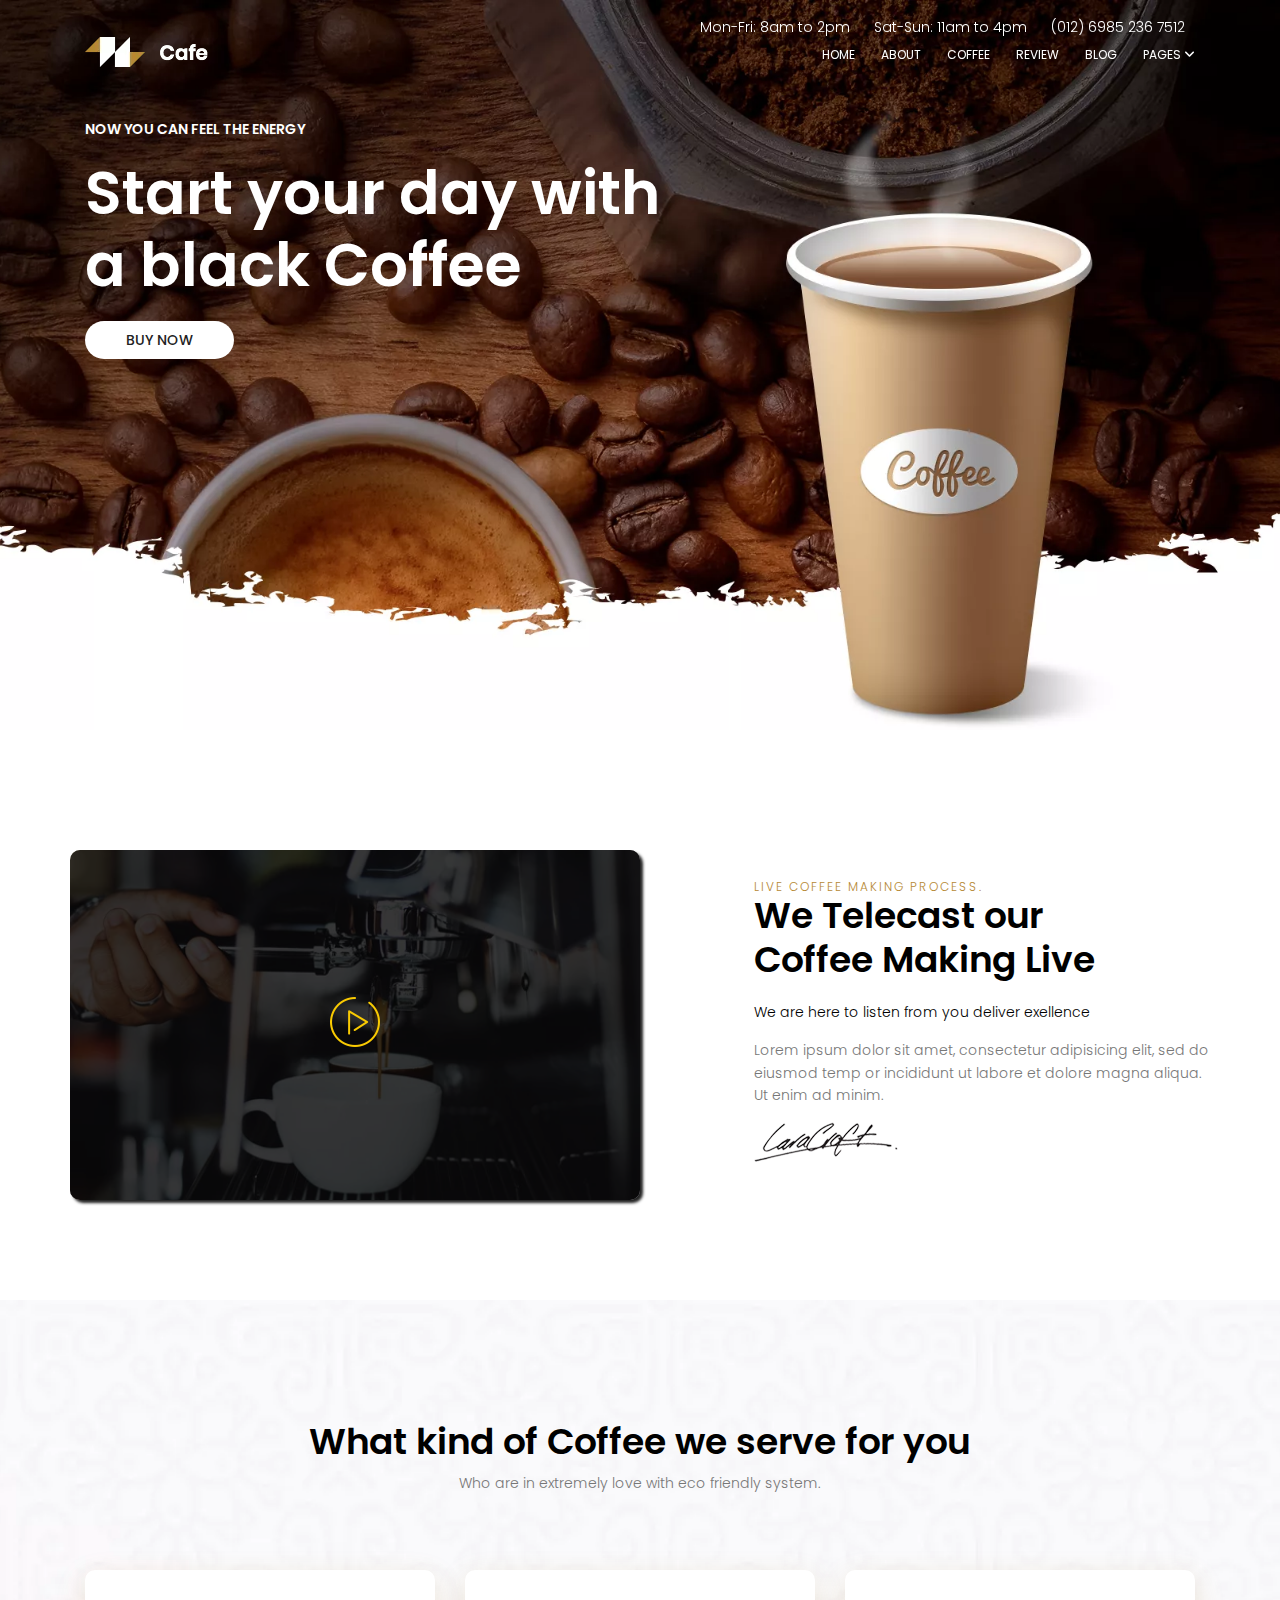
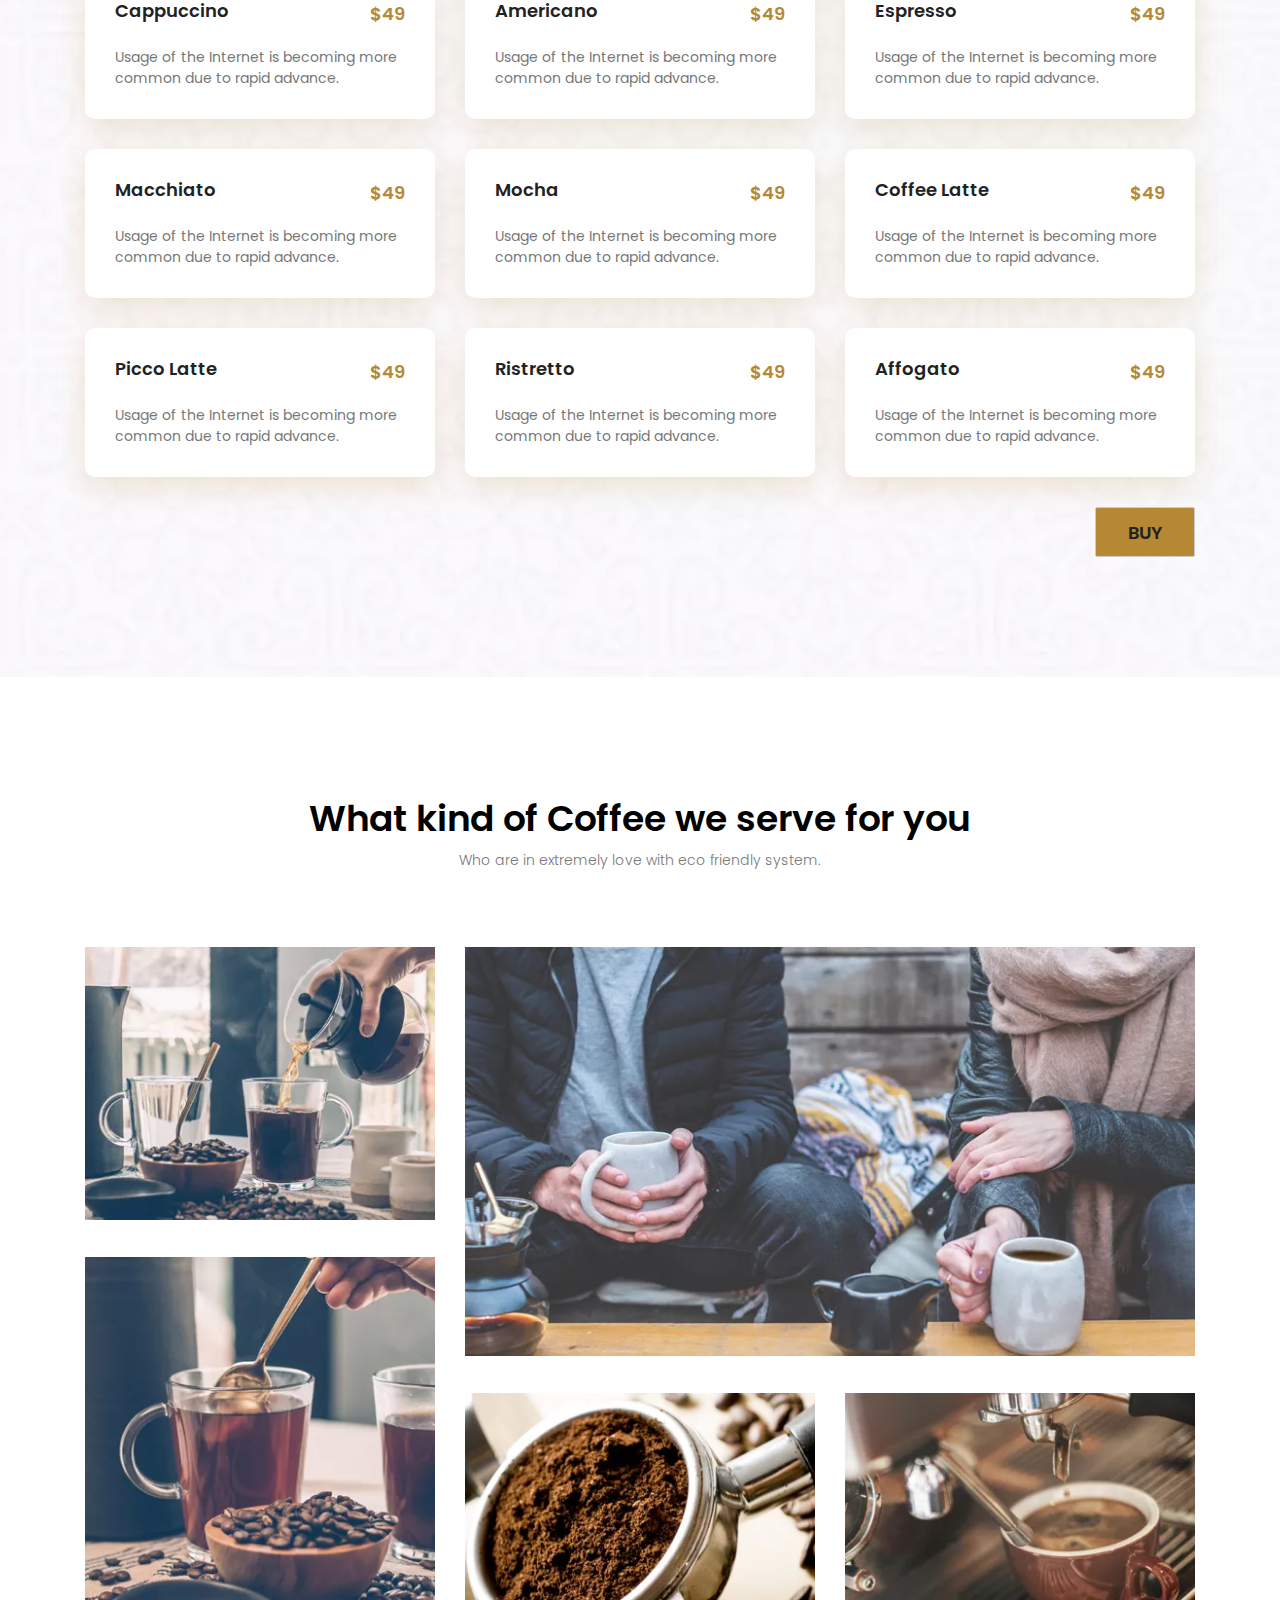
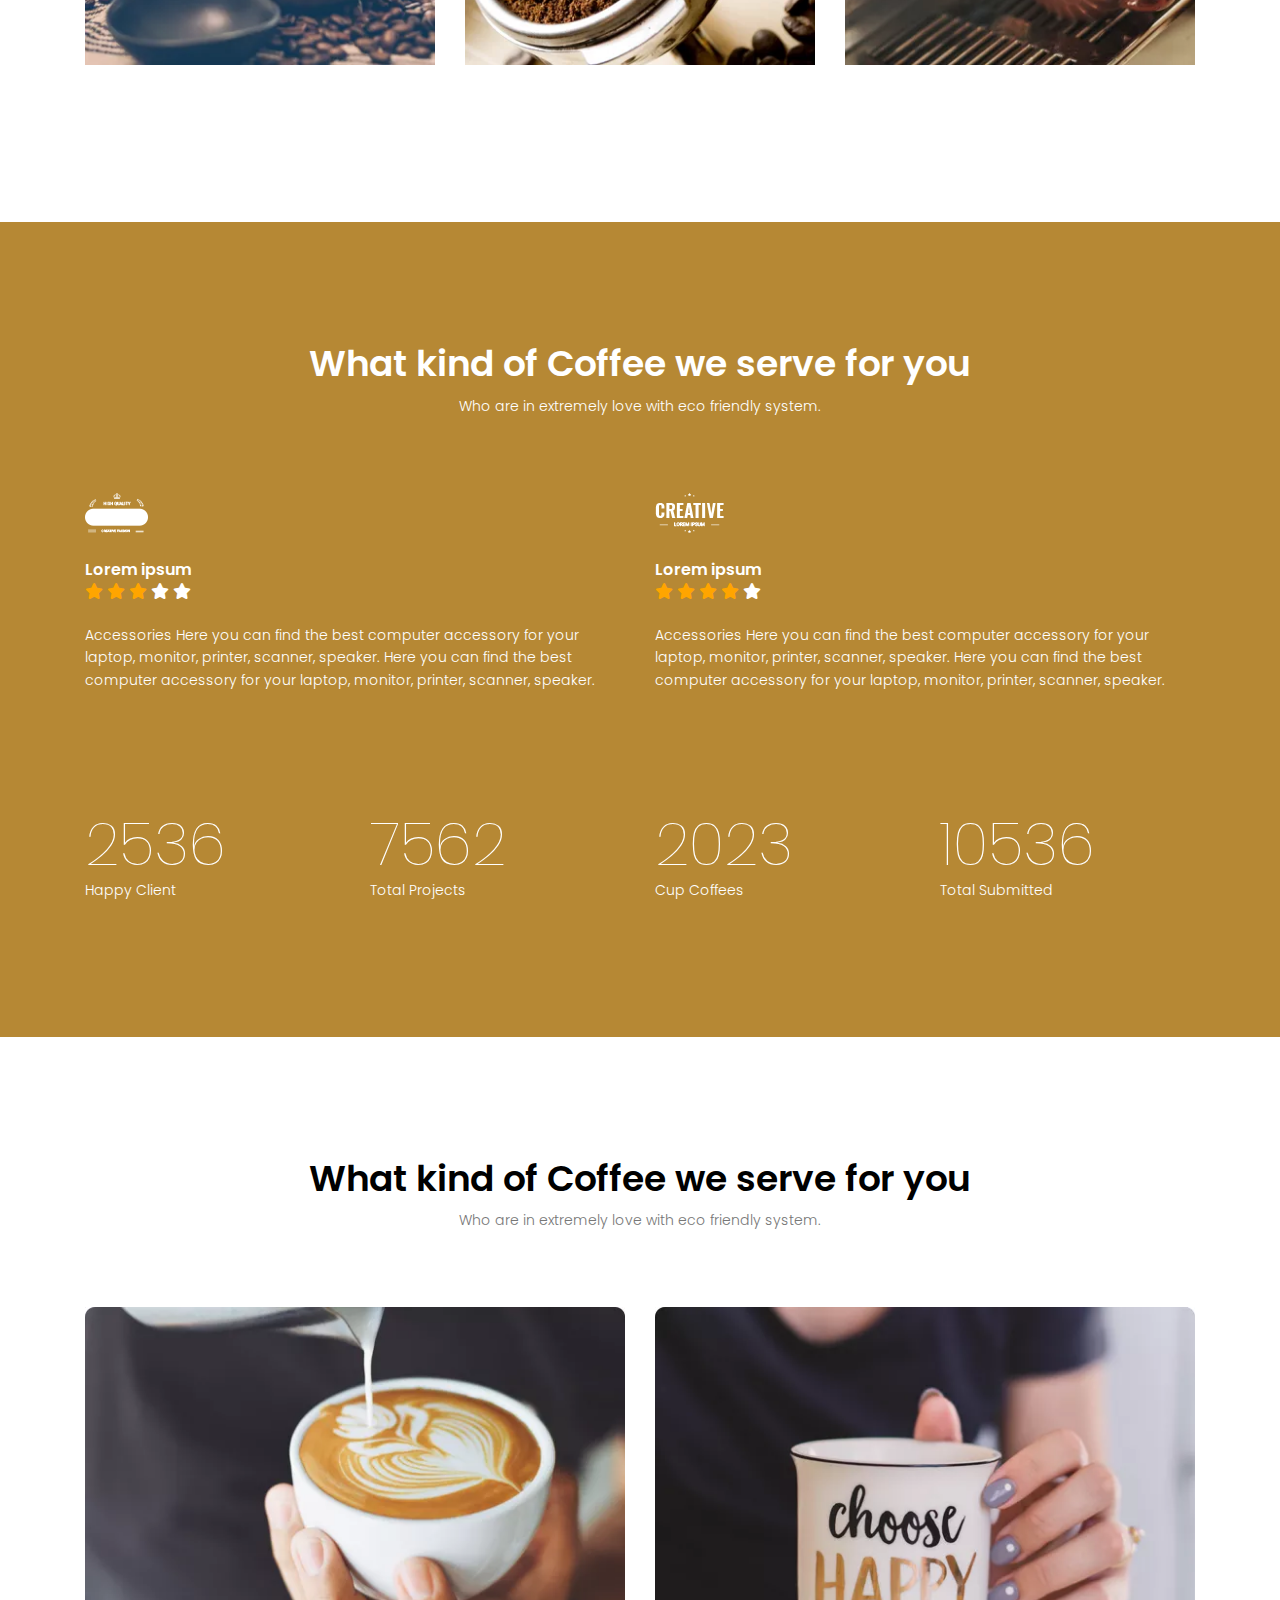
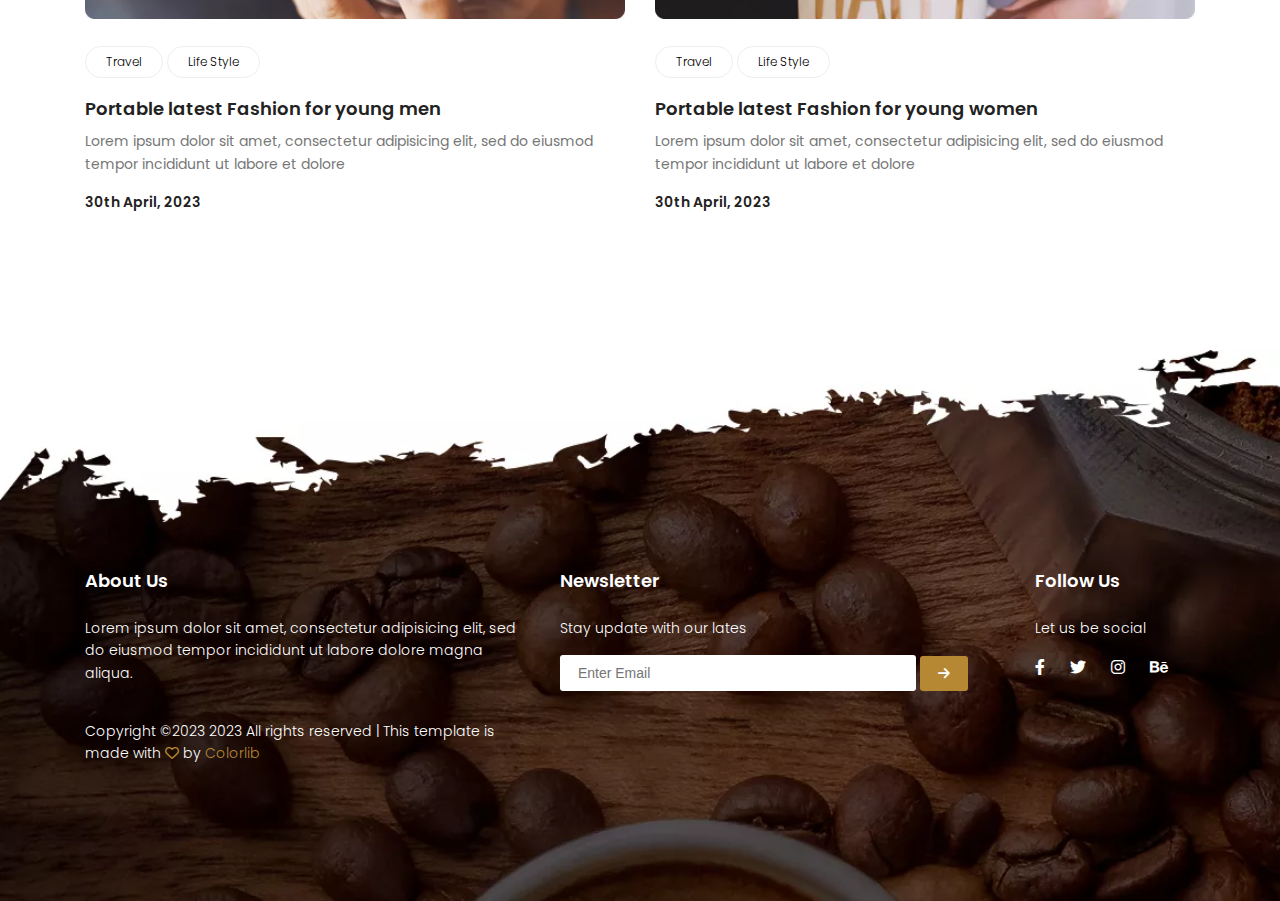
<file: index.html>
<!DOCTYPE html>
<html lang="en">
<head>
    <meta charset="UTF-8">
    <meta name="viewport" content="width=device-width, initial-scale=1.0">
    <title>Coffee - N4</title>
    <link rel="shortcut icon" href="./asset/img/logo-icon/logoo.png" type="image/x-icon">
    <link href="https://fonts.googleapis.com/css?family=Poppins:100,200,400,300,500,600,700" rel="stylesheet">
    <link rel="stylesheet" href="./asset/css/style.css">
    <link rel="stylesheet" href="./asset/css/responsive.css">
    <link rel="stylesheet" href="./asset/font/fontawesome-free-6.4.2-web/fontawesome-free-6.4.2-web/css/all.css">
</head>
<body>
    <div id="main">
        <div id="header">
            <!-- header-top -->
            <div class="header-top">
                <div class="container">
                    <div class="row justify-content-end">
                        <div class="no-padding col-8 col-s-8">
                            <ul>
                                <li>Mon-Fri: 8am to 2pm</li>
                                <li>Sat-Sun: 11am to 4pm</li>
                                <li>
                                    <a href="tel:(012) 6985 236 7512">(012) 6985 236 7512</a>
                                </li>
                            </ul>
                        </div>
                    </div>
                </div>
            </div>
            <!-- header-top -->

            <!-- Nav -->
            <div class="nav-container">
                <div id="nav-bar" class="container row align-items-center justify-content-between">
                    <div id="logo">
                        <a href="./index.html">
                            <img src="./asset/img/header_banner/logo.png" alt="">
                        </a>
                    </div>
                    <ul id="nav">
                        <li><a href="#">Home</a></li>
                        <li><a href="#content-about">About</a></li>
                        <li><a href="#content-coffee">Coffee</a></li>
                        <li><a href="#content-review">Review</a></li>
                        <li><a href="#content-blog">Blog</a></li>
                        <li>
                            <a href="#">
                                Pages
                                <i class="fa-solid fa-angle-down"></i>
                            </a>
                            <ul class="subnav">
                                <li><a href="menu.html">Menu</a></li>
                                <li><a href="member.html">Member</a></li>
                            </ul>
                        </li>
                    </ul>

                    <label for="nav-mobile-input" id="mobile-menu" class="mobile-menu-btn js-mobile-menu">
                        <i class="menu-icon fa-solid fa-bars"></i>
                    </label>
                </div>
            </div>
            <!-- Nav -->
        </div>

        <div id="banner">
            <div class="container">
                <div class="banner-content row d-flex justify-content-start align-items-center fullscreen">
                    <div class="text-content col-7">
                        <h6 class="pre-heading">NOW YOU CAN FEEL THE ENERGY</h6>
                        <h1 class="heading">Start your day with 
                            <br>
                            a black Coffee
                        </h1>
                        <a href="#content-coffee" class="banner-btn">BUY NOW</a>
                    </div>
                </div>
            </div>
        </div>
        
        <div id="content">
            <div id="content-about" class="section-gap pb-100">
                <div class="container">
                    <div class="overlay-right row justify-content-start align-items-center">
                        <div class="overlay-right-back col-6 pr-15 pl-15 d-flex justify-content-center align-items-center">
                            <div class="overlay overlay-right-pos"></div>
                            <a class="play-btn" href="https://www.youtube.com/watch?v=ARA0AxrnHdM" target="_blank">
                                <img class="img-fluid" src="./asset/img/content-about/play-icon.png" alt="">
                            </a>
                        </div>
                        
                        <div class="overlay-left col-6">
                            <h6>LIVE COFFEE MAKING PROCESS.</h6>
                            <h1>We Telecast our 
                                <br>
                                Coffee Making Live</h1>
                            <p>We are here to listen from you deliver exellence</p>
                            <p style="color: #777777;">Lorem ipsum dolor sit amet, consectetur adipisicing elit, sed do eiusmod temp or incididunt ut labore et dolore magna aliqua. Ut enim ad minim.</p>
                            <img src="./asset/img/content-about/signature.png" alt="">
                        </div>
                    </div>
                </div>
            </div>

            <div id="content-coffee" class="section-gap">
                <div class="container">
                    <div class="row d-flex justify-content-center">
                        <div class="menu-content col-10 pr-15 pl-15 pb-60">
                            <div class="menu-title">
                                <h1>What kind of Coffee we serve for you</h1>
                                <p>Who are in extremely love with eco friendly system.</p>
                            </div>
                        </div>
                    </div>

                    <div class="row">
                        <div class="col-4 pr-15 pl-15">
                            <div class="menu-single-list-content">
                                <div class="list-content justify-content-between d-flex">
                                    <h4>Cappuccino</h4>
                                    <p class="price"> $49 </p>
                                </div>
                                <p>Usage of the Internet is becoming more common due to rapid advance.</p>
                            </div>
                        </div>

                        <div class="col-4 pr-15 pl-15">
                            <div class="menu-single-list-content">
                                <div class="list-content justify-content-between d-flex">
                                    <h4>Americano</h4>
                                    <p class="price"> $49 </p>
                                </div>
                                <p>Usage of the Internet is becoming more common due to rapid advance.</p>
                            </div>
                        </div>

                        <div class="col-4 pr-15 pl-15">
                            <div class="menu-single-list-content">
                                <div class="list-content justify-content-between d-flex">
                                    <h4>Espresso</h4>
                                    <p class="price"> $49 </p>
                                </div>
                                <p>Usage of the Internet is becoming more common due to rapid advance.</p>
                            </div>
                        </div>

                        <div class="col-4 pr-15 pl-15">
                            <div class="menu-single-list-content">
                                <div class="list-content justify-content-between d-flex">
                                    <h4>Macchiato</h4>
                                    <p class="price"> $49 </p>
                                </div>
                                <p>Usage of the Internet is becoming more common due to rapid advance.</p>
                            </div>
                        </div>

                        <div class="col-4 pr-15 pl-15">
                            <div class="menu-single-list-content">
                                <div class="list-content justify-content-between d-flex">
                                    <h4>Mocha</h4>
                                    <p class="price"> $49 </p>
                                </div>
                                <p>Usage of the Internet is becoming more common due to rapid advance.</p>
                            </div>
                        </div>

                        <div class="col-4 pr-15 pl-15">
                            <div class="menu-single-list-content">
                                <div class="list-content justify-content-between d-flex">
                                    <h4>Coffee Latte</h4>
                                    <p class="price"> $49 </p>
                                </div>
                                <p>Usage of the Internet is becoming more common due to rapid advance.</p>
                            </div>
                        </div>

                        <div class="col-4 pr-15 pl-15">
                            <div class="menu-single-list-content">
                                <div class="list-content justify-content-between d-flex">
                                    <h4>Picco Latte</h4>
                                    <p class="price"> $49 </p>
                                </div>
                                <p>Usage of the Internet is becoming more common due to rapid advance.</p>
                            </div>
                        </div>

                        <div class="col-4 pr-15 pl-15">
                            <div class="menu-single-list-content">
                                <div class="list-content justify-content-between d-flex">
                                    <h4>Ristretto</h4>
                                    <p class="price"> $49 </p>
                                </div>
                                <p>Usage of the Internet is becoming more common due to rapid advance.</p>
                            </div>
                        </div>

                        <div class="col-4 pr-15 pl-15">
                            <div class="menu-single-list-content">
                                <div class="list-content justify-content-between d-flex">
                                    <h4>Affogato</h4>
                                    <p class="price"> $49 </p>
                                </div>
                                <p>Usage of the Internet is becoming more common due to rapid advance.</p>
                            </div>
                        </div>
                    </div>

                    <div class="menu-btn">
                        <a class="menu-btn-content buy-btn js-buy-coffee" href="./menu.html">
                            BUY
                        </a>
                    </div>
                </div>
            </div>

            <div id="gallery" class="section-gap">
                <div class="container">
                    <div class="row d-flex justify-content-center">
                        <div class="menu-content col-10 pr-15 pl-15 pb-60">
                            <div class="menu-title">
                                <h1>What kind of Coffee we serve for you</h1>
                                <p>Who are in extremely love with eco friendly system.</p>
                            </div>
                        </div>
                    </div>

                    <div class="row">
                        <div class="col-4 pr-15 pl-15">
                            <img class="mg-bt-30 img-fluid" src="./asset/img/gallery-img/g1.jpg" alt="">
                            <img class="mg-bt-30 img-fluid" src="./asset/img/gallery-img/g2.jpg" alt="">
                        </div>

                        <div class="col-8 pr-15 pl-15 pd-right-32">
                            <div class = "pd-left-15">
                                <img class="img-fluid mg-bt-30 " src="./asset/img/gallery-img/g3.jpg" alt="">
                            </div>
                            <div class="row">
                                <div class="col-6 pr-15 pl-15">
                                    <img class="mg-bt-30 img-fluid" src="./asset/img/gallery-img/g4.jpg" alt="">
                                </div>

                                <div class="col-6 pr-15 pl-15">
                                    <img class="mg-bt-30 img-fluid" src="./asset/img/gallery-img/g5.jpg" alt="">
                                </div>
                            </div>
                        </div>
                    </div>
                </div>
            </div>

            <div id="content-review" class="section-gap">
                <div class="container">
                    <div class="row d-flex justify-content-center">
                        <div class="menu-content col-10 pr-15 pl-15 pb-60">
                            <div class="menu-title">
                                <h1>What kind of Coffee we serve for you</h1>
                                <p>Who are in extremely love with eco friendly system.</p>
                            </div>
                        </div>
                    </div>

                    <div class="review row">
                        <div class="review-right col-6 col-s-6">
                            <img src="./asset/img/review/r1.png" alt="">
                            <div class="review-title">
                                <h4>Lorem ipsum</h4>
                                <div class="star">
                                    <span class="fa fa-star checked"></span>
                                    <span class="fa fa-star checked"></span>
                                    <span class="fa fa-star checked"></span>
                                    <span class="fa fa-star "></span>
                                    <span class="fa fa-star "></span>
                                </div>
                            </div>
                            <p>
                                Accessories Here you can find the best computer accessory for your laptop, monitor, printer, scanner, speaker. Here you can find the best computer accessory for your laptop, monitor, printer, scanner, speaker.
                            </p>
                        </div>

                        <div class="review-left col-6 col-s-6">
                            <img src="./asset/img/review/r2.png" alt="">
                            <div class="review-title">
                                <h4>Lorem ipsum</h4>
                                <div class="star">
                                    <span class="fa fa-star checked"></span>
                                    <span class="fa fa-star checked"></span>
                                    <span class="fa fa-star checked"></span>
                                    <span class="fa fa-star checked"></span>
                                    <span class="fa fa-star "></span>
                                </div>
                            </div>
                            <p>
                                Accessories Here you can find the best computer accessory for your laptop, monitor, printer, scanner, speaker. Here you can find the best computer accessory for your laptop, monitor, printer, scanner, speaker.
                            </p>
                        </div>
                    </div>

                    <div class="quantity row">
                        <div class="quantity-content col-3 col-s-6 pr-15 pl-15"> 
                            <h1>
                                2536
                            </h1>
                            <p>
                                Happy Client
                            </p>
                        </div>

                        <div class="quantity-content col-3 col-s-6 pr-15 pl-15"> 
                            <h1>
                                7562
                            </h1>
                            <p>
                                Total Projects
                            </p>
                        </div>

                        <div class="quantity-content col-3 col-s-6 pr-15 pl-15"> 
                            <h1>
                                2023
                            </h1>
                            <p>
                                Cup Coffees
                            </p>
                        </div>

                        <div class="quantity-content col-3 col-s-6 pr-15 pl-15"> 
                            <h1>
                                10536
                            </h1>
                            <p>
                                Total Submitted
                            </p>
                        </div>

                    </div>
                </div>
            </div>

            <div id="content-blog" class="section-gap">
                <div class="container">
                    <div class="row d-flex justify-content-center">
                        <div class="menu-content col-10 pr-15 pl-15 pb-60">
                            <div class="menu-title">
                                <h1>What kind of Coffee we serve for you</h1>
                                <p>Who are in extremely love with eco friendly system.</p>
                            </div>
                        </div>
                    </div>

                    <div class="blog row">
                        <div class="blog-content col-6 col-s-6 col-xs-12">
                            <img src="./asset/img/blog/b1.jpg" alt="">
                            <ul class="blog-tags">
                                <li>Travel</li>
                                <li>Life Style</li>
                            </ul>
                            <a href="">
                                <h4>Portable latest Fashion for young men</h4>
                            </a>
                            <p>Lorem ipsum dolor sit amet, consectetur adipisicing elit, sed do eiusmod tempor incididunt ut labore et dolore</p>
                            <p class="date">30th April, 2023</p>
                        </div>

                        <div class="blog-content col-6 col-s-6 col-xs-12">
                            <img src="./asset/img/blog/b2.jpg" alt="">
                            <ul class="blog-tags">
                                <li>Travel</li>
                                <li>Life Style</li>
                            </ul>
                            <a href="">
                                <h4>Portable latest Fashion for young women</h4>
                            </a>
                            <p>Lorem ipsum dolor sit amet, consectetur adipisicing elit, sed do eiusmod tempor incididunt ut labore et dolore</p>
                            <p class="date">30th April, 2023</p>
                        </div>
                    </div>
                </div>  
            </div>
        </div>

        <div id="footer" class="section-gap">
            <div class="container">
                <div class="footer-area row">
                    <div class="col-5 col-s-6 pr-15 pl-15">
                        <div class="about-us mg-tb-mgb-30">
                            <h6>About Us</h6>
                            <p>Lorem ipsum dolor sit amet, consectetur adipisicing elit, sed do eiusmod tempor incididunt ut labore dolore magna aliqua.</p>
                            <p class="footer-copy">
                                Copyright ©2023 2023 All rights reserved | This template is made with <i class="fa-regular fa-heart" style="color: #b68834;"></i> by <a href="" style="color: #b68834; text-decoration: none;">Colorlib</a>
                            </p>
                        </div>
                    </div>

                    <div class="col-5 col-s-6 pr-15 pl-15">
                        <div class="contact mg-tb-mgb-30">
                            <h6>Newsletter</h6>
                            <p>Stay update with our lates</p>
                            <div>
                                <form action="">
                                    <input type="email" name="EMAIL" class="footer-email" id="" placeholder="Enter Email" required>
                                    <button class="footer-email-btn"><i class="fa-solid fa-arrow-right" style="color: #ffffff;"></i></button>
                                </form>
                            </div>
                        </div>
                    </div>

                    <div class="col-2 col-s-6 pr-15 pl-15 mb-mgt-30">
                        <div class="social mg-tb-mgb-30">
                            <h6>Follow Us</h6>
                            <p>Let us be social</p>
                            <div style="display: flex;">
                                <a href=""><i class="fa-brands fa-facebook-f"></i></a>
                                <a href=""><i class="fa-brands fa-twitter"></i></a>
                                <a href=""><i class="fa-brands fa-instagram"></i></a>
                                <a href=""><i class="fa-brands fa-behance"></i></a>
                            </div>
                        </div>
                    </div>
                </div>
            </div>
        </div> 

        <div id="mobile-nav">
            <input type="checkbox" name="" hidden class="nav__input" id="nav-mobile-input">
    
            <nav class="nav__mobile">
                <label for="nav-mobile-input" class="nav__mobile-close">
                    <i class="fa-solid fa-xmark"></i>
                </label>
                <ul class="nav__mobile-list">
                    <li class="nav__mobile-link"><a href="#">Home</a></li>
                    <li class="nav__mobile-link"><a href="#content-about">About</a></li>
                    <li class="nav__mobile-link"><a href="#content-coffee">Coffee</a></li>
                    <li class="nav__mobile-link"><a href="#content-review">Review</a></li>
                    <li class="nav__mobile-link"><a href="#content-blog">Blog</a></li>
                    <li class="mobile-nav-extend">
                        <label for="sub-nav-mobile-input" class="sub-nav-show d-flex justify-content-between">
                            <span> Pages </span>
                            <i class="show-nav fa-solid fa-angle-down"></i>
                            <!-- <i class="hide-nav fa-solid fa-angle-up"></i> -->
                        </label>
                        <input type="checkbox" name="" hidden class="sub-nav__input" id="sub-nav-mobile-input">
                        <ul id="mb-sub-nav" class="mobile-sub-nav">
                            <li class="sub-nav-list"><a href="menu.html">Menu</a></li>
                            <li class="sub-nav-list"><a href="member.html">Member</a></li>
                        </ul>
                    </li>
                </ul>
            </nav>
    
            <label for="nav-mobile-input" class="nav__overlay"></label>
        </div>
    </div>
<script>
    window.onscroll = function() {myFunction()};

    var header = document.getElementById('header');
    var scroll = header.offsetTop;

    function myFunction() {
        if (window.pageYOffset > scroll) {
            header.classList.add('scroll');
        } else {
            header.classList.remove('scroll');
        }
    }
</script>
</body>
</html>
</file>
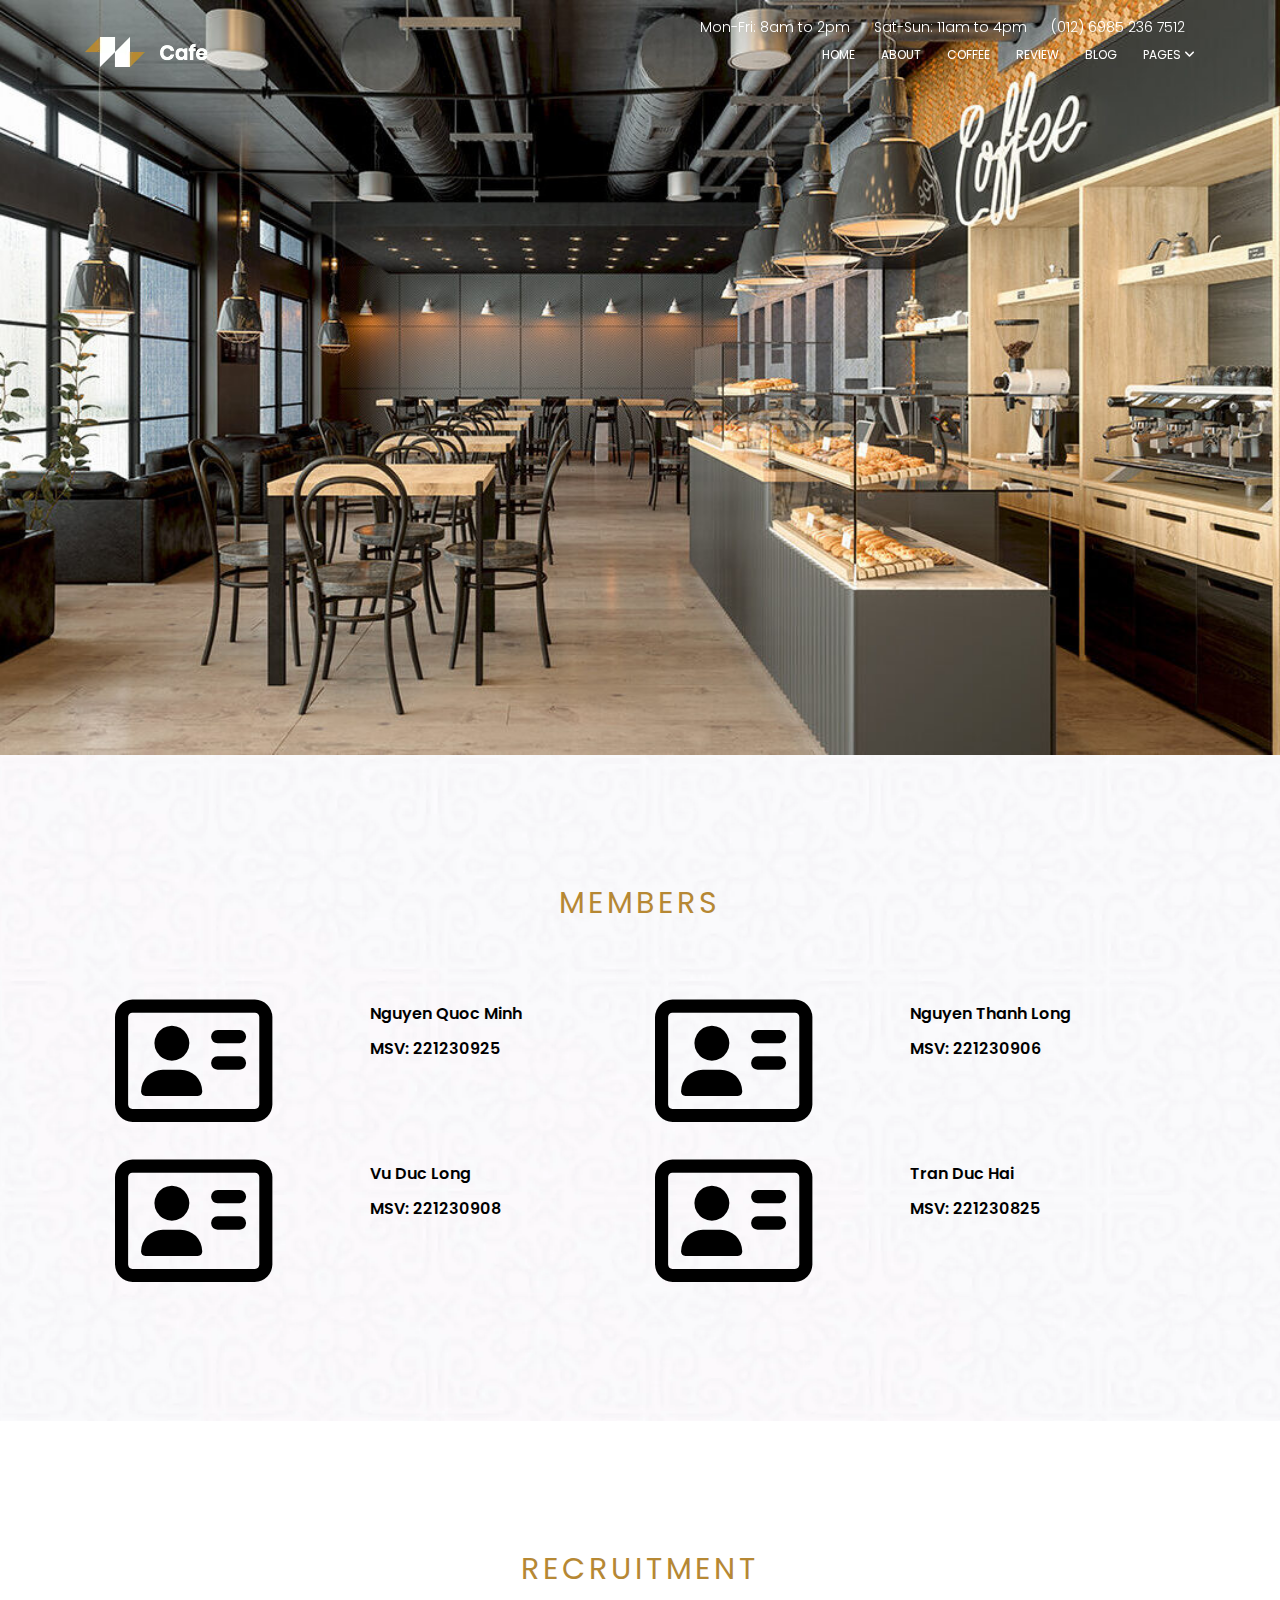
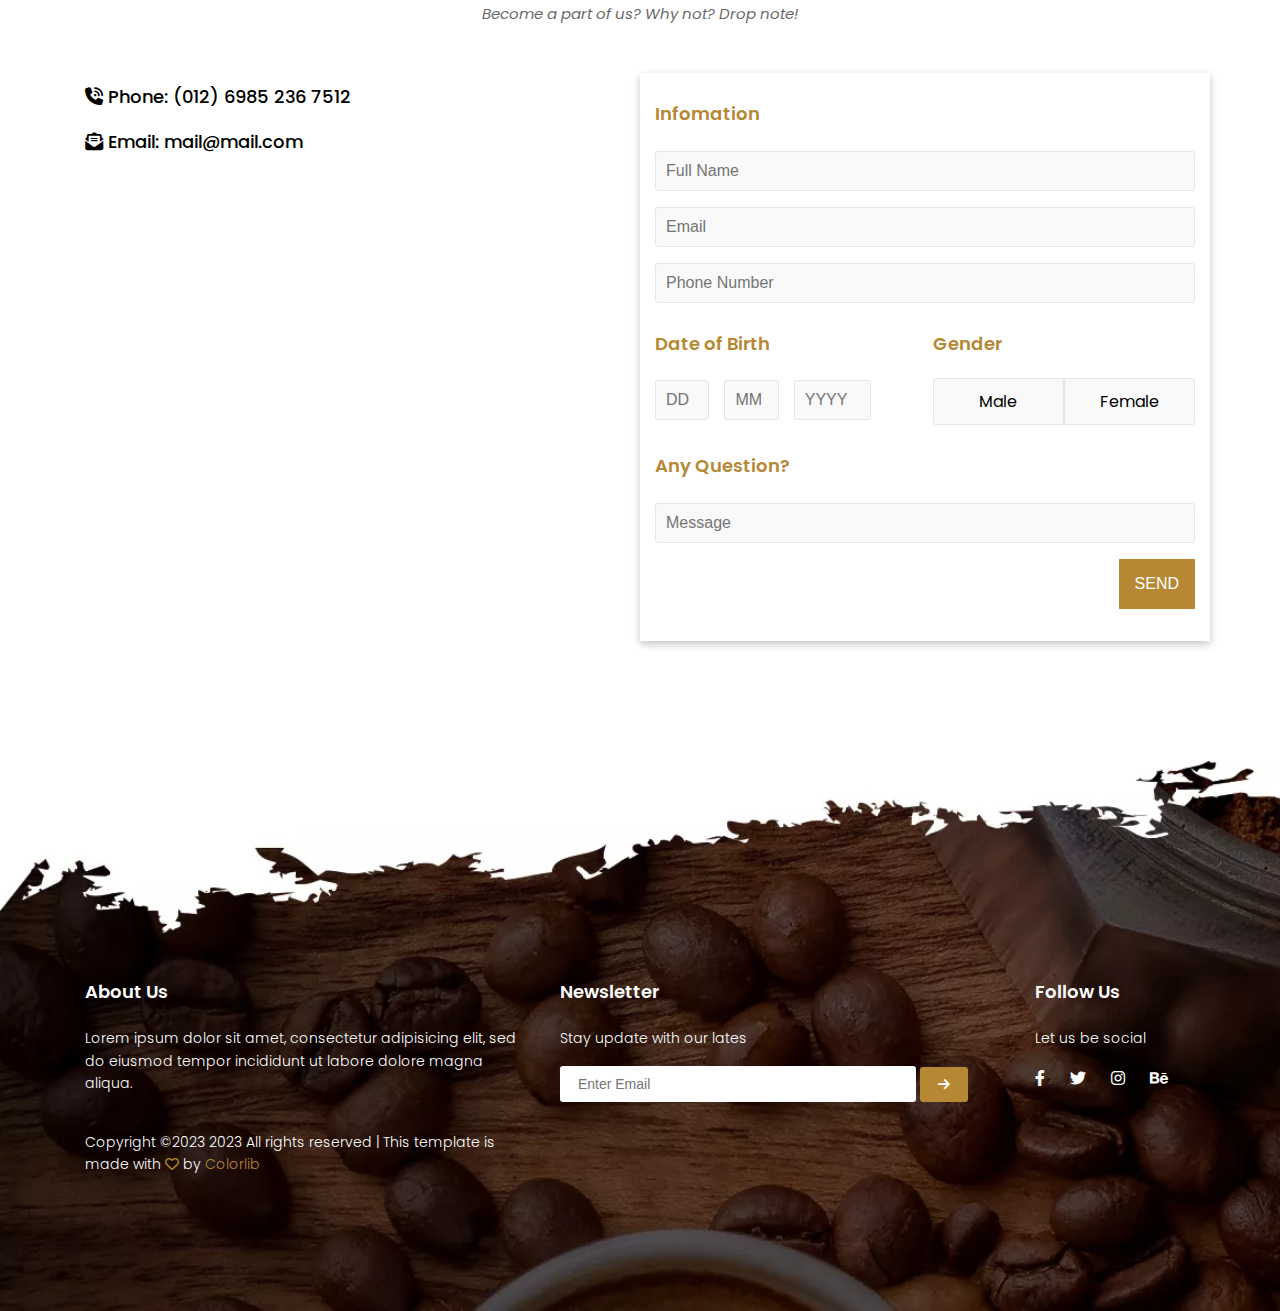
<file: member.html>
<!DOCTYPE html>
<html lang="en">
<head>
    <meta charset="UTF-8">
    <meta name="viewport" content="width=device-width, initial-scale=1.0">
    <title>Members</title>
    <link rel="shortcut icon" href="./asset/img/logo-icon/logoo.png" type="image/x-icon">
    <link href="https://fonts.googleapis.com/css?family=Poppins:100,200,400,300,500,600,700" rel="stylesheet">
    <link rel="stylesheet" href="./asset/css/style.css">
    <link rel="stylesheet" href="./asset/css/member.css">
    <link rel="stylesheet" href="./asset/css/responsive.css">
    <link rel="stylesheet" href="./asset/font/fontawesome-free-6.4.2-web/fontawesome-free-6.4.2-web/css/all.css">
</head>
<body>
    <div id="main">
        <div id="header">
            <!-- header-top -->
            <div class="header-top">
                <div class="container">
                    <div class="row justify-content-end">
                        <div class="no-padding col-8 col-s-8">
                            <ul>
                                <li>Mon-Fri: 8am to 2pm</li>
                                <li>Sat-Sun: 11am to 4pm</li>
                                <li>
                                    <a href="tel:(012) 6985 236 7512">(012) 6985 236 7512</a>
                                </li>
                            </ul>
                        </div>
                    </div>
                </div>
            </div>
            <!-- header-top -->

            <!-- Nav -->
            <div class="nav-container">
                <div id="nav-bar" class="container row align-items-center justify-content-between">
                    <div id="logo">
                        <a href="./index.html">
                            <img src="./asset/img/header_banner/logo.png" alt="">
                        </a>
                    </div>
                    <ul id="nav">
                        <li><a href="index.html">Home</a></li>
                        <li><a href="index.html">About</a></li>
                        <li><a href="menu.html">Coffee</a></li>
                        <li><a href="index.html">Review</a></li>
                        <li><a href="index.html">Blog</a></li>
                        <li>
                            <a href="#">
                                Pages
                                <i class="fa-solid fa-angle-down"></i>
                            </a>
                            <ul class="subnav">
                                <li><a href="menu.html">Menu</a></li>
                                <li><a href="member.html">Member</a></li>
                            </ul>
                        </li>
                    </ul>

                    
                    <label for="nav-mobile-input" id="mobile-menu" class="mobile-menu-btn js-mobile-menu">
                        <i class="menu-icon fa-solid fa-bars"></i>
                    </label>
                </div>
            </div>
            <!-- Nav -->
        </div>
        
        <div id="slider">
            <img class="slides" src="./asset/img/member/bg1.jpg">
            <img class="slides" src="./asset/img/member/bg2.jpg">
            <img class="slides" src="./asset/img/member/bg3.jpg">
        </div>

        <div id="members" class="section-gap">
            <div class="container">
                <h1 class="member__header">MEMBERS</h1>
                <div class="member__list row justify-content-center">
                    <div class="member__info col-6 col-s-6 pr-15 pl-15 row">
                        <i class="fa-regular fa-address-card col-6 pr-15 pl-15"></i>
                        <div class="member__name">
                            <p>Nguyen Quoc Minh</p>
                            <p>MSV: 221230925</p>
                        </div>
                    </div>
                    <div class="member__info col-6 col-s-6 pr-15 pl-15 row">
                        <i class="fa-regular fa-address-card col-6 pr-15 pl-15"></i>
                        <div class="member__name">
                            <p>Nguyen Thanh Long</p>
                            <p>MSV: 221230906</p>
                        </div>
                    </div>
                    <div class="member__info col-6 col-s-6 pr-15 pl-15 row">
                        <i class="fa-regular fa-address-card col-6 pr-15 pl-15"></i>
                        <div class="member__name">
                            <p>Vu Duc Long</p>
                            <p>MSV: 221230908</p>
                        </div>
                    </div>
                    <div class="member__info col-6 col-s-6 pr-15 pl-15 row">
                        <i class="fa-regular fa-address-card col-6 pr-15 pl-15"></i>
                        <div class="member__name">
                            <p>Tran Duc Hai</p>
                            <p>MSV: 221230825</p>
                        </div>
                    </div>
                </div>
            </div>
        </div>
        
        <div id="contact" class="section-gap">
            <div class="container">
                <div class="contact__heading">
                    <h2>Recruitment</h2>
                    <p>Become a part of us? Why not? Drop note!</p>
                </div>
                
                <div class="row">
                    <div class="contact__info col-6 col-s-12 pr-15 pl-15">
                        <p>
                            <i class="fa-solid fa-phone-volume"></i>
                            Phone:  
                            <a href="tel:(012) 6985 236 7512">(012) 6985 236 7512</a>
                        </p>
                        <p>
                            <i class="fa-solid fa-envelope-open-text"></i>
                            Email: 
                            <a href="mailto:mail@mail.com">mail@mail.com</a>
                        </p>
                    </div>

                    <div class="contact__form col-6 col-s-12 pr-15 pl-15">
                        <form action="">
                            <div class="row pr-15">
                                <h4 class="pr-15 pl-15">Infomation</h4>
                                <div class="col-12 col-s-12 pl-15">
                                    <input type="text" name="fullname" class="contact__input" placeholder="Full Name" required/>
                                </div>
        
                                <div class="col-12 col-s-12 pl-15">
                                    <input type="email" name="email" class="contact__input" placeholder="Email" required/>
                                </div>

                                <div class="col-12 col-s-12 pl-15">
                                    <input type="text" name="Phone" class="contact__input" placeholder="Phone Number" required/>
                                </div>
                            </div>

                            <div class="row pr-15">
                                <div class="col-6 col-s-6 pr-15 pl-15">
                                  <h4>Date of Birth</h4>
                                  <div class="row">
                                    <div class="col-3 col-s-4 pl-15">
                                      <input type="text" name="day" id="dateInput" class="contact__input" placeholder="DD"/>
                                    </div>
                                    <div class="col-3 col-s-4 pl-15">
                                      <input type="text" name="month" id="monthInput" class="contact__input" placeholder="MM"/>
                                    </div>
                                    <div class="col-4 col-s-4 pl-15">
                                      <input type="text" name="year" id="yearInput" class="contact__input" placeholder="YYYY"/>
                                    </div>
                                  </div>
                                </div>

                                <div class="col-6 col-s-6 pl-15">
                                    <h4>Gender</h4>
                                    <div class="input-group">
                                      <input id="gender-male" hidden type="radio" name="gender" value="male"/>
                                      <label for="gender-male" class="gender__input">Male</label>
                                      <input id="gender-female" hidden type="radio" name="gender" value="female"/>
                                      <label for="gender-female"class="gender__input">Female</label>
                                    </div>
                                </div>
                            </div>

                            <div class="">
                                <h4>Any Question?</h4>
                                <div class="col-12 col-s-12">
                                    <input type="text" class="contact__input" placeholder="Message">
                                </div>
                            </div>

                            <input type="submit" class="submit-btn" value="SEND" onclick="validateDOB()">
                        </form>
                    </div>
                </div>
            </div>
        </div>

        <div id="footer" class="section-gap ">
            <div class="container">
                <div class="footer-area row">
                    <div class="col-5 col-s-6 pr-15 pl-15">
                        <div class="about-us mg-tb-mgb-30">
                            <h6>About Us</h6>
                            <p>Lorem ipsum dolor sit amet, consectetur adipisicing elit, sed do eiusmod tempor incididunt ut labore dolore magna aliqua.</p>
                            <p class="footer-copy">
                                Copyright ©2023 2023 All rights reserved | This template is made with <i class="fa-regular fa-heart" style="color: #b68834;"></i> by <a href="" style="color: #b68834; text-decoration: none;">Colorlib</a>
                            </p>
                        </div>
                    </div>

                    <div class="col-5 col-s-6 pr-15 pl-15">
                        <div class="contact mg-tb-mgb-30">
                            <h6>Newsletter</h6>
                            <p>Stay update with our lates</p>
                            <div>
                                <form action="">
                                    <input type="email" name="EMAIL" class="footer-email" id="" placeholder="Enter Email" required>
                                    <button class="footer-email-btn"><i class="fa-solid fa-arrow-right" style="color: #ffffff;"></i></button>
                                </form>
                            </div>
                        </div>
                    </div>

                    <div class="col-2 col-s-6 pr-15 pl-15 mb-mgt-30">
                        <div class="social mg-tb-mgb-30">
                            <h6>Follow Us</h6>
                            <p>Let us be social</p>
                            <div style="display: flex;">
                                <a href=""><i class="fa-brands fa-facebook-f"></i></a>
                                <a href=""><i class="fa-brands fa-twitter"></i></a>
                                <a href=""><i class="fa-brands fa-instagram"></i></a>
                                <a href=""><i class="fa-brands fa-behance"></i></a>
                            </div>
                        </div>
                    </div>
                </div>
            </div>
        </div> 
    </div>

    <div id="mobile-nav">
        <input type="checkbox" name="" hidden class="nav__input" id="nav-mobile-input">

        <nav class="nav__mobile">
            <label for="nav-mobile-input" class="nav__mobile-close">
                <i class="fa-solid fa-xmark"></i>
            </label>
            <ul class="nav__mobile-list">
                <li class="nav__mobile-link"><a href="index.html">Home</a></li>
                <li class="nav__mobile-link"><a href="index.html">About</a></li>
                <li class="nav__mobile-link"><a href="menu.html">Coffee</a></li>
                <li class="nav__mobile-link"><a href="index.html">Review</a></li>
                <li class="nav__mobile-link"><a href="index.html">Blog</a></li>
                <li class="mobile-nav-extend">
                    <label for="sub-nav-mobile-input" class="sub-nav-show d-flex justify-content-between">
                        <span> Pages </span>
                        <i class="show-nav fa-solid fa-angle-down"></i>
                        <!-- <i class="hide-nav fa-solid fa-angle-up"></i> -->
                    </label>
                    <input type="checkbox" name="" hidden class="sub-nav__input" id="sub-nav-mobile-input">
                    <ul id="mb-sub-nav" class="mobile-sub-nav">
                        <li class="sub-nav-list"><a href="menu.html">Menu</a></li>
                        <li class="sub-nav-list"><a href="member.html">Member</a></li>
                    </ul>
                </li>
            </ul>
        </nav>

        <label for="nav-mobile-input" class="nav__overlay"></label>
    </div>
    
<script>
    window.onscroll = function() {myFunction()};

    var header = document.getElementById('header');
    var scroll = header.offsetTop;

    function myFunction() {
        if (window.pageYOffset > scroll) {
            header.classList.add('scroll');
        } else {
            header.classList.remove('scroll');
        }
    }
</script>
<script src="./asset/js/main.js"></script>
</body>
</html>
</file>
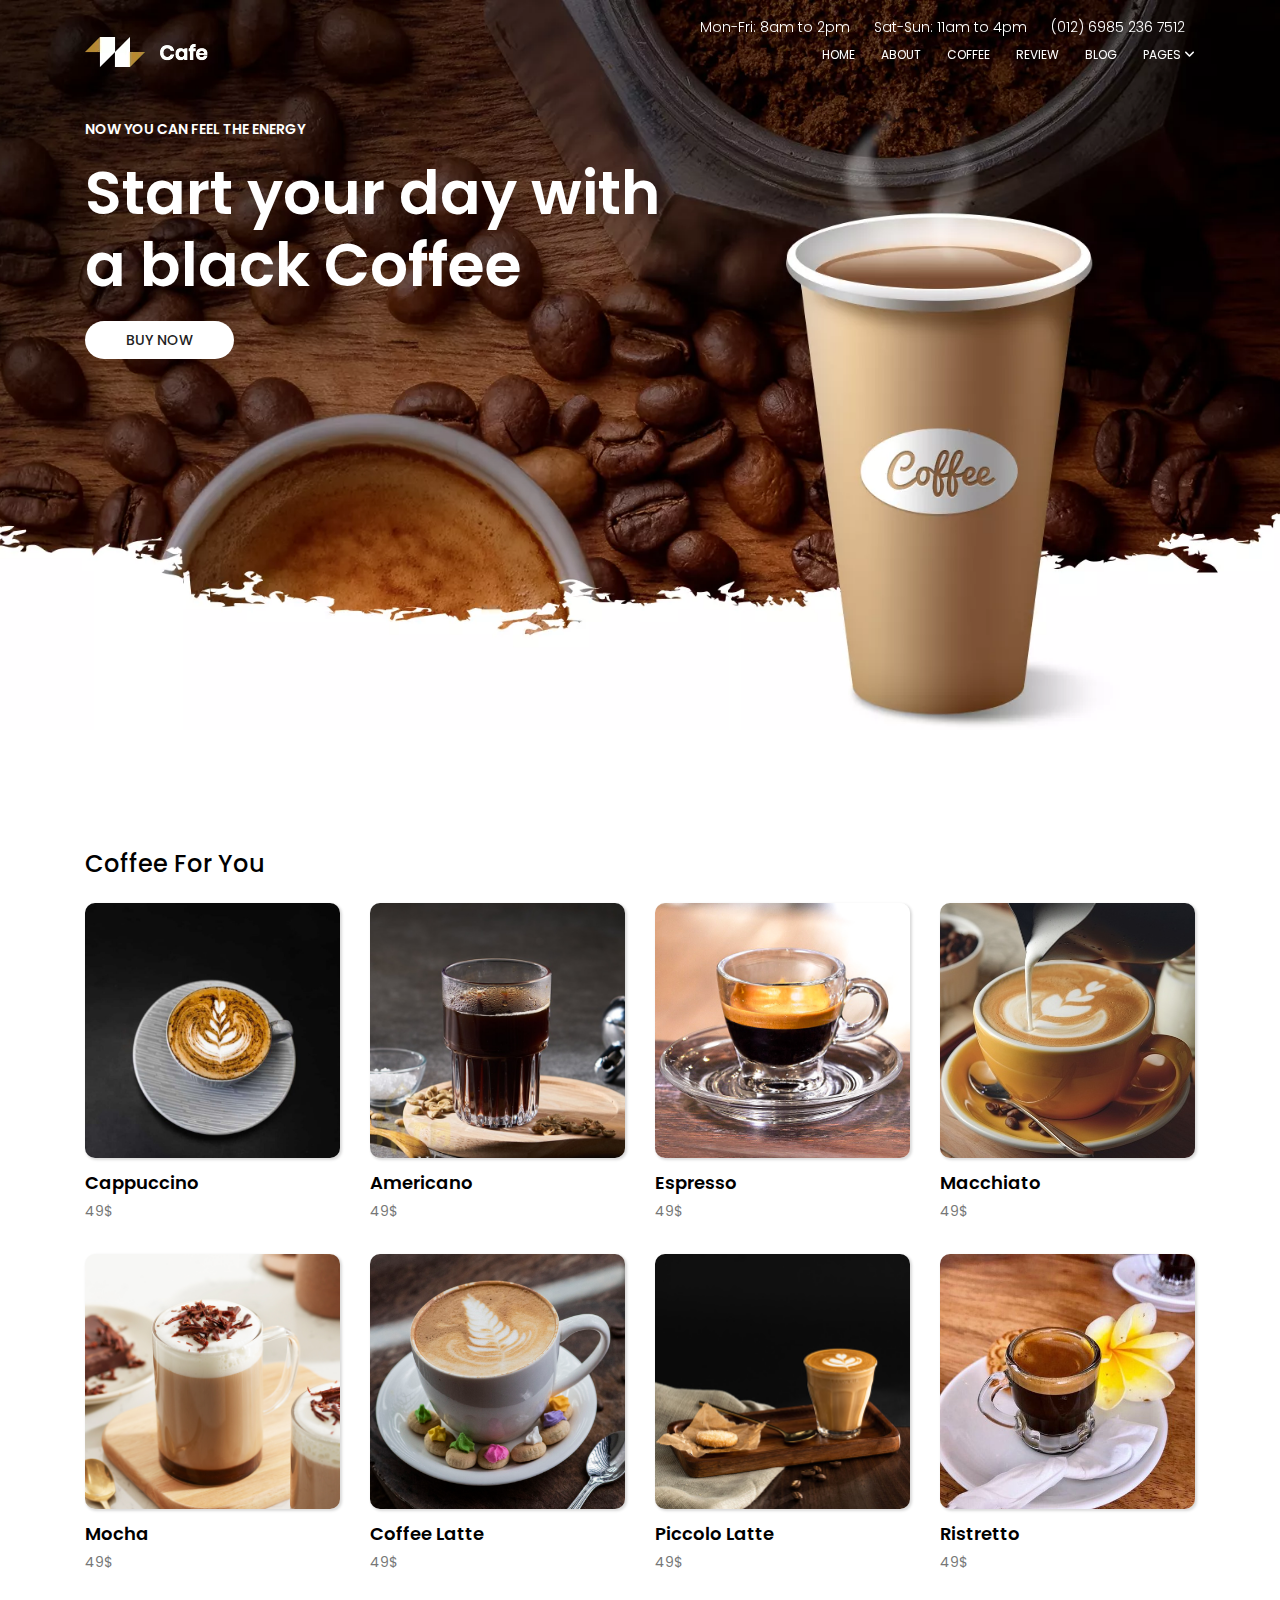
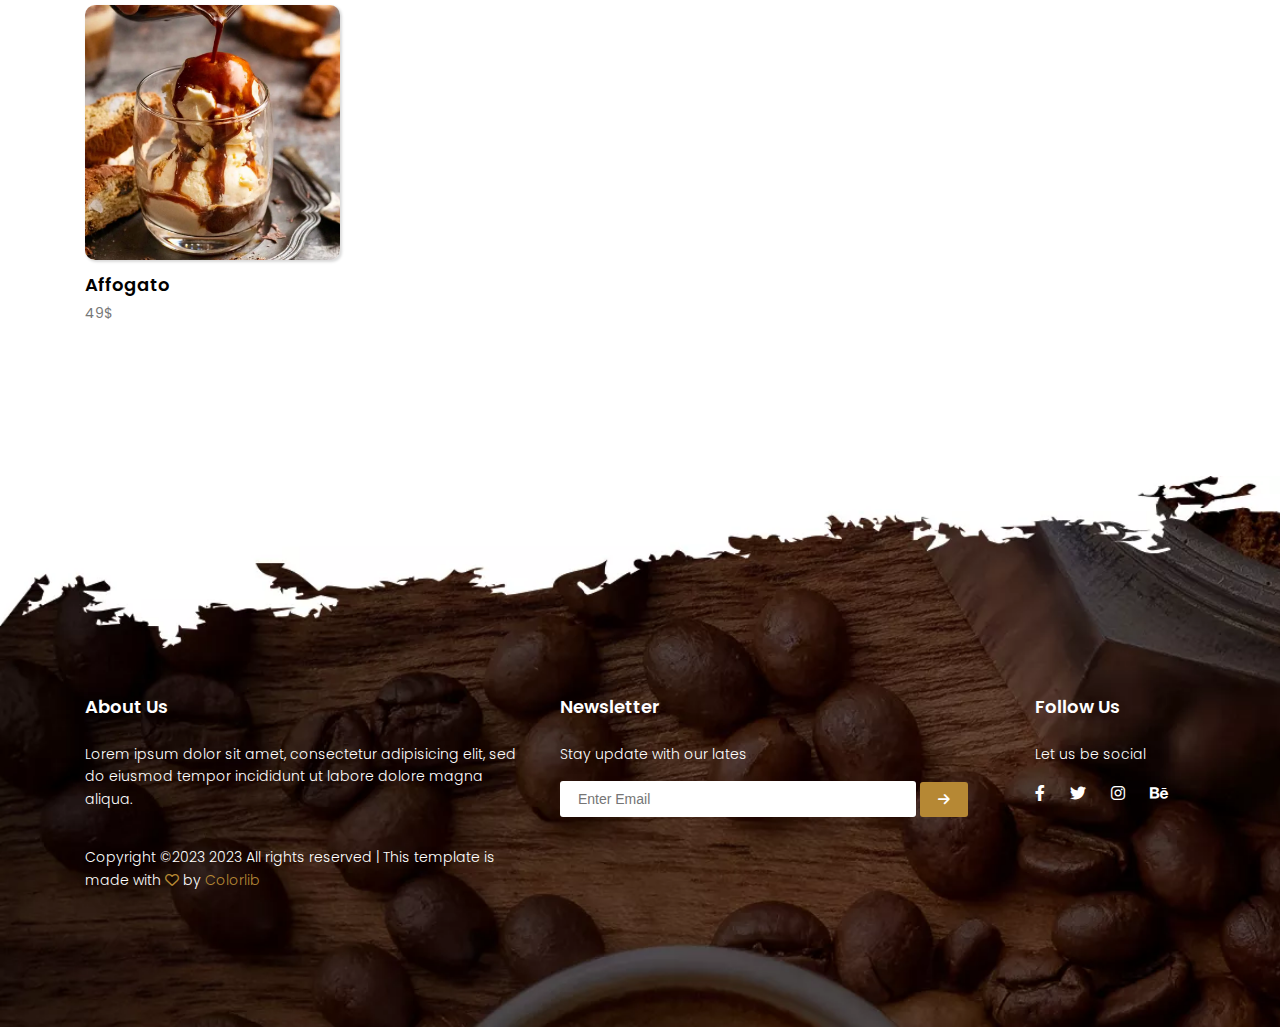
<file: menu.html>
<!DOCTYPE html>
<html lang="en">
<head>
    <meta charset="UTF-8">
    <meta name="viewport" content="width=device-width, initial-scale=1.0">
    <title>Menu</title>
    <link rel="shortcut icon" href="./asset/img/logo-icon/logoo.png" type="image/x-icon">
    <link href="https://fonts.googleapis.com/css?family=Poppins:100,200,400,300,500,600,700" rel="stylesheet">
    <link rel="stylesheet" href="./asset/css/style.css">
    <link rel="stylesheet" href="./asset/css/responsive.css">
    <link rel="stylesheet" href="./asset/css/menu.css">
    <link rel="stylesheet" href="./asset/font/fontawesome-free-6.4.2-web/fontawesome-free-6.4.2-web/css/all.css">
</head>
<body>
    <div id="main">
        <div id="header">
            <!-- header-top -->
            <div class="header-top">
                <div class="container">
                    <div class="row justify-content-end">
                        <div class="no-padding col-8 col-s-8">
                            <ul>
                                <li>Mon-Fri: 8am to 2pm</li>
                                <li>Sat-Sun: 11am to 4pm</li>
                                <li>
                                    <a href="tel:(012) 6985 236 7512">(012) 6985 236 7512</a>
                                </li>
                            </ul>
                        </div>
                    </div>
                </div>
            </div>
            <!-- header-top -->

            <!-- Nav -->
            <div class="nav-container">
                <div id="nav-bar" class="container row align-items-center justify-content-between">
                    <div id="logo">
                        <a href="./index.html">
                            <img src="./asset/img/header_banner/logo.png" alt="">
                        </a>
                    </div>
                    <ul id="nav">
                        <li><a href="./index.html">Home</a></li>
                        <li><a href="./index.html">About</a></li>
                        <li><a href="index.html">Coffee</a></li>
                        <li><a href="index.html">Review</a></li>
                        <li><a href="index.html">Blog</a></li>
                        <li>
                            <a href="#">
                                Pages
                                <i class="fa-solid fa-angle-down"></i>
                            </a>
                            <ul class="subnav">
                                <li><a href="menu.html">Menu</a></li>
                                <li><a href="member.html">Member</a></li>
                            </ul>
                        </li>
                    </ul>

                    
                    <label for="nav-mobile-input" id="mobile-menu" class="mobile-menu-btn js-mobile-menu">
                        <i class="menu-icon fa-solid fa-bars"></i>
                    </label>
                </div>
            </div>
            <!-- Nav -->
        </div>

        <div id="banner">
            <div class="container">
                <div class="banner-content row justify-content-start align-items-center fullscreen">
                    <div class="text-content col-7">
                        <h6 class="pre-heading">NOW YOU CAN FEEL THE ENERGY</h6>
                        <h1 class="heading">Start your day with 
                            <br>
                            a black Coffee
                        </h1>
                        <a href="#menu__content" class="banner-btn">BUY NOW</a>
                    </div>
                </div>
            </div>
        </div>

        <div id="menu__content" class="section-gap">
            <div class="container">
                <div class="row justify-content-start">
                    <div class="menu__header pl-15 pr-15">
                        <h3>
                            <span>Coffee For You</span>
                        </h3>
                    </div>
                </div>

                <div class="menu__list row">
                    <div class="menu__item pl-15 pr-15 col-3 col-s-4 col-xs-6">
                        <div class="menu__item-img">
                            <a href="product1.html">
                                <img src="./asset/img/content-coffee/coffee-1.jpg" alt="" class="img-fluid">
                            </a>
                        </div>
                        <div class="menu__item-info">
                            <h4 class="menu__item-link">
                                <a href="product1.html">Cappuccino</a>
                            </h4>
                            <div class="price">49$</div>
                        </div>
                    </div>

                    <div class="menu__item pl-15 pr-15 col-3 col-s-4 col-xs-6">
                        <div class="menu__item-img">
                            <a href="product2.html">
                                <img src="./asset/img/content-coffee/Americano.jpg" alt="" class="img-fluid">
                            </a>
                        </div>
                        <div class="menu__item-info">
                            <h4 class="menu__item-link">
                                <a href="product2.html">Americano</a>
                            </h4>
                            <div class="price">49$</div>
                        </div>
                    </div>

                    <div class="menu__item pl-15 pr-15 col-3 col-s-4 col-xs-6">
                        <div class="menu__item-img">
                            <a href="product3.html">
                                <img src="./asset/img/content-coffee/Espresso.jpg" alt="" class="img-fluid">
                            </a>
                        </div>
                        <div class="menu__item-info">
                            <h4 class="menu__item-link">
                                <a href="product3.html">Espresso</a>
                            </h4>
                            <div class="price">49$</div>
                        </div>
                    </div>

                    <div class="menu__item pl-15 pr-15 col-3 col-s-4 col-xs-6">
                        <div class="menu__item-img">
                            <a href="product4.html">
                                <img src="./asset/img/content-coffee/Macchiato.jpg" alt="" class="img-fluid">
                            </a>
                        </div>
                        <div class="menu__item-info">
                            <h4 class="menu__item-link">
                                <a href="product4.html">Macchiato</a>
                            </h4>
                            <div class="price">49$</div>
                        </div>
                    </div>

                    <div class="menu__item pl-15 pr-15 col-3 col-s-4 col-xs-6">
                        <div class="menu__item-img">
                            <a href="product5.html">
                                <img src="./asset/img/content-coffee/coffee-5.jpg" alt="" class="img-fluid">
                            </a>
                        </div>
                        <div class="menu__item-info">
                            <h4 class="menu__item-link">
                                <a href="product5.html">Mocha</a>
                            </h4>
                            <div class="price">49$</div>
                        </div>
                    </div>

                    <div class="menu__item pl-15 pr-15 col-3 col-s-4 col-xs-6">
                        <div class="menu__item-img">
                            <a href="product6.html">
                                <img src="./asset/img/content-coffee/coffee-6.jpg" alt="" class="img-fluid">
                            </a>
                        </div>
                        <div class="menu__item-info">
                            <h4 class="menu__item-link">
                                <a href="product6.html">Coffee Latte</a>
                            </h4>
                            <div class="price">49$</div>
                        </div>
                    </div>

                    <div class="menu__item pl-15 pr-15 col-3 col-s-4 col-xs-6">
                        <div class="menu__item-img">
                            <a href="product7.html">
                                <img src="./asset/img/content-coffee/coffee-7.jpg" alt="" class="img-fluid">
                            </a>
                        </div>
                        <div class="menu__item-info">
                            <h4 class="menu__item-link">
                                <a href="product7.html">Piccolo Latte</a>
                            </h4>
                            <div class="price">49$</div>
                        </div>
                    </div>

                    <div class="menu__item pl-15 pr-15 col-3 col-s-4 col-xs-6">
                        <div class="menu__item-img">
                            <a href="product8.html">
                                <img src="./asset/img/content-coffee/Ristretto.jpg" alt="" class="img-fluid">
                            </a>
                        </div>
                        <div class="menu__item-info">
                            <h4 class="menu__item-link">
                                <a href="product8.html">Ristretto</a>
                            </h4>
                            <div class="price">49$</div>
                        </div>
                    </div>

                    <div class="menu__item pl-15 pr-15 col-3 col-s-4 col-xs-6">
                        <div class="menu__item-img">
                            <a href="product9.html">
                                <img src="./asset/img/content-coffee/coffee-9.jpg" alt="" class="img-fluid">
                            </a>
                        </div>
                        <div class="menu__item-info">
                            <h4 class="menu__item-link">
                                <a href="product9.html">Affogato</a>
                            </h4>
                            <div class="price">49$</div>
                        </div>
                    </div>
                </div>
            </div>
        </div>

        <div id="footer" class="section-gap ">
            <div class="container">
                <div class="footer-area row">
                    <div class="col-5 col-s-6 pr-15 pl-15">
                        <div class="about-us mg-tb-mgb-30">
                            <h6>About Us</h6>
                            <p>Lorem ipsum dolor sit amet, consectetur adipisicing elit, sed do eiusmod tempor incididunt ut labore dolore magna aliqua.</p>
                            <p class="footer-copy">
                                Copyright ©2023 2023 All rights reserved | This template is made with <i class="fa-regular fa-heart" style="color: #b68834;"></i> by <a href="product2.html" style="color: #b68834; text-decoration: none;">Colorlib</a>
                            </p>
                        </div>
                    </div>

                    <div class="col-5 col-s-6 pr-15 pl-15">
                        <div class="contact mg-tb-mgb-30">
                            <h6>Newsletter</h6>
                            <p>Stay update with our lates</p>
                            <div>
                                <form action="">
                                    <input type="email" name="EMAIL" class="footer-email" id="" placeholder="Enter Email" required>
                                    <button class="footer-email-btn"><i class="fa-solid fa-arrow-right" style="color: #ffffff;"></i></button>
                                </form>
                            </div>
                        </div>
                    </div>

                    <div class="col-2 col-s-6 pr-15 pl-15 mb-mgt-30">
                        <div class="social mg-tb-mgb-30">
                            <h6>Follow Us</h6>
                            <p>Let us be social</p>
                            <div style="display: flex;">
                                <a href=""><i class="fa-brands fa-facebook-f"></i></a>
                                <a href=""><i class="fa-brands fa-twitter"></i></a>
                                <a href=""><i class="fa-brands fa-instagram"></i></a>
                                <a href=""><i class="fa-brands fa-behance"></i></a>
                            </div>
                        </div>
                    </div>
                </div>
            </div>
        </div> 

        <div id="mobile-nav">
            <input type="checkbox" name="" hidden class="nav__input" id="nav-mobile-input">
    
            <nav class="nav__mobile">
                <label for="nav-mobile-input" class="nav__mobile-close">
                    <i class="fa-solid fa-xmark"></i>
                </label>
                <ul class="nav__mobile-list">
                    <li class="nav__mobile-link"><a href="#">Home</a></li>
                    <li class="nav__mobile-link"><a href="index.html">About</a></li>
                    <li class="nav__mobile-link"><a href="menu.html">Coffee</a></li>
                    <li class="nav__mobile-link"><a href="index.html">Review</a></li>
                    <li class="nav__mobile-link"><a href="index.html">Blog</a></li>
                    <li class="mobile-nav-extend">
                        <label for="sub-nav-mobile-input" class="sub-nav-show d-flex justify-content-between">
                            <span> Pages </span>
                            <i class="show-nav fa-solid fa-angle-down"></i>
                            <!-- <i class="hide-nav fa-solid fa-angle-up"></i> -->
                        </label>
                        <input type="checkbox" name="" hidden class="sub-nav__input" id="sub-nav-mobile-input">
                        <ul id="mb-sub-nav" class="mobile-sub-nav">
                            <li class="sub-nav-list"><a href="menu.html">Menu</a></li>
                            <li class="sub-nav-list"><a href="member.html">Member</a></li>
                        </ul>
                    </li>
                </ul>
            </nav>
    
            <label for="nav-mobile-input" class="nav__overlay"></label>
        </div>
    </div>
<script>
    window.onscroll = function() {myFunction()};
    
    var header = document.getElementById('header');
    var scroll = header.offsetTop;
    
    function myFunction() {
        if (window.pageYOffset > scroll) {
            header.classList.add('scroll');
        } else {
            header.classList.remove('scroll');
        }
   }
</script>
</body>
</html>
</file>
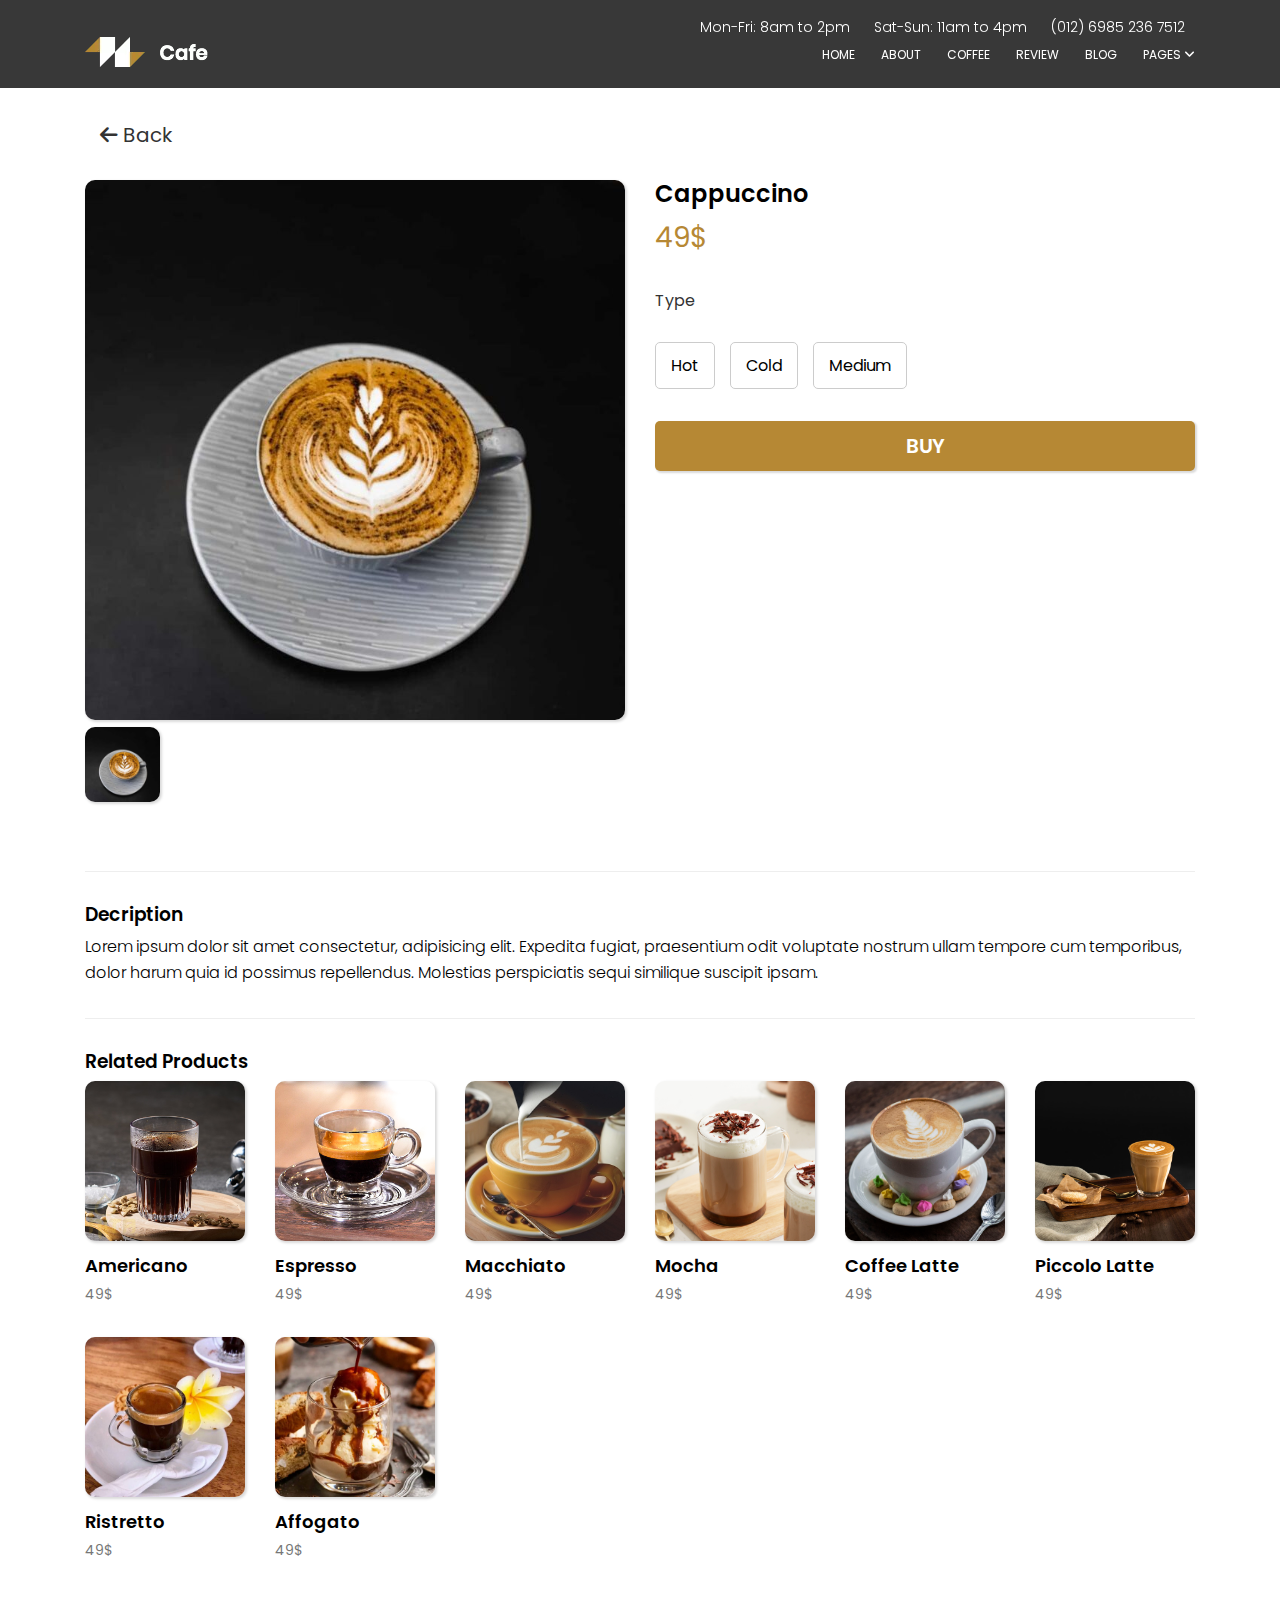
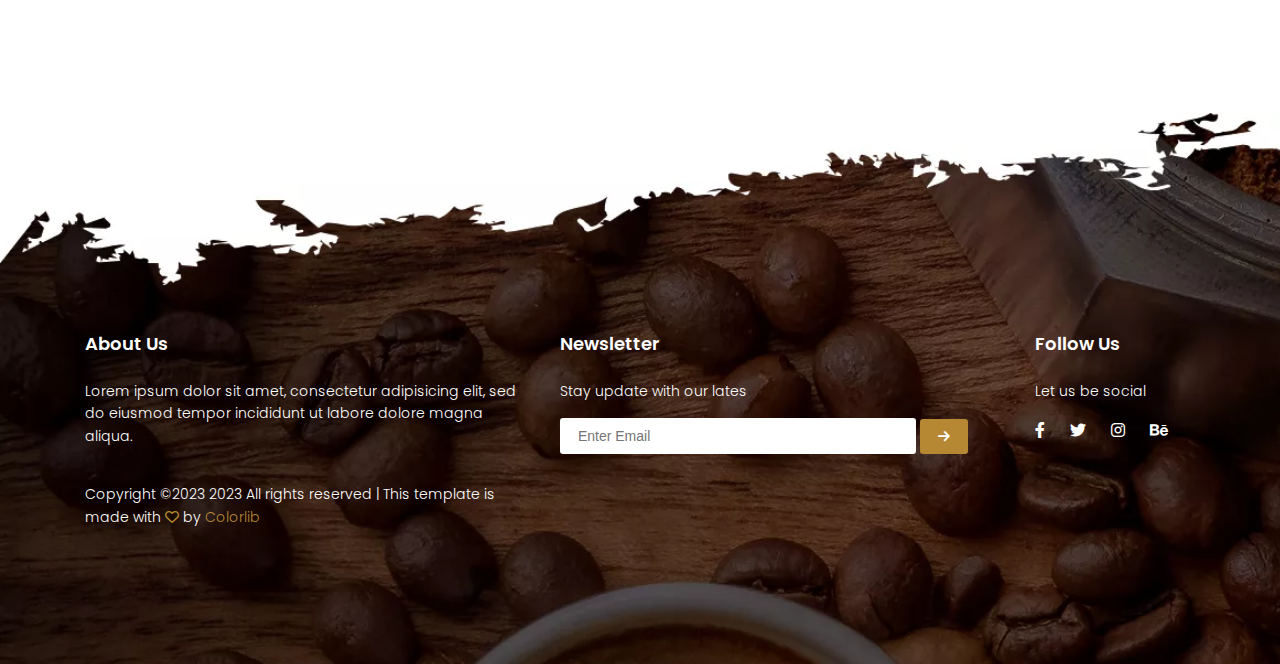
<file: product1.html>
<!DOCTYPE html>
<html lang="en">
<head>
    <meta charset="UTF-8">
    <meta name="viewport" content="width=device-width, initial-scale=1.0">
    <title>Cappuccino</title>
    <link rel="shortcut icon" href="./asset/img/logo-icon/logoo.png" type="image/x-icon">
    <link href="https://fonts.googleapis.com/css?family=Poppins:100,200,400,300,500,600,700" rel="stylesheet">
    <link rel="stylesheet" href="./asset/css/style.css">
    <link rel="stylesheet" href="./asset/css/responsive.css">
    <link rel="stylesheet" href="./asset/css/product1.css">
    <link rel="stylesheet" href="./asset/font/fontawesome-free-6.4.2-web/fontawesome-free-6.4.2-web/css/all.css">
</head>
<body>
    <div id="main">
        <div id="header">
            <!-- header-top -->
            <div class="header-top">
                <div class="container">
                    <div class="row justify-content-end">
                        <div class="no-padding col-8 col-s-8">
                            <ul>
                                <li>Mon-Fri: 8am to 2pm</li>
                                <li>Sat-Sun: 11am to 4pm</li>
                                <li>
                                    <a href="tel:(012) 6985 236 7512">(012) 6985 236 7512</a>
                                </li>
                            </ul>
                        </div>
                    </div>
                </div>
            </div>
            <!-- header-top -->

            <!-- Nav -->
            <div class="nav-container">
                <div id="nav-bar" class="container row align-items-center justify-content-between">
                    <div id="logo">
                        <a href="./index.html">
                            <img src="./asset/img/header_banner/logo.png" alt="">
                        </a>
                    </div>
                    <ul id="nav">
                        <li><a href="./index.html">Home</a></li>
                        <li><a href="./index.html">About</a></li>
                        <li><a href="menu.html">Coffee</a></li>
                        <li><a href="index.html">Review</a></li>
                        <li><a href="index.html">Blog</a></li>
                        <li>
                            <a href="#">
                                Pages
                                <i class="fa-solid fa-angle-down"></i>
                            </a>
                            <ul class="subnav">
                                <li><a href="menu.html">Menu</a></li>
                                <li><a href="member.html">Member</a></li>
                            </ul>
                        </li>
                    </ul>

                    
                    <label for="nav-mobile-input" id="mobile-menu" class="mobile-menu-btn js-mobile-menu">
                        <i class="menu-icon fa-solid fa-bars"></i>
                    </label>
                </div>
            </div>
            <!-- Nav -->
        </div>

        <div id="product-content" class="section-gap">
            <div class="container">
                <div class="menu__back mb-30 pr-15 pl-15">
                    <a href="menu.html">
                        <i class="fa-solid fa-arrow-left"></i>
                        <span>Back</span>
                    </a>
                </div>

                <div class="row justify-content-start">
                    <div class="col-6 col-s-6 pr-15 pl-15">
                        <div class="product-img">
                            <img src="./asset/img/content-coffee/coffee-1.jpg" alt="" style="width: 100%; height: auto;">
                            <a href="" class="product__slide">
                                <i class="left fa-solid fa-chevron-left"></i>
                            </a>
                            <a href="" class="product__slide right">
                                <i class="slide__right fa-solid fa-chevron-right"></i>
                            </a>
                        </div>
                        
                        <div class="product-img-thumb mb-30">
                            <img src="./asset/img/content-coffee/coffee-1.jpg" alt="">
                        </div>
                    </div>

                    <div class="product-info col-6 col-s-6 pr-15 pl-15">
                        <div class="product-top mb-32">
                            <div class="product-header">
                                <h2 class="product-name">Cappuccino</h2>
                                <div class="product-price">49$</div>
                            </div>
                        </div>

                        <div class="product-body mb-32">
                            <div class="product-type">
                                <div class="product-type-head">
                                    <h4 class="type-header">Type</h4>
                                    <div class="product-type-list row pr-15 pl-15">
                                        <input type="checkbox" hidden name="" class="product__input-hot" id="type-hot">
                                        <label for="type-hot" class="product-type-content type__hot pl-15 pr-15">
                                            <span>Hot</span>
                                        </label>
                                        
                                        <input type="checkbox" hidden name="" class="product__input-cold" id="type-cold">
                                        <label for="type-cold" class="product-type-content type__cold pl-15 pr-15">
                                            <span>Cold</span>
                                        </label>
                                        
                                        <input type="checkbox" hidden name="" class="product__input-md" id="type-md">
                                        <label for="type-md" class="product-type-content type__md pl-15 pr-15">
                                            <span>Medium</span>
                                        </label>
                                    </div>
                                </div>
                            </div>
                        </div>

                        <div class="product-footer">
                            <a href="" class="buy__btn">
                                BUY
                            </a>
                        </div>
                    </div>
                </div>

                <div class="product__description">
                    <div class="col-12 col-s-12">
                        <hr class="line_limit">
                        <div class="description">
                            <h3>Decription</h3>
                            <p>Lorem ipsum dolor sit amet consectetur, adipisicing elit. Expedita fugiat, praesentium odit voluptate nostrum ullam tempore cum temporibus, dolor harum quia id possimus repellendus. Molestias perspiciatis sequi similique suscipit ipsam.</p>
                        </div>
                        <hr class="line_limit">

                        <div class="product__related">
                            <h3>Related Products</h3>
                            <div class="product__related-list row">
                                <div class="menu__item pl-15 pr-15 col-2 col-s-3 col-xs-6">
                                    <div class="menu__item-img">
                                        <a href="product2.html">
                                            <img src="./asset/img/content-coffee/Americano.jpg" alt="" class="img-fluid">
                                        </a>
                                    </div>
                                    <div class="menu__item-info">
                                        <h4 class="menu__item-link">
                                            <a href="product2.html">Americano</a>
                                        </h4>
                                        <div class="price">49$</div>
                                    </div>
                                </div>
            
                                <div class="menu__item pl-15 pr-15 col-2 col-s-3 col-xs-6">
                                    <div class="menu__item-img">
                                        <a href="product3.html">
                                            <img src="./asset/img/content-coffee/Espresso.jpg" alt="" class="img-fluid">
                                        </a>
                                    </div>
                                    <div class="menu__item-info">
                                        <h4 class="menu__item-link">
                                            <a href="product3.html">Espresso</a>
                                        </h4>
                                        <div class="price">49$</div>
                                    </div>
                                </div>
            
                                <div class="menu__item pl-15 pr-15 col-2 col-s-3 col-xs-6">
                                    <div class="menu__item-img">
                                        <a href="product4.html">
                                            <img src="./asset/img/content-coffee/Macchiato.jpg" alt="" class="img-fluid">
                                        </a>
                                    </div>
                                    <div class="menu__item-info">
                                        <h4 class="menu__item-link">
                                            <a href="product4.html">Macchiato</a>
                                        </h4>
                                        <div class="price">49$</div>
                                    </div>
                                </div>
            
                                <div class="menu__item pl-15 pr-15 col-2 col-s-3 col-xs-6">
                                    <div class="menu__item-img">
                                        <a href="product5.html">
                                            <img src="./asset/img/content-coffee/coffee-5.jpg" alt="" class="img-fluid">
                                        </a>
                                    </div>
                                    <div class="menu__item-info">
                                        <h4 class="menu__item-link">
                                            <a href="product5.html">Mocha</a>
                                        </h4>
                                        <div class="price">49$</div>
                                    </div>
                                </div>
            
                                <div class="menu__item pl-15 pr-15 col-2 col-s-3 col-xs-6">
                                    <div class="menu__item-img">
                                        <a href="product6.html">
                                            <img src="./asset/img/content-coffee/coffee-6.jpg" alt="" class="img-fluid">
                                        </a>
                                    </div>
                                    <div class="menu__item-info">
                                        <h4 class="menu__item-link">
                                            <a href="product6.html">Coffee Latte</a>
                                        </h4>
                                        <div class="price">49$</div>
                                    </div>
                                </div>
            
                                <div class="menu__item pl-15 pr-15 col-2 col-s-3 col-xs-6">
                                    <div class="menu__item-img">
                                        <a href="product7.html">
                                            <img src="./asset/img/content-coffee/coffee-7.jpg" alt="" class="img-fluid">
                                        </a>
                                    </div>
                                    <div class="menu__item-info">
                                        <h4 class="menu__item-link">
                                            <a href="product7.html">Piccolo Latte</a>
                                        </h4>
                                        <div class="price">49$</div>
                                    </div>
                                </div>
            
                                <div class="menu__item pl-15 pr-15 col-2 col-s-3 col-xs-6">
                                    <div class="menu__item-img">
                                        <a href="product8.html">
                                            <img src="./asset/img/content-coffee/Ristretto.jpg" alt="" class="img-fluid">
                                        </a>
                                    </div>
                                    <div class="menu__item-info">
                                        <h4 class="menu__item-link">
                                            <a href="product8.html">Ristretto</a>
                                        </h4>
                                        <div class="price">49$</div>
                                    </div>
                                </div>
            
                                <div class="menu__item pl-15 pr-15 col-2 col-s-3 col-xs-6">
                                    <div class="menu__item-img">
                                        <a href="product9.html">
                                            <img src="./asset/img/content-coffee/coffee-9.jpg" alt="" class="img-fluid">
                                        </a>
                                    </div>
                                    <div class="menu__item-info">
                                        <h4 class="menu__item-link">
                                            <a href="product9.html">Affogato</a>
                                        </h4>
                                        <div class="price">49$</div>
                                    </div>
                                </div>
                            </div>
                        </div>
                    </div>
                </div>
            </div>
        </div>

        <div id="mobile-nav">
            <input type="checkbox" name="" hidden class="nav__input" id="nav-mobile-input">
    
            <nav class="nav__mobile">
                <label for="nav-mobile-input" class="nav__mobile-close">
                    <i class="fa-solid fa-xmark"></i>
                </label>
                <ul class="nav__mobile-list">
                    <li class="nav__mobile-link"><a href="#">Home</a></li>
                    <li class="nav__mobile-link"><a href="index.html">About</a></li>
                    <li class="nav__mobile-link"><a href="menu.html">Coffee</a></li>
                    <li class="nav__mobile-link"><a href="index.html">Review</a></li>
                    <li class="nav__mobile-link"><a href="index.html">Blog</a></li>
                    <li class="mobile-nav-extend">
                        <label for="sub-nav-mobile-input" class="sub-nav-show d-flex justify-content-between">
                            <span> Pages </span>
                            <i class="show-nav fa-solid fa-angle-down"></i>
                            <!-- <i class="hide-nav fa-solid fa-angle-up"></i> -->
                        </label>
                        <input type="checkbox" name="" hidden class="sub-nav__input" id="sub-nav-mobile-input">
                        <ul id="mb-sub-nav" class="mobile-sub-nav">
                            <li class="sub-nav-list"><a href="menu.html">Menu</a></li>
                            <li class="sub-nav-list"><a href="member.html">Member</a></li>
                        </ul>
                    </li>
                </ul>
            </nav>
    
            <label for="nav-mobile-input" class="nav__overlay"></label>
        </div>

        <div id="footer" class="section-gap">
            <div class="container">
                <div class="footer-area row">
                    <div class="col-5 col-s-6 pr-15 pl-15">
                        <div class="about-us mg-tb-mgb-30">
                            <h6>About Us</h6>
                            <p>Lorem ipsum dolor sit amet, consectetur adipisicing elit, sed do eiusmod tempor incididunt ut labore dolore magna aliqua.</p>
                            <p class="footer-copy">
                                Copyright ©2023 2023 All rights reserved | This template is made with <i class="fa-regular fa-heart" style="color: #b68834;"></i> by <a href="" style="color: #b68834; text-decoration: none;">Colorlib</a>
                            </p>
                        </div>
                    </div>

                    <div class="col-5 col-s-6 pr-15 pl-15">
                        <div class="contact mg-tb-mgb-30">
                            <h6>Newsletter</h6>
                            <p>Stay update with our lates</p>
                            <div>
                                <form action="">
                                    <input type="email" name="EMAIL" class="footer-email" id="" placeholder="Enter Email" required>
                                    <button class="footer-email-btn"><i class="fa-solid fa-arrow-right" style="color: #ffffff;"></i></button>
                                </form>
                            </div>
                        </div>
                    </div>

                    <div class="col-2 col-s-6 pr-15 pl-15 mb-mgt-30">
                        <div class="social mg-tb-mgb-30">
                            <h6>Follow Us</h6>
                            <p>Let us be social</p>
                            <div style="display: flex;">
                                <a href=""><i class="fa-brands fa-facebook-f"></i></a>
                                <a href=""><i class="fa-brands fa-twitter"></i></a>
                                <a href=""><i class="fa-brands fa-instagram"></i></a>
                                <a href=""><i class="fa-brands fa-behance"></i></a>
                            </div>
                        </div>
                    </div>
                </div>
            </div>
        </div> 
    </div>
</body>
</html>
</file>
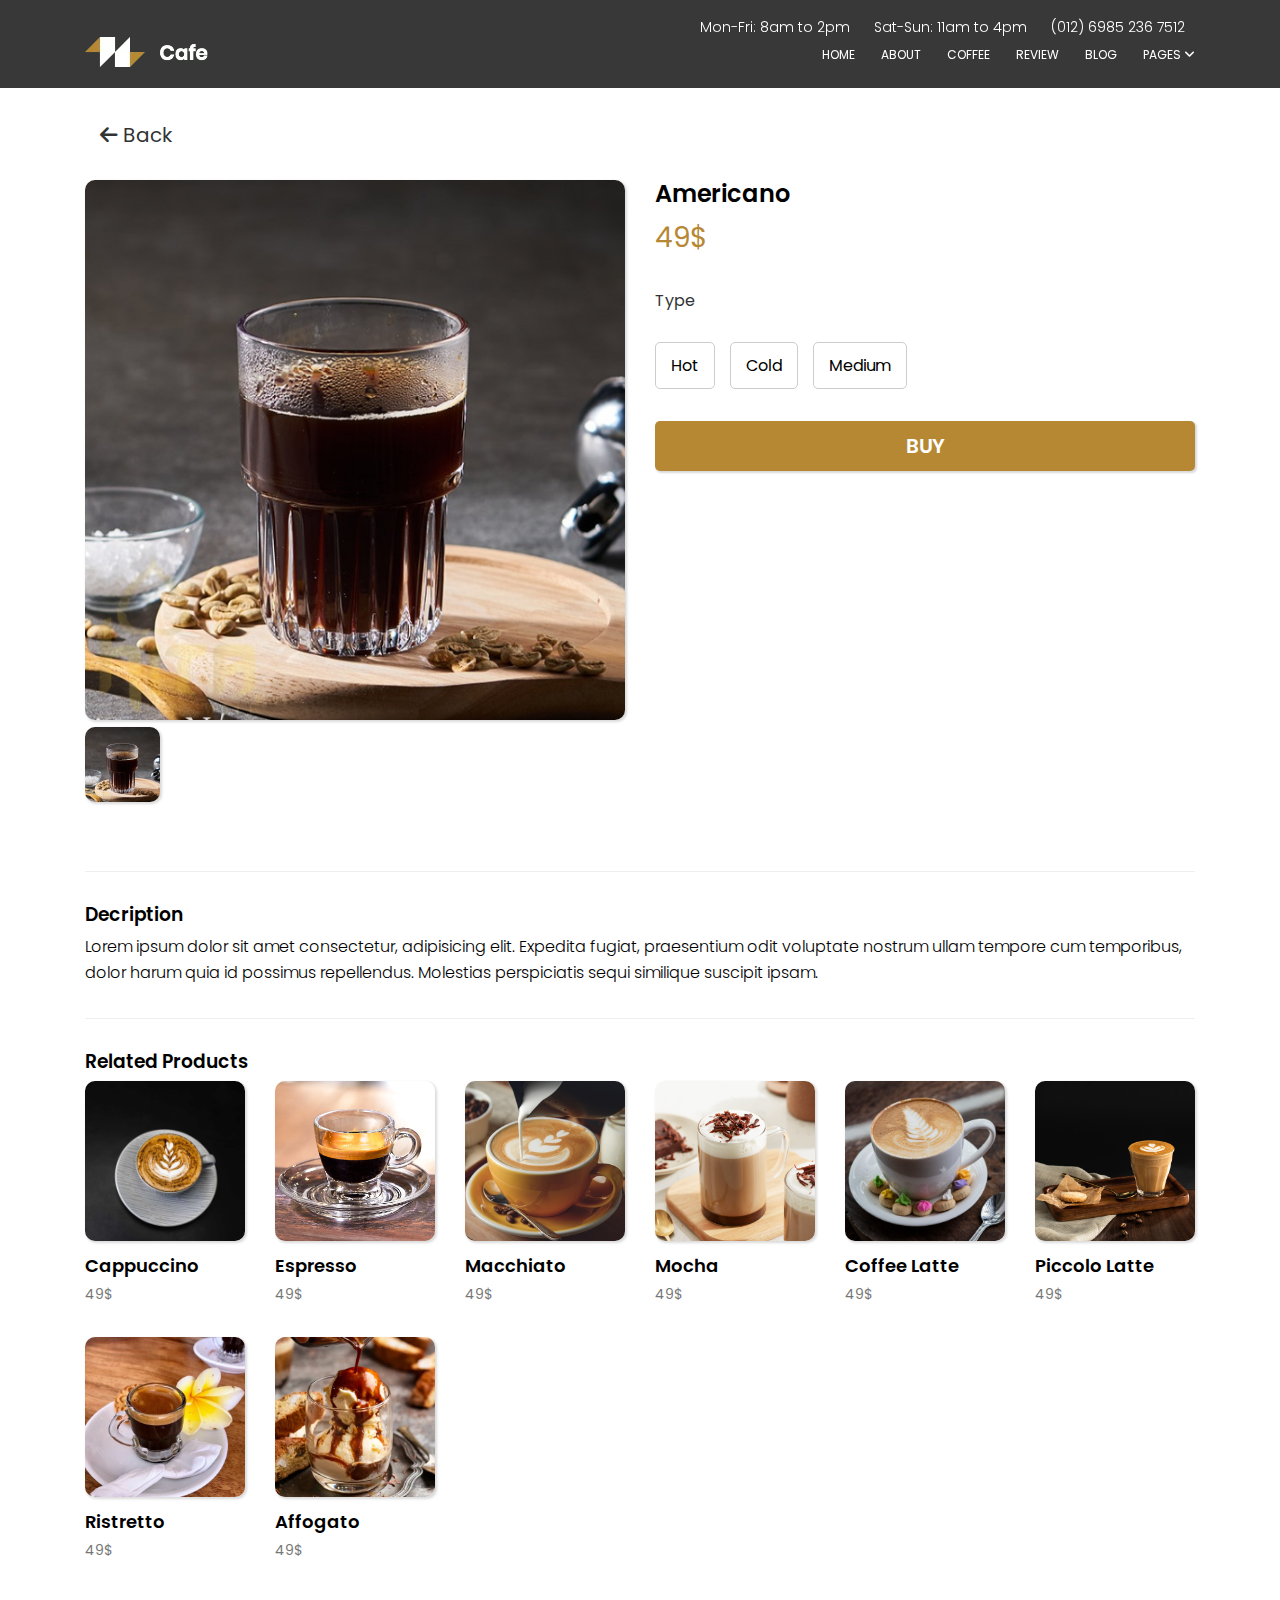
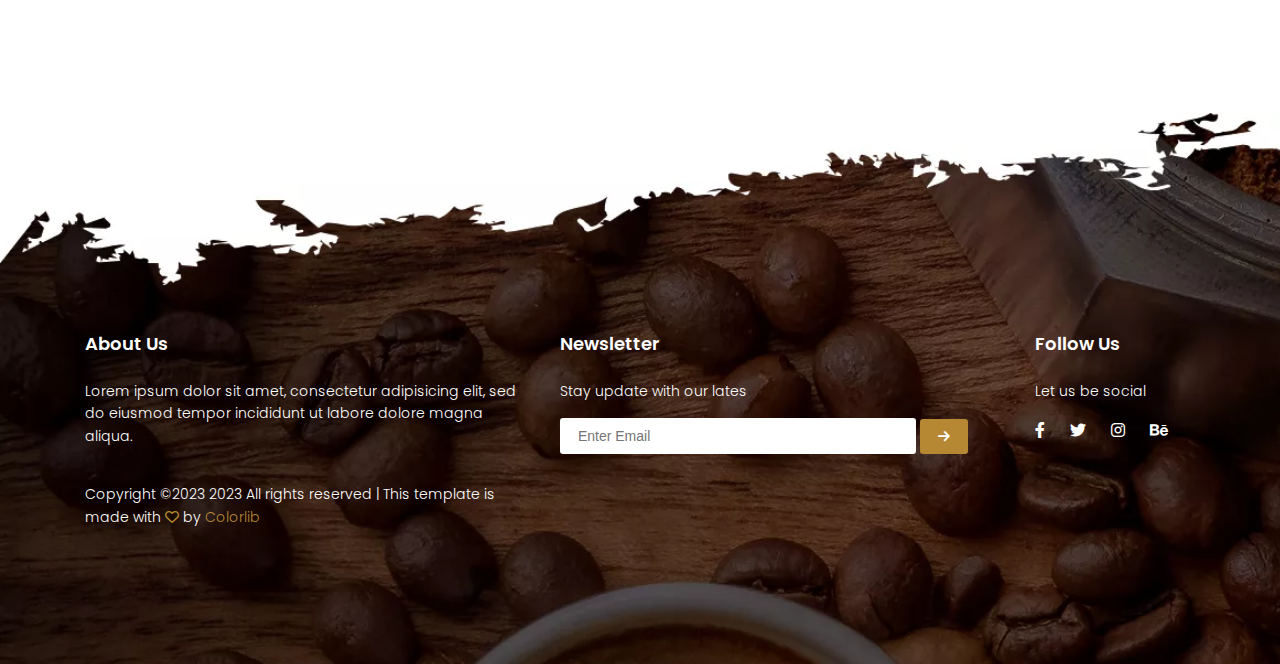
<file: product2.html>
<!DOCTYPE html>
<html lang="en">
<head>
    <meta charset="UTF-8">
    <meta name="viewport" content="width=device-width, initial-scale=1.0">
    <title>Americano</title>
    <link rel="shortcut icon" href="./asset/img/logo-icon/logoo.png" type="image/x-icon">
    <link href="https://fonts.googleapis.com/css?family=Poppins:100,200,400,300,500,600,700" rel="stylesheet">
    <link rel="stylesheet" href="./asset/css/style.css">
    <link rel="stylesheet" href="./asset/css/responsive.css">
    <link rel="stylesheet" href="./asset/css/product1.css">
    <link rel="stylesheet" href="./asset/font/fontawesome-free-6.4.2-web/fontawesome-free-6.4.2-web/css/all.css">
</head>
<body>
    <div id="main">
        <div id="header">
            <!-- header-top -->
            <div class="header-top">
                <div class="container">
                    <div class="row justify-content-end">
                        <div class="no-padding col-8 col-s-8">
                            <ul>
                                <li>Mon-Fri: 8am to 2pm</li>
                                <li>Sat-Sun: 11am to 4pm</li>
                                <li>
                                    <a href="tel:(012) 6985 236 7512">(012) 6985 236 7512</a>
                                </li>
                            </ul>
                        </div>
                    </div>
                </div>
            </div>
            <!-- header-top -->

            <!-- Nav -->
            <div class="nav-container">
                <div id="nav-bar" class="container row align-items-center justify-content-between">
                    <div id="logo">
                        <a href="./index.html">
                            <img src="./asset/img/header_banner/logo.png" alt="">
                        </a>
                    </div>
                    <ul id="nav">
                        <li><a href="./index.html">Home</a></li>
                        <li><a href="./index.html">About</a></li>
                        <li><a href="menu.html">Coffee</a></li>
                        <li><a href="index.html">Review</a></li>
                        <li><a href="index.html">Blog</a></li>
                        <li>
                            <a href="#">
                                Pages
                                <i class="fa-solid fa-angle-down"></i>
                            </a>
                            <ul class="subnav">
                                <li><a href="menu.html">Menu</a></li>
                                <li><a href="member.html">Member</a></li>
                            </ul>
                        </li>
                    </ul>

                    
                    <label for="nav-mobile-input" id="mobile-menu" class="mobile-menu-btn js-mobile-menu">
                        <i class="menu-icon fa-solid fa-bars"></i>
                    </label>
                </div>
            </div>
            <!-- Nav -->
        </div>

        <div id="product-content" class="section-gap">
            <div class="container">
                <div class="menu__back mb-30 pr-15 pl-15">
                    <a href="menu.html">
                        <i class="fa-solid fa-arrow-left"></i>
                        <span>Back</span>
                    </a>
                </div>

                <div class="row justify-content-start">
                    <div class="col-6 col-s-6 pr-15 pl-15">
                        <div class="product-img">
                            <img src="./asset/img/content-coffee/Americano.jpg" alt="" style="width: 100%; height: auto;">
                            <a href="" class="product__slide">
                                <i class="left fa-solid fa-chevron-left"></i>
                            </a>
                            <a href="" class="product__slide right">
                                <i class="slide__right fa-solid fa-chevron-right"></i>
                            </a>
                        </div>
                        
                        <div class="product-img-thumb mb-30">
                            <img src="./asset/img/content-coffee/Americano.jpg" alt="">
                        </div>
                    </div>

                    <div class="product-info col-6 col-s-6 pr-15 pl-15">
                        <div class="product-top mb-32">
                            <div class="product-header">
                                <h2 class="product-name">Americano</h2>
                                <div class="product-price">49$</div>
                            </div>
                        </div>

                        <div class="product-body mb-32">
                            <div class="product-type">
                                <div class="product-type-head">
                                    <h4 class="type-header">Type</h4>
                                    <div class="product-type-list row pr-15 pl-15">
                                        <input type="checkbox" hidden name="" class="product__input-hot" id="type-hot">
                                        <label for="type-hot" class="product-type-content type__hot pl-15 pr-15">
                                            <span>Hot</span>
                                        </label>
                                        
                                        <input type="checkbox" hidden name="" class="product__input-cold" id="type-cold">
                                        <label for="type-cold" class="product-type-content type__cold pl-15 pr-15">
                                            <span>Cold</span>
                                        </label>
                                        
                                        <input type="checkbox" hidden name="" class="product__input-md" id="type-md">
                                        <label for="type-md" class="product-type-content type__md pl-15 pr-15">
                                            <span>Medium</span>
                                        </label>
                                    </div>
                                </div>
                            </div>
                        </div>

                        <div class="product-footer">
                            <a href="" class="buy__btn">
                                BUY
                            </a>
                        </div>
                    </div>
                </div>

                <div class="product__description">
                    <div class="col-12 col-s-12">
                        <hr class="line_limit">
                        <div class="description">
                            <h3>Decription</h3>
                            <p>Lorem ipsum dolor sit amet consectetur, adipisicing elit. Expedita fugiat, praesentium odit voluptate nostrum ullam tempore cum temporibus, dolor harum quia id possimus repellendus. Molestias perspiciatis sequi similique suscipit ipsam.</p>
                        </div>
                        <hr class="line_limit">

                        <div class="product__related">
                            <h3>Related Products</h3>
                            <div class="product__related-list row">
                                <div class="menu__item pl-15 pr-15 col-2 col-s-3 col-xs-6">
                                    <div class="menu__item-img">
                                        <a href="product1.html">
                                            <img src="./asset/img/content-coffee/coffee-1.jpg" alt="" class="img-fluid">
                                        </a>
                                    </div>
                                    <div class="menu__item-info">
                                        <h4 class="menu__item-link">
                                            <a href="product1.html">Cappuccino</a>
                                        </h4>
                                        <div class="price">49$</div>
                                    </div>
                                </div>
            
                                <div class="menu__item pl-15 pr-15 col-2 col-s-3 col-xs-6">
                                    <div class="menu__item-img">
                                        <a href="product3.html">
                                            <img src="./asset/img/content-coffee/Espresso.jpg" alt="" class="img-fluid">
                                        </a>
                                    </div>
                                    <div class="menu__item-info">
                                        <h4 class="menu__item-link">
                                            <a href="product3.html">Espresso</a>
                                        </h4>
                                        <div class="price">49$</div>
                                    </div>
                                </div>
            
                                <div class="menu__item pl-15 pr-15 col-2 col-s-3 col-xs-6">
                                    <div class="menu__item-img">
                                        <a href="product4.html">
                                            <img src="./asset/img/content-coffee/Macchiato.jpg" alt="" class="img-fluid">
                                        </a>
                                    </div>
                                    <div class="menu__item-info">
                                        <h4 class="menu__item-link">
                                            <a href="product4.html">Macchiato</a>
                                        </h4>
                                        <div class="price">49$</div>
                                    </div>
                                </div>
            
                                <div class="menu__item pl-15 pr-15 col-2 col-s-3 col-xs-6">
                                    <div class="menu__item-img">
                                        <a href="product5.html">
                                            <img src="./asset/img/content-coffee/coffee-5.jpg" alt="" class="img-fluid">
                                        </a>
                                    </div>
                                    <div class="menu__item-info">
                                        <h4 class="menu__item-link">
                                            <a href="product5.html">Mocha</a>
                                        </h4>
                                        <div class="price">49$</div>
                                    </div>
                                </div>
            
                                <div class="menu__item pl-15 pr-15 col-2 col-s-3 col-xs-6">
                                    <div class="menu__item-img">
                                        <a href="product6.html">
                                            <img src="./asset/img/content-coffee/coffee-6.jpg" alt="" class="img-fluid">
                                        </a>
                                    </div>
                                    <div class="menu__item-info">
                                        <h4 class="menu__item-link">
                                            <a href="product6.html">Coffee Latte</a>
                                        </h4>
                                        <div class="price">49$</div>
                                    </div>
                                </div>
            
                                <div class="menu__item pl-15 pr-15 col-2 col-s-3 col-xs-6">
                                    <div class="menu__item-img">
                                        <a href="product7.html">
                                            <img src="./asset/img/content-coffee/coffee-7.jpg" alt="" class="img-fluid">
                                        </a>
                                    </div>
                                    <div class="menu__item-info">
                                        <h4 class="menu__item-link">
                                            <a href="product7.html">Piccolo Latte</a>
                                        </h4>
                                        <div class="price">49$</div>
                                    </div>
                                </div>
            
                                <div class="menu__item pl-15 pr-15 col-2 col-s-3 col-xs-6">
                                    <div class="menu__item-img">
                                        <a href="product8.html">
                                            <img src="./asset/img/content-coffee/Ristretto.jpg" alt="" class="img-fluid">
                                        </a>
                                    </div>
                                    <div class="menu__item-info">
                                        <h4 class="menu__item-link">
                                            <a href="product8.html">Ristretto</a>
                                        </h4>
                                        <div class="price">49$</div>
                                    </div>
                                </div>
            
                                <div class="menu__item pl-15 pr-15 col-2 col-s-3 col-xs-6">
                                    <div class="menu__item-img">
                                        <a href="product9.html">
                                            <img src="./asset/img/content-coffee/coffee-9.jpg" alt="" class="img-fluid">
                                        </a>
                                    </div>
                                    <div class="menu__item-info">
                                        <h4 class="menu__item-link">
                                            <a href="product9.html">Affogato</a>
                                        </h4>
                                        <div class="price">49$</div>
                                    </div>
                                </div>
                            </div>
                        </div>
                    </div>
                </div>
            </div>
        </div>

        <div id="mobile-nav">
            <input type="checkbox" name="" hidden class="nav__input" id="nav-mobile-input">
    
            <nav class="nav__mobile">
                <label for="nav-mobile-input" class="nav__mobile-close">
                    <i class="fa-solid fa-xmark"></i>
                </label>
                <ul class="nav__mobile-list">
                    <li class="nav__mobile-link"><a href="#">Home</a></li>
                    <li class="nav__mobile-link"><a href="index.html">About</a></li>
                    <li class="nav__mobile-link"><a href="menu.html">Coffee</a></li>
                    <li class="nav__mobile-link"><a href="index.html">Review</a></li>
                    <li class="nav__mobile-link"><a href="index.html">Blog</a></li>
                    <li class="mobile-nav-extend">
                        <label for="sub-nav-mobile-input" class="sub-nav-show d-flex justify-content-between">
                            <span> Pages </span>
                            <i class="show-nav fa-solid fa-angle-down"></i>
                            <!-- <i class="hide-nav fa-solid fa-angle-up"></i> -->
                        </label>
                        <input type="checkbox" name="" hidden class="sub-nav__input" id="sub-nav-mobile-input">
                        <ul id="mb-sub-nav" class="mobile-sub-nav">
                            <li class="sub-nav-list"><a href="menu.html">Menu</a></li>
                            <li class="sub-nav-list"><a href="member.html">Member</a></li>
                        </ul>
                    </li>
                </ul>
            </nav>
    
            <label for="nav-mobile-input" class="nav__overlay"></label>
        </div>

        <div id="footer" class="section-gap">
            <div class="container">
                <div class="footer-area row">
                    <div class="col-5 col-s-6 pr-15 pl-15">
                        <div class="about-us mg-tb-mgb-30">
                            <h6>About Us</h6>
                            <p>Lorem ipsum dolor sit amet, consectetur adipisicing elit, sed do eiusmod tempor incididunt ut labore dolore magna aliqua.</p>
                            <p class="footer-copy">
                                Copyright ©2023 2023 All rights reserved | This template is made with <i class="fa-regular fa-heart" style="color: #b68834;"></i> by <a href="" style="color: #b68834; text-decoration: none;">Colorlib</a>
                            </p>
                        </div>
                    </div>

                    <div class="col-5 col-s-6 pr-15 pl-15">
                        <div class="contact mg-tb-mgb-30">
                            <h6>Newsletter</h6>
                            <p>Stay update with our lates</p>
                            <div>
                                <form action="">
                                    <input type="email" name="EMAIL" class="footer-email" id="" placeholder="Enter Email" required>
                                    <button class="footer-email-btn"><i class="fa-solid fa-arrow-right" style="color: #ffffff;"></i></button>
                                </form>
                            </div>
                        </div>
                    </div>

                    <div class="col-2 col-s-6 pr-15 pl-15 mb-mgt-30">
                        <div class="social mg-tb-mgb-30">
                            <h6>Follow Us</h6>
                            <p>Let us be social</p>
                            <div style="display: flex;">
                                <a href=""><i class="fa-brands fa-facebook-f"></i></a>
                                <a href=""><i class="fa-brands fa-twitter"></i></a>
                                <a href=""><i class="fa-brands fa-instagram"></i></a>
                                <a href=""><i class="fa-brands fa-behance"></i></a>
                            </div>
                        </div>
                    </div>
                </div>
            </div>
        </div> 
    </div>
</body>
</html>
</file>
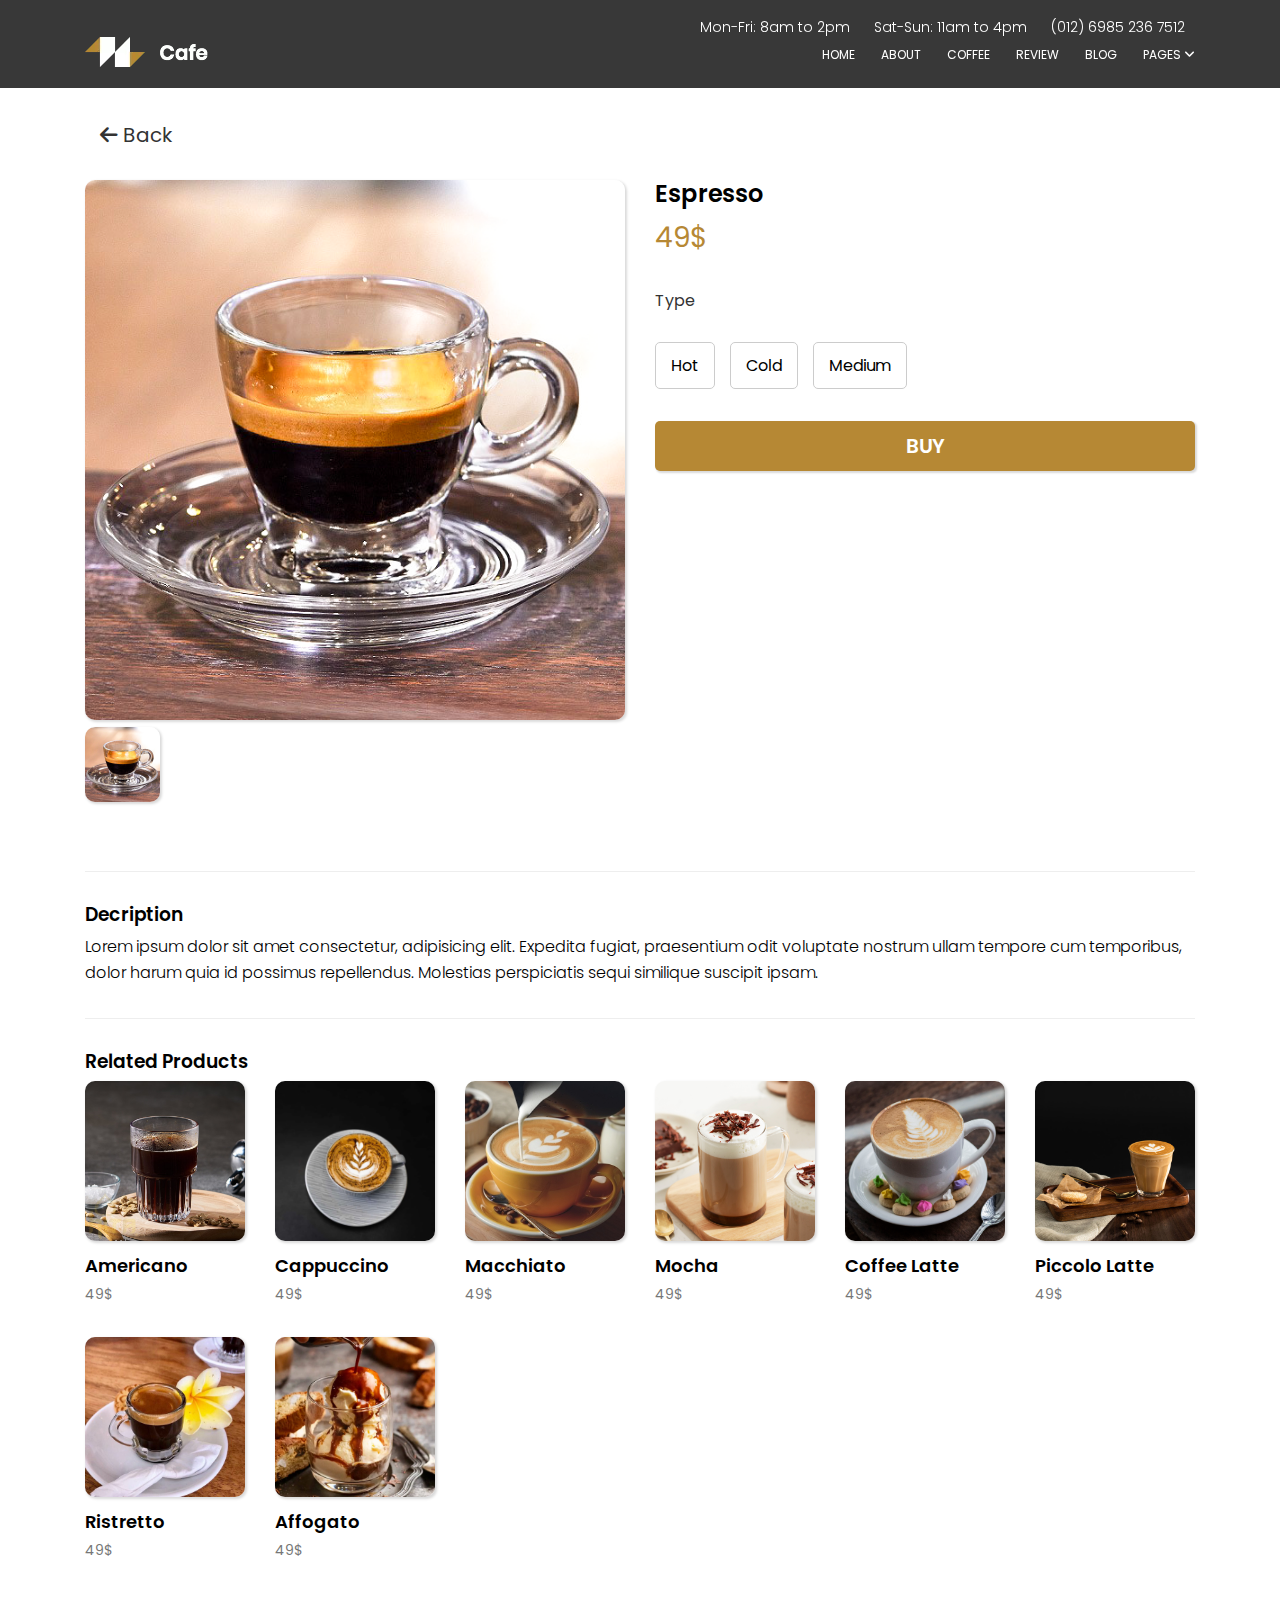
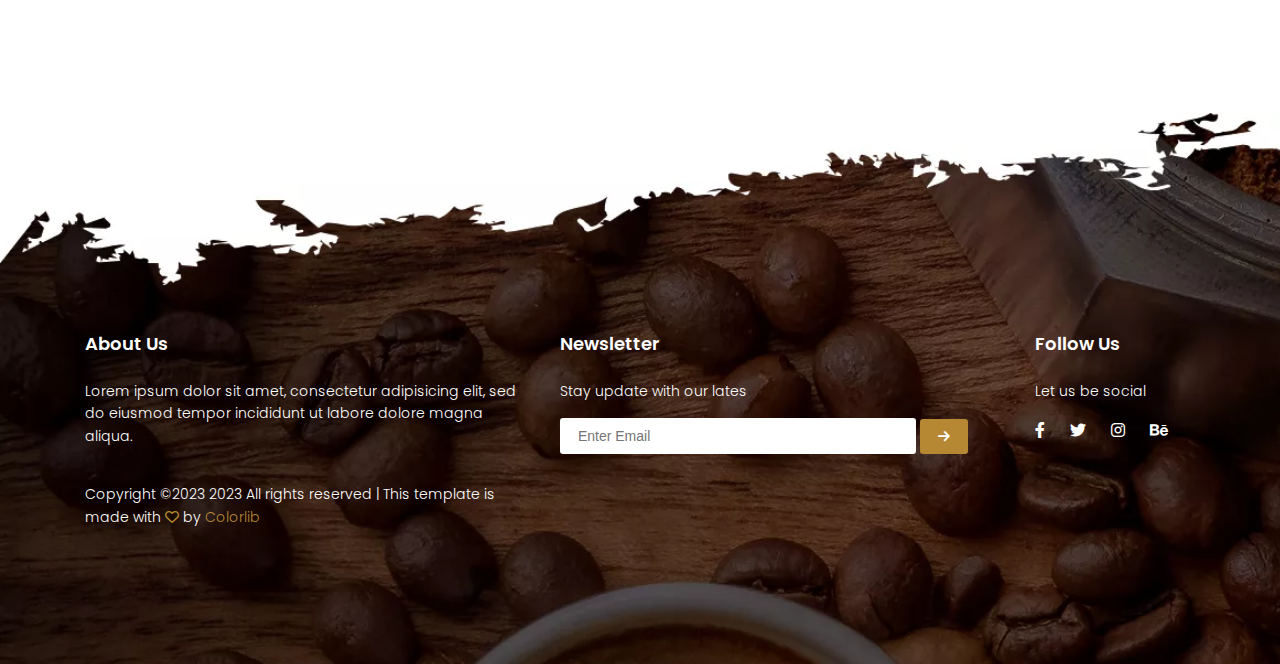
<file: product3.html>
<!DOCTYPE html>
<html lang="en">
<head>
    <meta charset="UTF-8">
    <meta name="viewport" content="width=device-width, initial-scale=1.0">
    <title>Espresso</title>
    <link rel="shortcut icon" href="./asset/img/logo-icon/logoo.png" type="image/x-icon">
    <link href="https://fonts.googleapis.com/css?family=Poppins:100,200,400,300,500,600,700" rel="stylesheet">
    <link rel="stylesheet" href="./asset/css/style.css">
    <link rel="stylesheet" href="./asset/css/responsive.css">
    <link rel="stylesheet" href="./asset/css/product1.css">
    <link rel="stylesheet" href="./asset/font/fontawesome-free-6.4.2-web/fontawesome-free-6.4.2-web/css/all.css">
</head>
<body>
    <div id="main">
        <div id="header">
            <!-- header-top -->
            <div class="header-top">
                <div class="container">
                    <div class="row justify-content-end">
                        <div class="no-padding col-8 col-s-8">
                            <ul>
                                <li>Mon-Fri: 8am to 2pm</li>
                                <li>Sat-Sun: 11am to 4pm</li>
                                <li>
                                    <a href="tel:(012) 6985 236 7512">(012) 6985 236 7512</a>
                                </li>
                            </ul>
                        </div>
                    </div>
                </div>
            </div>
            <!-- header-top -->

            <!-- Nav -->
            <div class="nav-container">
                <div id="nav-bar" class="container row align-items-center justify-content-between">
                    <div id="logo">
                        <a href="./index.html">
                            <img src="./asset/img/header_banner/logo.png" alt="">
                        </a>
                    </div>
                    <ul id="nav">
                        <li><a href="./index.html">Home</a></li>
                        <li><a href="./index.html">About</a></li>
                        <li><a href="menu.html">Coffee</a></li>
                        <li><a href="index.html">Review</a></li>
                        <li><a href="index.html">Blog</a></li>
                        <li>
                            <a href="#">
                                Pages
                                <i class="fa-solid fa-angle-down"></i>
                            </a>
                            <ul class="subnav">
                                <li><a href="menu.html">Menu</a></li>
                                <li><a href="member.html">Member</a></li>
                            </ul>
                        </li>
                    </ul>

                    
                    <label for="nav-mobile-input" id="mobile-menu" class="mobile-menu-btn js-mobile-menu">
                        <i class="menu-icon fa-solid fa-bars"></i>
                    </label>
                </div>
            </div>
            <!-- Nav -->
        </div>

        <div id="product-content" class="section-gap">
            <div class="container">
                <div class="menu__back mb-30 pr-15 pl-15">
                    <a href="menu.html">
                        <i class="fa-solid fa-arrow-left"></i>
                        <span>Back</span>
                    </a>
                </div>

                <div class="row justify-content-start">
                    <div class="col-6 col-s-6 pr-15 pl-15">
                        <div class="product-img">
                            <img src="./asset/img/content-coffee/Espresso.jpg" alt="" style="width: 100%; height: auto;">
                            <a href="" class="product__slide">
                                <i class="left fa-solid fa-chevron-left"></i>
                            </a>
                            <a href="" class="product__slide right">
                                <i class="slide__right fa-solid fa-chevron-right"></i>
                            </a>
                        </div>
                        
                        <div class="product-img-thumb mb-30">
                            <img src="./asset/img/content-coffee/Espresso.jpg" alt="">
                        </div>
                    </div>

                    <div class="product-info col-6 col-s-6 pr-15 pl-15">
                        <div class="product-top mb-32">
                            <div class="product-header">
                                <h2 class="product-name">Espresso</h2>
                                <div class="product-price">49$</div>
                            </div>
                        </div>

                        <div class="product-body mb-32">
                            <div class="product-type">
                                <div class="product-type-head">
                                    <h4 class="type-header">Type</h4>
                                    <div class="product-type-list row pr-15 pl-15">
                                        <input type="checkbox" hidden name="" class="product__input-hot" id="type-hot">
                                        <label for="type-hot" class="product-type-content type__hot pl-15 pr-15">
                                            <span>Hot</span>
                                        </label>
                                        
                                        <input type="checkbox" hidden name="" class="product__input-cold" id="type-cold">
                                        <label for="type-cold" class="product-type-content type__cold pl-15 pr-15">
                                            <span>Cold</span>
                                        </label>
                                        
                                        <input type="checkbox" hidden name="" class="product__input-md" id="type-md">
                                        <label for="type-md" class="product-type-content type__md pl-15 pr-15">
                                            <span>Medium</span>
                                        </label>
                                    </div>
                                </div>
                            </div>
                        </div>

                        <div class="product-footer">
                            <a href="" class="buy__btn">
                                BUY
                            </a>
                        </div>
                    </div>
                </div>

                <div class="product__description">
                    <div class="col-12 col-s-12">
                        <hr class="line_limit">
                        <div class="description">
                            <h3>Decription</h3>
                            <p>Lorem ipsum dolor sit amet consectetur, adipisicing elit. Expedita fugiat, praesentium odit voluptate nostrum ullam tempore cum temporibus, dolor harum quia id possimus repellendus. Molestias perspiciatis sequi similique suscipit ipsam.</p>
                        </div>
                        <hr class="line_limit">

                        <div class="product__related">
                            <h3>Related Products</h3>
                            <div class="product__related-list row">
                                <div class="menu__item pl-15 pr-15 col-2 col-s-3 col-xs-6">
                                    <div class="menu__item-img">
                                        <a href="product2.html">
                                            <img src="./asset/img/content-coffee/Americano.jpg" alt="" class="img-fluid">
                                        </a>
                                    </div>
                                    <div class="menu__item-info">
                                        <h4 class="menu__item-link">
                                            <a href="product2.html">Americano</a>
                                        </h4>
                                        <div class="price">49$</div>
                                    </div>
                                </div>
            
                                <div class="menu__item pl-15 pr-15 col-2 col-s-3 col-xs-6">
                                    <div class="menu__item-img">
                                        <a href="product1.html">
                                            <img src="./asset/img/content-coffee/coffee-1.jpg" alt="" class="img-fluid">
                                        </a>
                                    </div>
                                    <div class="menu__item-info">
                                        <h4 class="menu__item-link">
                                            <a href="product1.html">Cappuccino</a>
                                        </h4>
                                        <div class="price">49$</div>
                                    </div>
                                </div>
            
                                <div class="menu__item pl-15 pr-15 col-2 col-s-3 col-xs-6">
                                    <div class="menu__item-img">
                                        <a href="product4.html">
                                            <img src="./asset/img/content-coffee/Macchiato.jpg" alt="" class="img-fluid">
                                        </a>
                                    </div>
                                    <div class="menu__item-info">
                                        <h4 class="menu__item-link">
                                            <a href="product4.html">Macchiato</a>
                                        </h4>
                                        <div class="price">49$</div>
                                    </div>
                                </div>
            
                                <div class="menu__item pl-15 pr-15 col-2 col-s-3 col-xs-6">
                                    <div class="menu__item-img">
                                        <a href="product5.html">
                                            <img src="./asset/img/content-coffee/coffee-5.jpg" alt="" class="img-fluid">
                                        </a>
                                    </div>
                                    <div class="menu__item-info">
                                        <h4 class="menu__item-link">
                                            <a href="product5.html">Mocha</a>
                                        </h4>
                                        <div class="price">49$</div>
                                    </div>
                                </div>
            
                                <div class="menu__item pl-15 pr-15 col-2 col-s-3 col-xs-6">
                                    <div class="menu__item-img">
                                        <a href="product6.html">
                                            <img src="./asset/img/content-coffee/coffee-6.jpg" alt="" class="img-fluid">
                                        </a>
                                    </div>
                                    <div class="menu__item-info">
                                        <h4 class="menu__item-link">
                                            <a href="product6.html">Coffee Latte</a>
                                        </h4>
                                        <div class="price">49$</div>
                                    </div>
                                </div>
            
                                <div class="menu__item pl-15 pr-15 col-2 col-s-3 col-xs-6">
                                    <div class="menu__item-img">
                                        <a href="product7.html">
                                            <img src="./asset/img/content-coffee/coffee-7.jpg" alt="" class="img-fluid">
                                        </a>
                                    </div>
                                    <div class="menu__item-info">
                                        <h4 class="menu__item-link">
                                            <a href="product7.html">Piccolo Latte</a>
                                        </h4>
                                        <div class="price">49$</div>
                                    </div>
                                </div>
            
                                <div class="menu__item pl-15 pr-15 col-2 col-s-3 col-xs-6">
                                    <div class="menu__item-img">
                                        <a href="product8.html">
                                            <img src="./asset/img/content-coffee/Ristretto.jpg" alt="" class="img-fluid">
                                        </a>
                                    </div>
                                    <div class="menu__item-info">
                                        <h4 class="menu__item-link">
                                            <a href="product8.html">Ristretto</a>
                                        </h4>
                                        <div class="price">49$</div>
                                    </div>
                                </div>
            
                                <div class="menu__item pl-15 pr-15 col-2 col-s-3 col-xs-6">
                                    <div class="menu__item-img">
                                        <a href="product9.html">
                                            <img src="./asset/img/content-coffee/coffee-9.jpg" alt="" class="img-fluid">
                                        </a>
                                    </div>
                                    <div class="menu__item-info">
                                        <h4 class="menu__item-link">
                                            <a href="product9.html">Affogato</a>
                                        </h4>
                                        <div class="price">49$</div>
                                    </div>
                                </div>
                            </div>
                        </div>
                    </div>
                </div>
            </div>
        </div>

        <div id="mobile-nav">
            <input type="checkbox" name="" hidden class="nav__input" id="nav-mobile-input">
    
            <nav class="nav__mobile">
                <label for="nav-mobile-input" class="nav__mobile-close">
                    <i class="fa-solid fa-xmark"></i>
                </label>
                <ul class="nav__mobile-list">
                    <li class="nav__mobile-link"><a href="#">Home</a></li>
                    <li class="nav__mobile-link"><a href="index.html">About</a></li>
                    <li class="nav__mobile-link"><a href="menu.html">Coffee</a></li>
                    <li class="nav__mobile-link"><a href="index.html">Review</a></li>
                    <li class="nav__mobile-link"><a href="index.html">Blog</a></li>
                    <li class="mobile-nav-extend">
                        <label for="sub-nav-mobile-input" class="sub-nav-show d-flex justify-content-between">
                            <span> Pages </span>
                            <i class="show-nav fa-solid fa-angle-down"></i>
                            <!-- <i class="hide-nav fa-solid fa-angle-up"></i> -->
                        </label>
                        <input type="checkbox" name="" hidden class="sub-nav__input" id="sub-nav-mobile-input">
                        <ul id="mb-sub-nav" class="mobile-sub-nav">
                            <li class="sub-nav-list"><a href="menu.html">Menu</a></li>
                            <li class="sub-nav-list"><a href="member.html">Member</a></li>
                        </ul>
                    </li>
                </ul>
            </nav>
    
            <label for="nav-mobile-input" class="nav__overlay"></label>
        </div>

        <div id="footer" class="section-gap">
            <div class="container">
                <div class="footer-area row">
                    <div class="col-5 col-s-6 pr-15 pl-15">
                        <div class="about-us mg-tb-mgb-30">
                            <h6>About Us</h6>
                            <p>Lorem ipsum dolor sit amet, consectetur adipisicing elit, sed do eiusmod tempor incididunt ut labore dolore magna aliqua.</p>
                            <p class="footer-copy">
                                Copyright ©2023 2023 All rights reserved | This template is made with <i class="fa-regular fa-heart" style="color: #b68834;"></i> by <a href="" style="color: #b68834; text-decoration: none;">Colorlib</a>
                            </p>
                        </div>
                    </div>

                    <div class="col-5 col-s-6 pr-15 pl-15">
                        <div class="contact mg-tb-mgb-30">
                            <h6>Newsletter</h6>
                            <p>Stay update with our lates</p>
                            <div>
                                <form action="">
                                    <input type="email" name="EMAIL" class="footer-email" id="" placeholder="Enter Email" required>
                                    <button class="footer-email-btn"><i class="fa-solid fa-arrow-right" style="color: #ffffff;"></i></button>
                                </form>
                            </div>
                        </div>
                    </div>

                    <div class="col-2 col-s-6 pr-15 pl-15 mb-mgt-30">
                        <div class="social mg-tb-mgb-30">
                            <h6>Follow Us</h6>
                            <p>Let us be social</p>
                            <div style="display: flex;">
                                <a href=""><i class="fa-brands fa-facebook-f"></i></a>
                                <a href=""><i class="fa-brands fa-twitter"></i></a>
                                <a href=""><i class="fa-brands fa-instagram"></i></a>
                                <a href=""><i class="fa-brands fa-behance"></i></a>
                            </div>
                        </div>
                    </div>
                </div>
            </div>
        </div> 
    </div>
</body>
</html>
</file>
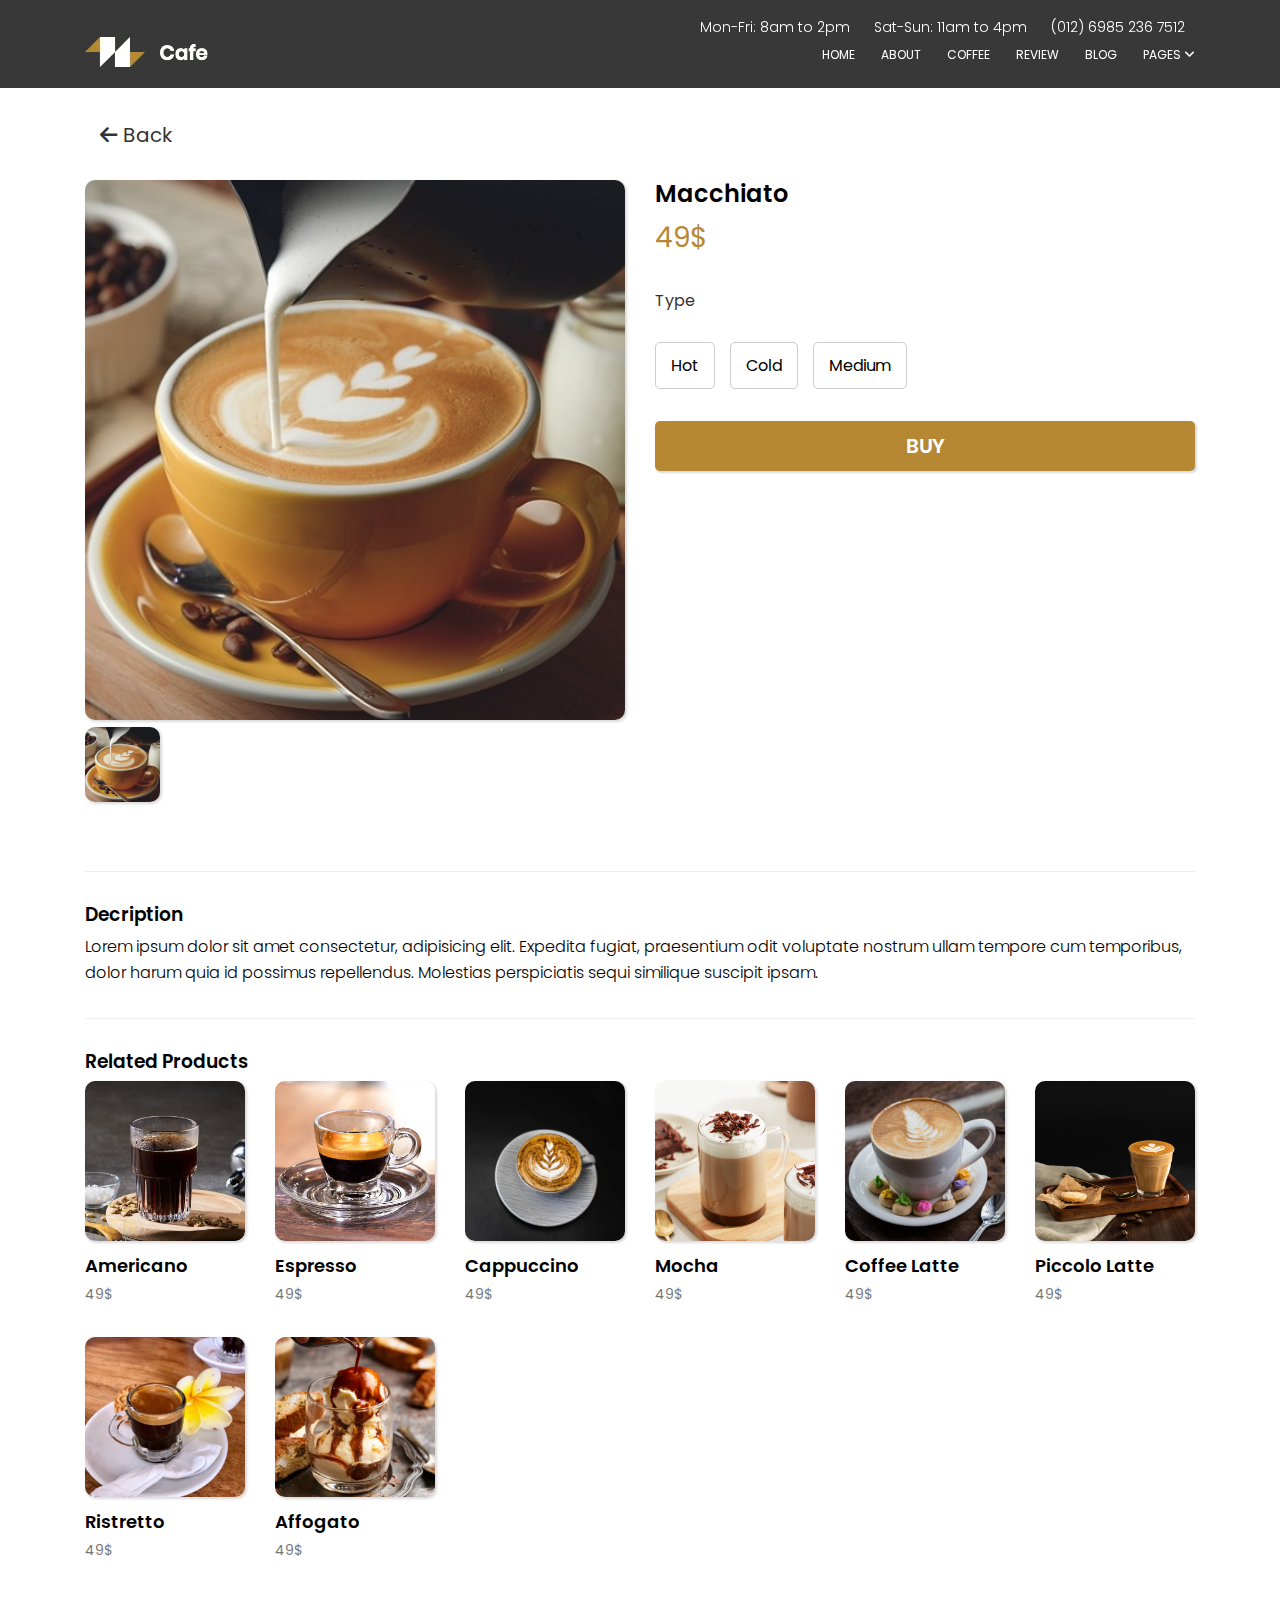
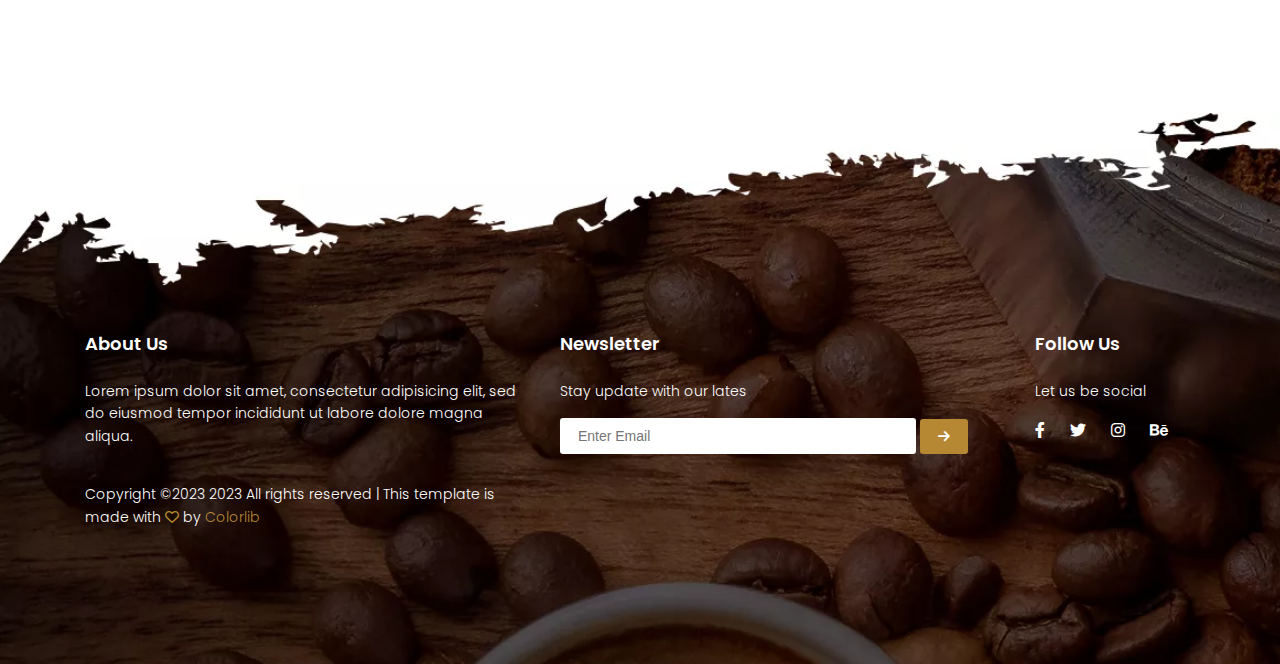
<file: product4.html>
<!DOCTYPE html>
<html lang="en">
<head>
    <meta charset="UTF-8">
    <meta name="viewport" content="width=device-width, initial-scale=1.0">
    <title>Macchiato</title>
    <link rel="shortcut icon" href="./asset/img/logo-icon/logoo.png" type="image/x-icon">
    <link href="https://fonts.googleapis.com/css?family=Poppins:100,200,400,300,500,600,700" rel="stylesheet">
    <link rel="stylesheet" href="./asset/css/style.css">
    <link rel="stylesheet" href="./asset/css/responsive.css">
    <link rel="stylesheet" href="./asset/css/product1.css">
    <link rel="stylesheet" href="./asset/font/fontawesome-free-6.4.2-web/fontawesome-free-6.4.2-web/css/all.css">
</head>
<body>
    <div id="main">
        <div id="header">
            <!-- header-top -->
            <div class="header-top">
                <div class="container">
                    <div class="row justify-content-end">
                        <div class="no-padding col-8 col-s-8">
                            <ul>
                                <li>Mon-Fri: 8am to 2pm</li>
                                <li>Sat-Sun: 11am to 4pm</li>
                                <li>
                                    <a href="tel:(012) 6985 236 7512">(012) 6985 236 7512</a>
                                </li>
                            </ul>
                        </div>
                    </div>
                </div>
            </div>
            <!-- header-top -->

            <!-- Nav -->
            <div class="nav-container">
                <div id="nav-bar" class="container row align-items-center justify-content-between">
                    <div id="logo">
                        <a href="./index.html">
                            <img src="./asset/img/header_banner/logo.png" alt="">
                        </a>
                    </div>
                    <ul id="nav">
                        <li><a href="./index.html">Home</a></li>
                        <li><a href="./index.html">About</a></li>
                        <li><a href="menu.html">Coffee</a></li>
                        <li><a href="index.html">Review</a></li>
                        <li><a href="index.html">Blog</a></li>
                        <li>
                            <a href="#">
                                Pages
                                <i class="fa-solid fa-angle-down"></i>
                            </a>
                            <ul class="subnav">
                                <li><a href="menu.html">Menu</a></li>
                                <li><a href="member.html">Member</a></li>
                            </ul>
                        </li>
                    </ul>

                    
                    <label for="nav-mobile-input" id="mobile-menu" class="mobile-menu-btn js-mobile-menu">
                        <i class="menu-icon fa-solid fa-bars"></i>
                    </label>
                </div>
            </div>
            <!-- Nav -->
        </div>

        <div id="product-content" class="section-gap">
            <div class="container">
                <div class="menu__back mb-30 pr-15 pl-15">
                    <a href="menu.html">
                        <i class="fa-solid fa-arrow-left"></i>
                        <span>Back</span>
                    </a>
                </div>

                <div class="row justify-content-start">
                    <div class="col-6 col-s-6 pr-15 pl-15">
                        <div class="product-img">
                            <img src="./asset/img/content-coffee/Macchiato.jpg" alt="" style="width: 100%; height: auto;">
                            <a href="" class="product__slide">
                                <i class="left fa-solid fa-chevron-left"></i>
                            </a>
                            <a href="" class="product__slide right">
                                <i class="slide__right fa-solid fa-chevron-right"></i>
                            </a>
                        </div>
                        
                        <div class="product-img-thumb mb-30">
                            <img src="./asset/img/content-coffee/Macchiato.jpg" alt="">
                        </div>
                    </div>

                    <div class="product-info col-6 col-s-6 pr-15 pl-15">
                        <div class="product-top mb-32">
                            <div class="product-header">
                                <h2 class="product-name">Macchiato</h2>
                                <div class="product-price">49$</div>
                            </div>
                        </div>

                        <div class="product-body mb-32">
                            <div class="product-type">
                                <div class="product-type-head">
                                    <h4 class="type-header">Type</h4>
                                    <div class="product-type-list row pr-15 pl-15">
                                        <input type="checkbox" hidden name="" class="product__input-hot" id="type-hot">
                                        <label for="type-hot" class="product-type-content type__hot pl-15 pr-15">
                                            <span>Hot</span>
                                        </label>
                                        
                                        <input type="checkbox" hidden name="" class="product__input-cold" id="type-cold">
                                        <label for="type-cold" class="product-type-content type__cold pl-15 pr-15">
                                            <span>Cold</span>
                                        </label>
                                        
                                        <input type="checkbox" hidden name="" class="product__input-md" id="type-md">
                                        <label for="type-md" class="product-type-content type__md pl-15 pr-15">
                                            <span>Medium</span>
                                        </label>
                                    </div>
                                </div>
                            </div>
                        </div>

                        <div class="product-footer">
                            <a href="" class="buy__btn">
                                BUY
                            </a>
                        </div>
                    </div>
                </div>

                <div class="product__description">
                    <div class="col-12 col-s-12">
                        <hr class="line_limit">
                        <div class="description">
                            <h3>Decription</h3>
                            <p>Lorem ipsum dolor sit amet consectetur, adipisicing elit. Expedita fugiat, praesentium odit voluptate nostrum ullam tempore cum temporibus, dolor harum quia id possimus repellendus. Molestias perspiciatis sequi similique suscipit ipsam.</p>
                        </div>
                        <hr class="line_limit">

                        <div class="product__related">
                            <h3>Related Products</h3>
                            <div class="product__related-list row">
                                <div class="menu__item pl-15 pr-15 col-2 col-s-3 col-xs-6">
                                    <div class="menu__item-img">
                                        <a href="product2.html">
                                            <img src="./asset/img/content-coffee/Americano.jpg" alt="" class="img-fluid">
                                        </a>
                                    </div>
                                    <div class="menu__item-info">
                                        <h4 class="menu__item-link">
                                            <a href="product2.html">Americano</a>
                                        </h4>
                                        <div class="price">49$</div>
                                    </div>
                                </div>
            
                                <div class="menu__item pl-15 pr-15 col-2 col-s-3 col-xs-6">
                                    <div class="menu__item-img">
                                        <a href="product3.html">
                                            <img src="./asset/img/content-coffee/Espresso.jpg" alt="" class="img-fluid">
                                        </a>
                                    </div>
                                    <div class="menu__item-info">
                                        <h4 class="menu__item-link">
                                            <a href="product3.html">Espresso</a>
                                        </h4>
                                        <div class="price">49$</div>
                                    </div>
                                </div>
            
                                <div class="menu__item pl-15 pr-15 col-2 col-s-3 col-xs-6">
                                    <div class="menu__item-img">
                                        <a href="product1.html">
                                            <img src="./asset/img/content-coffee/coffee-1.jpg" alt="" class="img-fluid">
                                        </a>
                                    </div>
                                    <div class="menu__item-info">
                                        <h4 class="menu__item-link">
                                            <a href="product1.html">Cappuccino</a>
                                        </h4>
                                        <div class="price">49$</div>
                                    </div>
                                </div>
            
                                <div class="menu__item pl-15 pr-15 col-2 col-s-3 col-xs-6">
                                    <div class="menu__item-img">
                                        <a href="product5.html">
                                            <img src="./asset/img/content-coffee/coffee-5.jpg" alt="" class="img-fluid">
                                        </a>
                                    </div>
                                    <div class="menu__item-info">
                                        <h4 class="menu__item-link">
                                            <a href="product5.html">Mocha</a>
                                        </h4>
                                        <div class="price">49$</div>
                                    </div>
                                </div>
            
                                <div class="menu__item pl-15 pr-15 col-2 col-s-3 col-xs-6">
                                    <div class="menu__item-img">
                                        <a href="product6.html">
                                            <img src="./asset/img/content-coffee/coffee-6.jpg" alt="" class="img-fluid">
                                        </a>
                                    </div>
                                    <div class="menu__item-info">
                                        <h4 class="menu__item-link">
                                            <a href="product6.html">Coffee Latte</a>
                                        </h4>
                                        <div class="price">49$</div>
                                    </div>
                                </div>
            
                                <div class="menu__item pl-15 pr-15 col-2 col-s-3 col-xs-6">
                                    <div class="menu__item-img">
                                        <a href="product7.html">
                                            <img src="./asset/img/content-coffee/coffee-7.jpg" alt="" class="img-fluid">
                                        </a>
                                    </div>
                                    <div class="menu__item-info">
                                        <h4 class="menu__item-link">
                                            <a href="product7.html">Piccolo Latte</a>
                                        </h4>
                                        <div class="price">49$</div>
                                    </div>
                                </div>
            
                                <div class="menu__item pl-15 pr-15 col-2 col-s-3 col-xs-6">
                                    <div class="menu__item-img">
                                        <a href="product8.html">
                                            <img src="./asset/img/content-coffee/Ristretto.jpg" alt="" class="img-fluid">
                                        </a>
                                    </div>
                                    <div class="menu__item-info">
                                        <h4 class="menu__item-link">
                                            <a href="product8.html">Ristretto</a>
                                        </h4>
                                        <div class="price">49$</div>
                                    </div>
                                </div>
            
                                <div class="menu__item pl-15 pr-15 col-2 col-s-3 col-xs-6">
                                    <div class="menu__item-img">
                                        <a href="product9.html">
                                            <img src="./asset/img/content-coffee/coffee-9.jpg" alt="" class="img-fluid">
                                        </a>
                                    </div>
                                    <div class="menu__item-info">
                                        <h4 class="menu__item-link">
                                            <a href="product9.html">Affogato</a>
                                        </h4>
                                        <div class="price">49$</div>
                                    </div>
                                </div>
                            </div>
                        </div>
                    </div>
                </div>
            </div>
        </div>

        <div id="mobile-nav">
            <input type="checkbox" name="" hidden class="nav__input" id="nav-mobile-input">
    
            <nav class="nav__mobile">
                <label for="nav-mobile-input" class="nav__mobile-close">
                    <i class="fa-solid fa-xmark"></i>
                </label>
                <ul class="nav__mobile-list">
                    <li class="nav__mobile-link"><a href="#">Home</a></li>
                    <li class="nav__mobile-link"><a href="index.html">About</a></li>
                    <li class="nav__mobile-link"><a href="menu.html">Coffee</a></li>
                    <li class="nav__mobile-link"><a href="index.html">Review</a></li>
                    <li class="nav__mobile-link"><a href="index.html">Blog</a></li>
                    <li class="mobile-nav-extend">
                        <label for="sub-nav-mobile-input" class="sub-nav-show d-flex justify-content-between">
                            <span> Pages </span>
                            <i class="show-nav fa-solid fa-angle-down"></i>
                            <!-- <i class="hide-nav fa-solid fa-angle-up"></i> -->
                        </label>
                        <input type="checkbox" name="" hidden class="sub-nav__input" id="sub-nav-mobile-input">
                        <ul id="mb-sub-nav" class="mobile-sub-nav">
                            <li class="sub-nav-list"><a href="menu.html">Menu</a></li>
                            <li class="sub-nav-list"><a href="member.html">Member</a></li>
                        </ul>
                    </li>
                </ul>
            </nav>
    
            <label for="nav-mobile-input" class="nav__overlay"></label>
        </div>

        <div id="footer" class="section-gap">
            <div class="container">
                <div class="footer-area row">
                    <div class="col-5 col-s-6 pr-15 pl-15">
                        <div class="about-us mg-tb-mgb-30">
                            <h6>About Us</h6>
                            <p>Lorem ipsum dolor sit amet, consectetur adipisicing elit, sed do eiusmod tempor incididunt ut labore dolore magna aliqua.</p>
                            <p class="footer-copy">
                                Copyright ©2023 2023 All rights reserved | This template is made with <i class="fa-regular fa-heart" style="color: #b68834;"></i> by <a href="" style="color: #b68834; text-decoration: none;">Colorlib</a>
                            </p>
                        </div>
                    </div>

                    <div class="col-5 col-s-6 pr-15 pl-15">
                        <div class="contact mg-tb-mgb-30">
                            <h6>Newsletter</h6>
                            <p>Stay update with our lates</p>
                            <div>
                                <form action="">
                                    <input type="email" name="EMAIL" class="footer-email" id="" placeholder="Enter Email" required>
                                    <button class="footer-email-btn"><i class="fa-solid fa-arrow-right" style="color: #ffffff;"></i></button>
                                </form>
                            </div>
                        </div>
                    </div>

                    <div class="col-2 col-s-6 pr-15 pl-15 mb-mgt-30">
                        <div class="social mg-tb-mgb-30">
                            <h6>Follow Us</h6>
                            <p>Let us be social</p>
                            <div style="display: flex;">
                                <a href=""><i class="fa-brands fa-facebook-f"></i></a>
                                <a href=""><i class="fa-brands fa-twitter"></i></a>
                                <a href=""><i class="fa-brands fa-instagram"></i></a>
                                <a href=""><i class="fa-brands fa-behance"></i></a>
                            </div>
                        </div>
                    </div>
                </div>
            </div>
        </div> 
    </div>
</body>
</html>
</file>
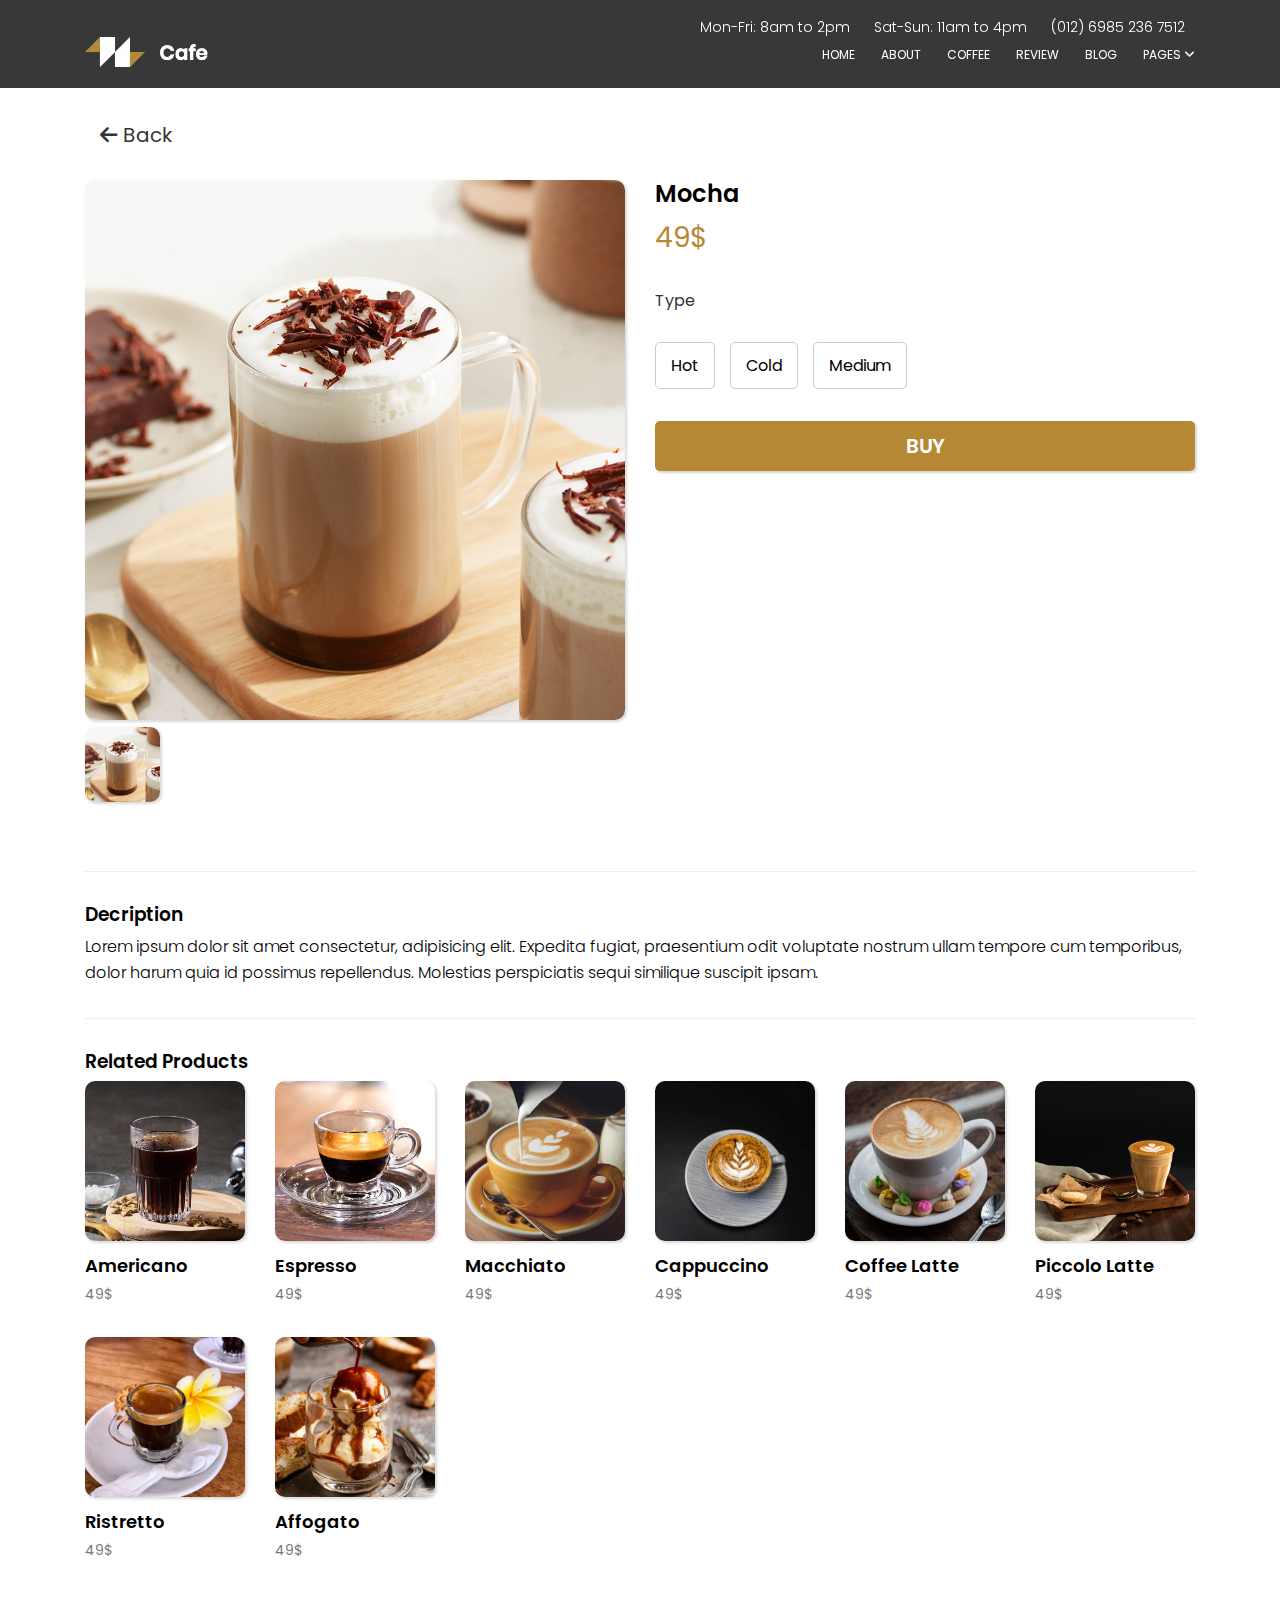
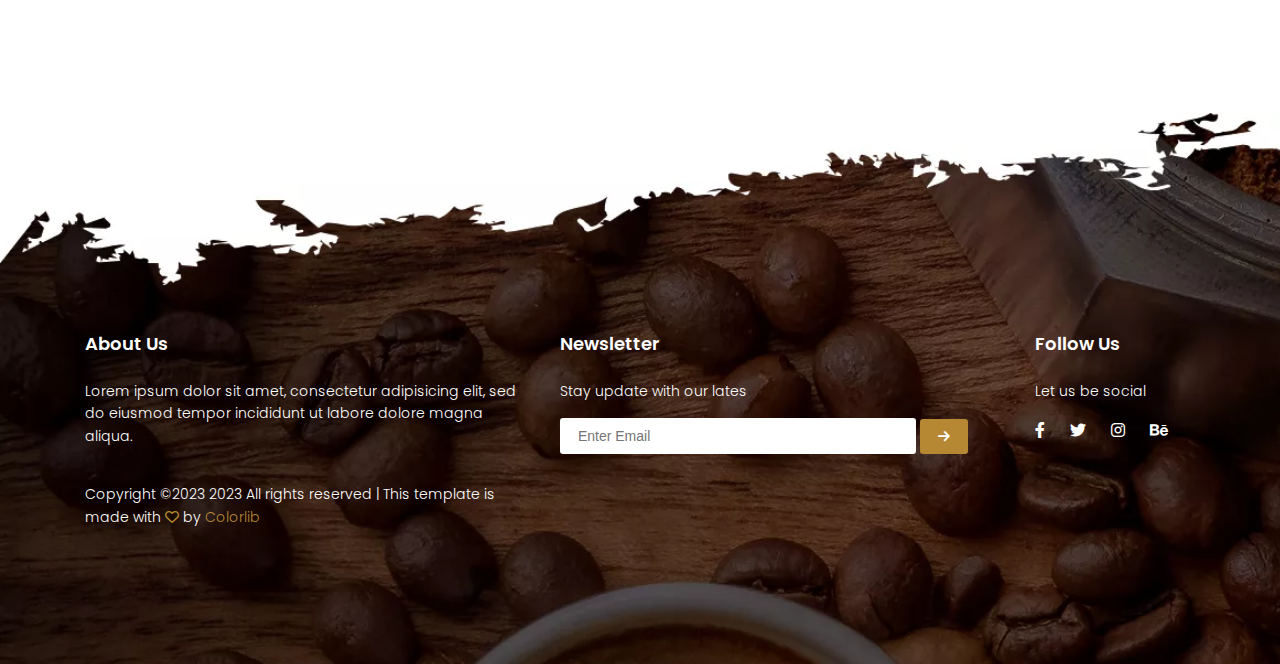
<file: product5.html>
<!DOCTYPE html>
<html lang="en">
<head>
    <meta charset="UTF-8">
    <meta name="viewport" content="width=device-width, initial-scale=1.0">
    <title>Mocha</title>
    <link rel="shortcut icon" href="./asset/img/logo-icon/logoo.png" type="image/x-icon">
    <link href="https://fonts.googleapis.com/css?family=Poppins:100,200,400,300,500,600,700" rel="stylesheet">
    <link rel="stylesheet" href="./asset/css/style.css">
    <link rel="stylesheet" href="./asset/css/responsive.css">
    <link rel="stylesheet" href="./asset/css/product1.css">
    <link rel="stylesheet" href="./asset/font/fontawesome-free-6.4.2-web/fontawesome-free-6.4.2-web/css/all.css">
</head>
<body>
    <div id="main">
        <div id="header">
            <!-- header-top -->
            <div class="header-top">
                <div class="container">
                    <div class="row justify-content-end">
                        <div class="no-padding col-8 col-s-8">
                            <ul>
                                <li>Mon-Fri: 8am to 2pm</li>
                                <li>Sat-Sun: 11am to 4pm</li>
                                <li>
                                    <a href="tel:(012) 6985 236 7512">(012) 6985 236 7512</a>
                                </li>
                            </ul>
                        </div>
                    </div>
                </div>
            </div>
            <!-- header-top -->

            <!-- Nav -->
            <div class="nav-container">
                <div id="nav-bar" class="container row align-items-center justify-content-between">
                    <div id="logo">
                        <a href="./index.html">
                            <img src="./asset/img/header_banner/logo.png" alt="">
                        </a>
                    </div>
                    <ul id="nav">
                        <li><a href="./index.html">Home</a></li>
                        <li><a href="./index.html">About</a></li>
                        <li><a href="menu.html">Coffee</a></li>
                        <li><a href="index.html">Review</a></li>
                        <li><a href="index.html">Blog</a></li>
                        <li>
                            <a href="#">
                                Pages
                                <i class="fa-solid fa-angle-down"></i>
                            </a>
                            <ul class="subnav">
                                <li><a href="menu.html">Menu</a></li>
                                <li><a href="member.html">Member</a></li>
                            </ul>
                        </li>
                    </ul>

                    
                    <label for="nav-mobile-input" id="mobile-menu" class="mobile-menu-btn js-mobile-menu">
                        <i class="menu-icon fa-solid fa-bars"></i>
                    </label>
                </div>
            </div>
            <!-- Nav -->
        </div>

        <div id="product-content" class="section-gap">
            <div class="container">
                <div class="menu__back mb-30 pr-15 pl-15">
                    <a href="menu.html">
                        <i class="fa-solid fa-arrow-left"></i>
                        <span>Back</span>
                    </a>
                </div>

                <div class="row justify-content-start">
                    <div class="col-6 col-s-6 pr-15 pl-15">
                        <div class="product-img">
                            <img src="./asset/img/content-coffee/coffee-5.jpg" alt="" style="width: 100%; height: auto;">
                            <a href="" class="product__slide">
                                <i class="left fa-solid fa-chevron-left"></i>
                            </a>
                            <a href="" class="product__slide right">
                                <i class="slide__right fa-solid fa-chevron-right"></i>
                            </a>
                        </div>
                        
                        <div class="product-img-thumb mb-30">
                            <img src="./asset/img/content-coffee/coffee-5.jpg" alt="">
                        </div>
                    </div>

                    <div class="product-info col-6 col-s-6 pr-15 pl-15">
                        <div class="product-top mb-32">
                            <div class="product-header">
                                <h2 class="product-name">Mocha</h2>
                                <div class="product-price">49$</div>
                            </div>
                        </div>

                        <div class="product-body mb-32">
                            <div class="product-type">
                                <div class="product-type-head">
                                    <h4 class="type-header">Type</h4>
                                    <div class="product-type-list row pr-15 pl-15">
                                        <input type="checkbox" hidden name="" class="product__input-hot" id="type-hot">
                                        <label for="type-hot" class="product-type-content type__hot pl-15 pr-15">
                                            <span>Hot</span>
                                        </label>
                                        
                                        <input type="checkbox" hidden name="" class="product__input-cold" id="type-cold">
                                        <label for="type-cold" class="product-type-content type__cold pl-15 pr-15">
                                            <span>Cold</span>
                                        </label>
                                        
                                        <input type="checkbox" hidden name="" class="product__input-md" id="type-md">
                                        <label for="type-md" class="product-type-content type__md pl-15 pr-15">
                                            <span>Medium</span>
                                        </label>
                                    </div>
                                </div>
                            </div>
                        </div>

                        <div class="product-footer">
                            <a href="" class="buy__btn">
                                BUY
                            </a>
                        </div>
                    </div>
                </div>

                <div class="product__description">
                    <div class="col-12 col-s-12">
                        <hr class="line_limit">
                        <div class="description">
                            <h3>Decription</h3>
                            <p>Lorem ipsum dolor sit amet consectetur, adipisicing elit. Expedita fugiat, praesentium odit voluptate nostrum ullam tempore cum temporibus, dolor harum quia id possimus repellendus. Molestias perspiciatis sequi similique suscipit ipsam.</p>
                        </div>
                        <hr class="line_limit">

                        <div class="product__related">
                            <h3>Related Products</h3>
                            <div class="product__related-list row">
                                <div class="menu__item pl-15 pr-15 col-2 col-s-3 col-xs-6">
                                    <div class="menu__item-img">
                                        <a href="product2.html">
                                            <img src="./asset/img/content-coffee/Americano.jpg" alt="" class="img-fluid">
                                        </a>
                                    </div>
                                    <div class="menu__item-info">
                                        <h4 class="menu__item-link">
                                            <a href="product2.html">Americano</a>
                                        </h4>
                                        <div class="price">49$</div>
                                    </div>
                                </div>
            
                                <div class="menu__item pl-15 pr-15 col-2 col-s-3 col-xs-6">
                                    <div class="menu__item-img">
                                        <a href="product3.html">
                                            <img src="./asset/img/content-coffee/Espresso.jpg" alt="" class="img-fluid">
                                        </a>
                                    </div>
                                    <div class="menu__item-info">
                                        <h4 class="menu__item-link">
                                            <a href="product3.html">Espresso</a>
                                        </h4>
                                        <div class="price">49$</div>
                                    </div>
                                </div>
            
                                <div class="menu__item pl-15 pr-15 col-2 col-s-3 col-xs-6">
                                    <div class="menu__item-img">
                                        <a href="product4.html">
                                            <img src="./asset/img/content-coffee/Macchiato.jpg" alt="" class="img-fluid">
                                        </a>
                                    </div>
                                    <div class="menu__item-info">
                                        <h4 class="menu__item-link">
                                            <a href="product4.html">Macchiato</a>
                                        </h4>
                                        <div class="price">49$</div>
                                    </div>
                                </div>
            
                                <div class="menu__item pl-15 pr-15 col-2 col-s-3 col-xs-6">
                                    <div class="menu__item-img">
                                        <a href="product1.html">
                                            <img src="./asset/img/content-coffee/coffee-1.jpg" alt="" class="img-fluid">
                                        </a>
                                    </div>
                                    <div class="menu__item-info">
                                        <h4 class="menu__item-link">
                                            <a href="product1.html">Cappuccino</a>
                                        </h4>
                                        <div class="price">49$</div>
                                    </div>
                                </div>
            
                                <div class="menu__item pl-15 pr-15 col-2 col-s-3 col-xs-6">
                                    <div class="menu__item-img">
                                        <a href="product6.html">
                                            <img src="./asset/img/content-coffee/coffee-6.jpg" alt="" class="img-fluid">
                                        </a>
                                    </div>
                                    <div class="menu__item-info">
                                        <h4 class="menu__item-link">
                                            <a href="product6.html">Coffee Latte</a>
                                        </h4>
                                        <div class="price">49$</div>
                                    </div>
                                </div>
            
                                <div class="menu__item pl-15 pr-15 col-2 col-s-3 col-xs-6">
                                    <div class="menu__item-img">
                                        <a href="product7.html">
                                            <img src="./asset/img/content-coffee/coffee-7.jpg" alt="" class="img-fluid">
                                        </a>
                                    </div>
                                    <div class="menu__item-info">
                                        <h4 class="menu__item-link">
                                            <a href="product7.html">Piccolo Latte</a>
                                        </h4>
                                        <div class="price">49$</div>
                                    </div>
                                </div>
            
                                <div class="menu__item pl-15 pr-15 col-2 col-s-3 col-xs-6">
                                    <div class="menu__item-img">
                                        <a href="product8.html">
                                            <img src="./asset/img/content-coffee/Ristretto.jpg" alt="" class="img-fluid">
                                        </a>
                                    </div>
                                    <div class="menu__item-info">
                                        <h4 class="menu__item-link">
                                            <a href="product8.html">Ristretto</a>
                                        </h4>
                                        <div class="price">49$</div>
                                    </div>
                                </div>
            
                                <div class="menu__item pl-15 pr-15 col-2 col-s-3 col-xs-6">
                                    <div class="menu__item-img">
                                        <a href="product9.html">
                                            <img src="./asset/img/content-coffee/coffee-9.jpg" alt="" class="img-fluid">
                                        </a>
                                    </div>
                                    <div class="menu__item-info">
                                        <h4 class="menu__item-link">
                                            <a href="product9.html">Affogato</a>
                                        </h4>
                                        <div class="price">49$</div>
                                    </div>
                                </div>
                            </div>
                        </div>
                    </div>
                </div>
            </div>
        </div>

        <div id="mobile-nav">
            <input type="checkbox" name="" hidden class="nav__input" id="nav-mobile-input">
    
            <nav class="nav__mobile">
                <label for="nav-mobile-input" class="nav__mobile-close">
                    <i class="fa-solid fa-xmark"></i>
                </label>
                <ul class="nav__mobile-list">
                    <li class="nav__mobile-link"><a href="#">Home</a></li>
                    <li class="nav__mobile-link"><a href="index.html">About</a></li>
                    <li class="nav__mobile-link"><a href="menu.html">Coffee</a></li>
                    <li class="nav__mobile-link"><a href="index.html">Review</a></li>
                    <li class="nav__mobile-link"><a href="index.html">Blog</a></li>
                    <li class="mobile-nav-extend">
                        <label for="sub-nav-mobile-input" class="sub-nav-show d-flex justify-content-between">
                            <span> Pages </span>
                            <i class="show-nav fa-solid fa-angle-down"></i>
                            <!-- <i class="hide-nav fa-solid fa-angle-up"></i> -->
                        </label>
                        <input type="checkbox" name="" hidden class="sub-nav__input" id="sub-nav-mobile-input">
                        <ul id="mb-sub-nav" class="mobile-sub-nav">
                            <li class="sub-nav-list"><a href="menu.html">Menu</a></li>
                            <li class="sub-nav-list"><a href="member.html">Member</a></li>
                        </ul>
                    </li>
                </ul>
            </nav>
    
            <label for="nav-mobile-input" class="nav__overlay"></label>
        </div>

        <div id="footer" class="section-gap">
            <div class="container">
                <div class="footer-area row">
                    <div class="col-5 col-s-6 pr-15 pl-15">
                        <div class="about-us mg-tb-mgb-30">
                            <h6>About Us</h6>
                            <p>Lorem ipsum dolor sit amet, consectetur adipisicing elit, sed do eiusmod tempor incididunt ut labore dolore magna aliqua.</p>
                            <p class="footer-copy">
                                Copyright ©2023 2023 All rights reserved | This template is made with <i class="fa-regular fa-heart" style="color: #b68834;"></i> by <a href="" style="color: #b68834; text-decoration: none;">Colorlib</a>
                            </p>
                        </div>
                    </div>

                    <div class="col-5 col-s-6 pr-15 pl-15">
                        <div class="contact mg-tb-mgb-30">
                            <h6>Newsletter</h6>
                            <p>Stay update with our lates</p>
                            <div>
                                <form action="">
                                    <input type="email" name="EMAIL" class="footer-email" id="" placeholder="Enter Email" required>
                                    <button class="footer-email-btn"><i class="fa-solid fa-arrow-right" style="color: #ffffff;"></i></button>
                                </form>
                            </div>
                        </div>
                    </div>

                    <div class="col-2 col-s-6 pr-15 pl-15 mb-mgt-30">
                        <div class="social mg-tb-mgb-30">
                            <h6>Follow Us</h6>
                            <p>Let us be social</p>
                            <div style="display: flex;">
                                <a href=""><i class="fa-brands fa-facebook-f"></i></a>
                                <a href=""><i class="fa-brands fa-twitter"></i></a>
                                <a href=""><i class="fa-brands fa-instagram"></i></a>
                                <a href=""><i class="fa-brands fa-behance"></i></a>
                            </div>
                        </div>
                    </div>
                </div>
            </div>
        </div> 
    </div>
</body>
</html>
</file>
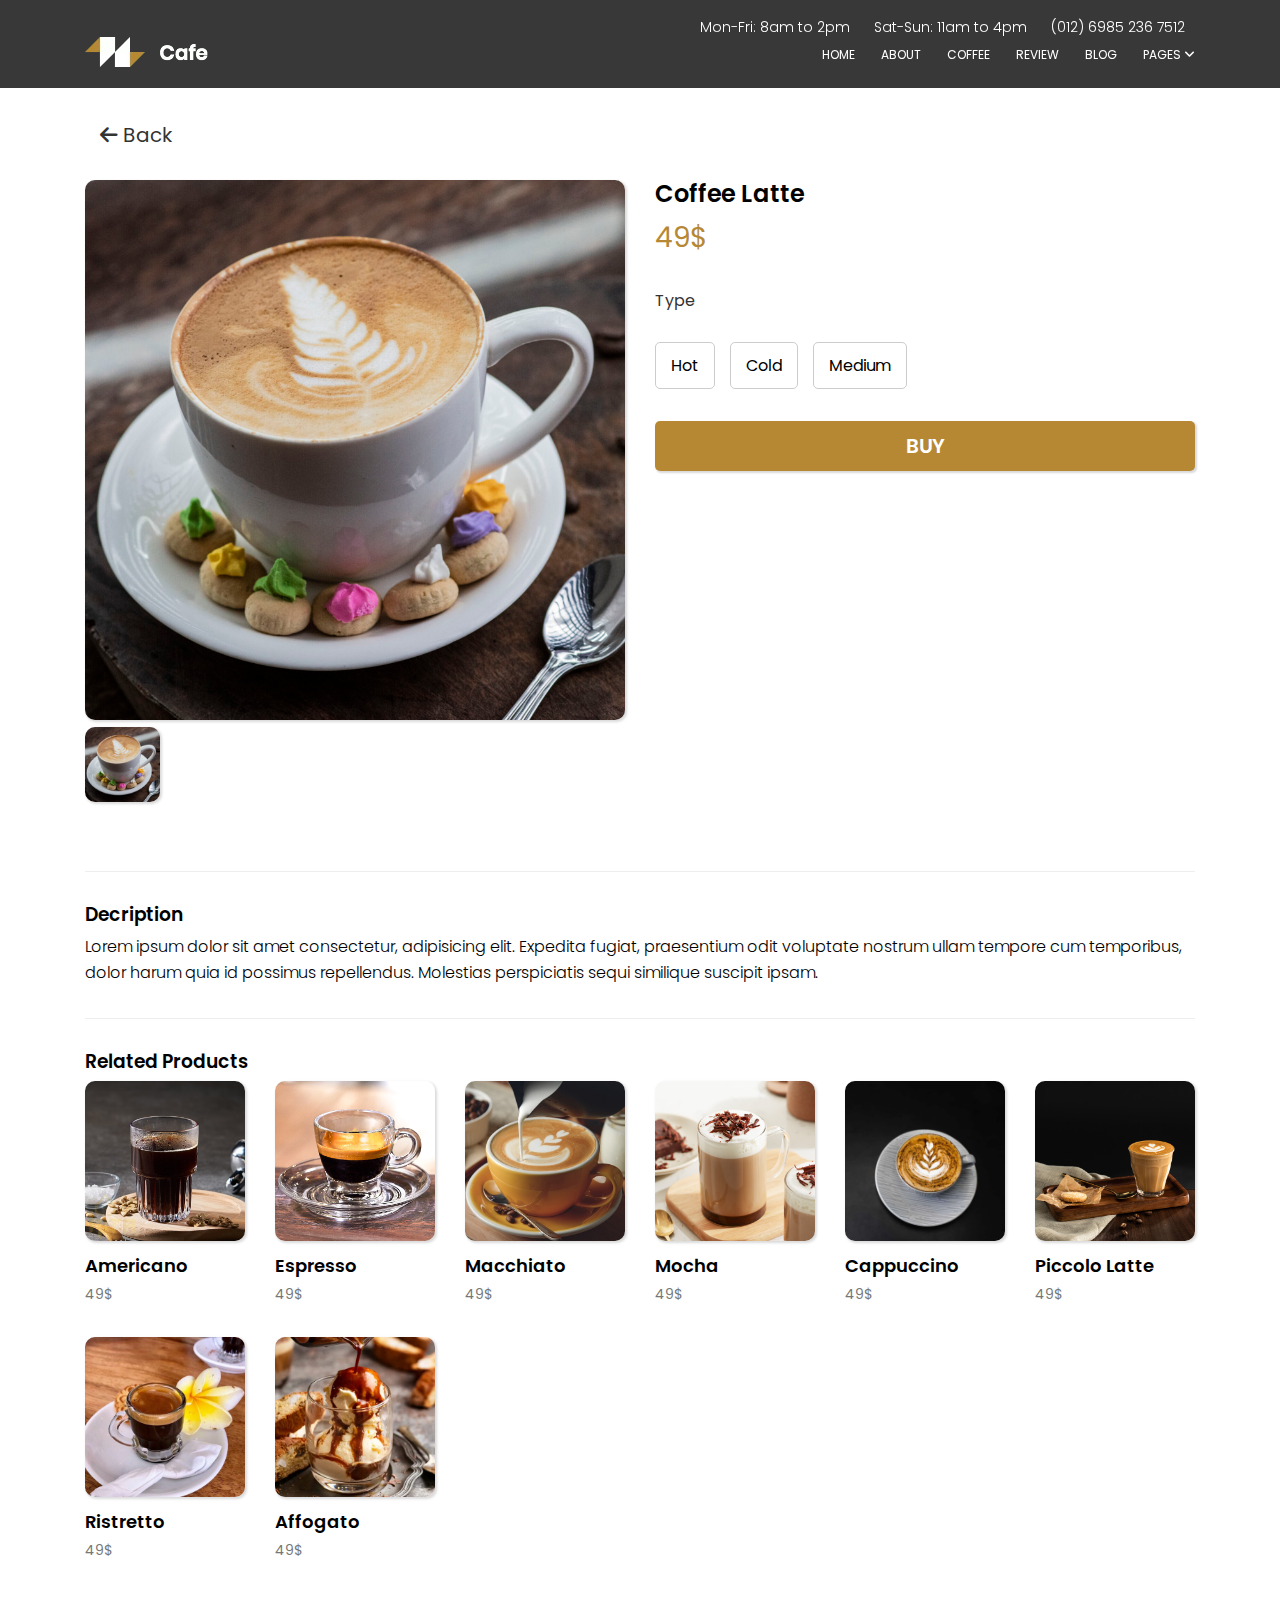
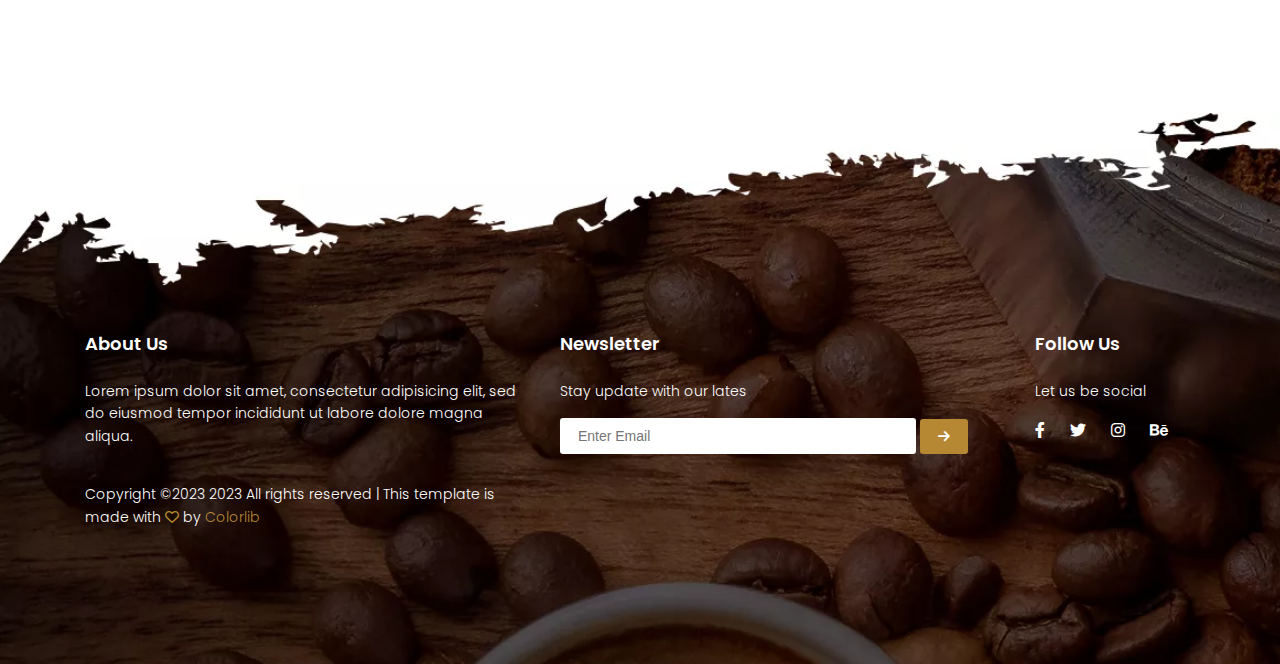
<file: product6.html>
<!DOCTYPE html>
<html lang="en">
<head>
    <meta charset="UTF-8">
    <meta name="viewport" content="width=device-width, initial-scale=1.0">
    <title>Coffee Latte</title>
    <link rel="shortcut icon" href="./asset/img/logo-icon/logoo.png" type="image/x-icon">
    <link href="https://fonts.googleapis.com/css?family=Poppins:100,200,400,300,500,600,700" rel="stylesheet">
    <link rel="stylesheet" href="./asset/css/style.css">
    <link rel="stylesheet" href="./asset/css/responsive.css">
    <link rel="stylesheet" href="./asset/css/product1.css">
    <link rel="stylesheet" href="./asset/font/fontawesome-free-6.4.2-web/fontawesome-free-6.4.2-web/css/all.css">
</head>
<body>
    <div id="main">
        <div id="header">
            <!-- header-top -->
            <div class="header-top">
                <div class="container">
                    <div class="row justify-content-end">
                        <div class="no-padding col-8 col-s-8">
                            <ul>
                                <li>Mon-Fri: 8am to 2pm</li>
                                <li>Sat-Sun: 11am to 4pm</li>
                                <li>
                                    <a href="tel:(012) 6985 236 7512">(012) 6985 236 7512</a>
                                </li>
                            </ul>
                        </div>
                    </div>
                </div>
            </div>
            <!-- header-top -->

            <!-- Nav -->
            <div class="nav-container">
                <div id="nav-bar" class="container row align-items-center justify-content-between">
                    <div id="logo">
                        <a href="./index.html">
                            <img src="./asset/img/header_banner/logo.png" alt="">
                        </a>
                    </div>
                    <ul id="nav">
                        <li><a href="./index.html">Home</a></li>
                        <li><a href="./index.html">About</a></li>
                        <li><a href="menu.html">Coffee</a></li>
                        <li><a href="index.html">Review</a></li>
                        <li><a href="index.html">Blog</a></li>
                        <li>
                            <a href="#">
                                Pages
                                <i class="fa-solid fa-angle-down"></i>
                            </a>
                            <ul class="subnav">
                                <li><a href="menu.html">Menu</a></li>
                                <li><a href="member.html">Member</a></li>
                            </ul>
                        </li>
                    </ul>

                    
                    <label for="nav-mobile-input" id="mobile-menu" class="mobile-menu-btn js-mobile-menu">
                        <i class="menu-icon fa-solid fa-bars"></i>
                    </label>
                </div>
            </div>
            <!-- Nav -->
        </div>

        <div id="product-content" class="section-gap">
            <div class="container">
                <div class="menu__back mb-30 pr-15 pl-15">
                    <a href="menu.html">
                        <i class="fa-solid fa-arrow-left"></i>
                        <span>Back</span>
                    </a>
                </div>

                <div class="row justify-content-start">
                    <div class="col-6 col-s-6 pr-15 pl-15">
                        <div class="product-img">
                            <img src="./asset/img/content-coffee/coffee-6.jpg" alt="" style="width: 100%; height: auto;">
                            <a href="" class="product__slide">
                                <i class="left fa-solid fa-chevron-left"></i>
                            </a>
                            <a href="" class="product__slide right">
                                <i class="slide__right fa-solid fa-chevron-right"></i>
                            </a>
                        </div>
                        
                        <div class="product-img-thumb mb-30">
                            <img src="./asset/img/content-coffee/coffee-6.jpg" alt="">
                        </div>
                    </div>

                    <div class="product-info col-6 col-s-6 pr-15 pl-15">
                        <div class="product-top mb-32">
                            <div class="product-header">
                                <h2 class="product-name">Coffee Latte</h2>
                                <div class="product-price">49$</div>
                            </div>
                        </div>

                        <div class="product-body mb-32">
                            <div class="product-type">
                                <div class="product-type-head">
                                    <h4 class="type-header">Type</h4>
                                    <div class="product-type-list row pr-15 pl-15">
                                        <input type="checkbox" hidden name="" class="product__input-hot" id="type-hot">
                                        <label for="type-hot" class="product-type-content type__hot pl-15 pr-15">
                                            <span>Hot</span>
                                        </label>
                                        
                                        <input type="checkbox" hidden name="" class="product__input-cold" id="type-cold">
                                        <label for="type-cold" class="product-type-content type__cold pl-15 pr-15">
                                            <span>Cold</span>
                                        </label>
                                        
                                        <input type="checkbox" hidden name="" class="product__input-md" id="type-md">
                                        <label for="type-md" class="product-type-content type__md pl-15 pr-15">
                                            <span>Medium</span>
                                        </label>
                                    </div>
                                </div>
                            </div>
                        </div>

                        <div class="product-footer">
                            <a href="" class="buy__btn">
                                BUY
                            </a>
                        </div>
                    </div>
                </div>

                <div class="product__description">
                    <div class="col-12 col-s-12">
                        <hr class="line_limit">
                        <div class="description">
                            <h3>Decription</h3>
                            <p>Lorem ipsum dolor sit amet consectetur, adipisicing elit. Expedita fugiat, praesentium odit voluptate nostrum ullam tempore cum temporibus, dolor harum quia id possimus repellendus. Molestias perspiciatis sequi similique suscipit ipsam.</p>
                        </div>
                        <hr class="line_limit">

                        <div class="product__related">
                            <h3>Related Products</h3>
                            <div class="product__related-list row">
                                <div class="menu__item pl-15 pr-15 col-2 col-s-3 col-xs-6">
                                    <div class="menu__item-img">
                                        <a href="product2.html">
                                            <img src="./asset/img/content-coffee/Americano.jpg" alt="" class="img-fluid">
                                        </a>
                                    </div>
                                    <div class="menu__item-info">
                                        <h4 class="menu__item-link">
                                            <a href="product2.html">Americano</a>
                                        </h4>
                                        <div class="price">49$</div>
                                    </div>
                                </div>
            
                                <div class="menu__item pl-15 pr-15 col-2 col-s-3 col-xs-6">
                                    <div class="menu__item-img">
                                        <a href="product3.html">
                                            <img src="./asset/img/content-coffee/Espresso.jpg" alt="" class="img-fluid">
                                        </a>
                                    </div>
                                    <div class="menu__item-info">
                                        <h4 class="menu__item-link">
                                            <a href="product3.html">Espresso</a>
                                        </h4>
                                        <div class="price">49$</div>
                                    </div>
                                </div>
            
                                <div class="menu__item pl-15 pr-15 col-2 col-s-3 col-xs-6">
                                    <div class="menu__item-img">
                                        <a href="product4.html">
                                            <img src="./asset/img/content-coffee/Macchiato.jpg" alt="" class="img-fluid">
                                        </a>
                                    </div>
                                    <div class="menu__item-info">
                                        <h4 class="menu__item-link">
                                            <a href="product4.html">Macchiato</a>
                                        </h4>
                                        <div class="price">49$</div>
                                    </div>
                                </div>
            
                                <div class="menu__item pl-15 pr-15 col-2 col-s-3 col-xs-6">
                                    <div class="menu__item-img">
                                        <a href="product5.html">
                                            <img src="./asset/img/content-coffee/coffee-5.jpg" alt="" class="img-fluid">
                                        </a>
                                    </div>
                                    <div class="menu__item-info">
                                        <h4 class="menu__item-link">
                                            <a href="product5.html">Mocha</a>
                                        </h4>
                                        <div class="price">49$</div>
                                    </div>
                                </div>
            
                                <div class="menu__item pl-15 pr-15 col-2 col-s-3 col-xs-6">
                                    <div class="menu__item-img">
                                        <a href="product1.html">
                                            <img src="./asset/img/content-coffee/coffee-1.jpg" alt="" class="img-fluid">
                                        </a>
                                    </div>
                                    <div class="menu__item-info">
                                        <h4 class="menu__item-link">
                                            <a href="product1.html">Cappuccino</a>
                                        </h4>
                                        <div class="price">49$</div>
                                    </div>
                                </div>
            
                                <div class="menu__item pl-15 pr-15 col-2 col-s-3 col-xs-6">
                                    <div class="menu__item-img">
                                        <a href="product7.html">
                                            <img src="./asset/img/content-coffee/coffee-7.jpg" alt="" class="img-fluid">
                                        </a>
                                    </div>
                                    <div class="menu__item-info">
                                        <h4 class="menu__item-link">
                                            <a href="product7.html">Piccolo Latte</a>
                                        </h4>
                                        <div class="price">49$</div>
                                    </div>
                                </div>
            
                                <div class="menu__item pl-15 pr-15 col-2 col-s-3 col-xs-6">
                                    <div class="menu__item-img">
                                        <a href="product8.html">
                                            <img src="./asset/img/content-coffee/Ristretto.jpg" alt="" class="img-fluid">
                                        </a>
                                    </div>
                                    <div class="menu__item-info">
                                        <h4 class="menu__item-link">
                                            <a href="product8.html">Ristretto</a>
                                        </h4>
                                        <div class="price">49$</div>
                                    </div>
                                </div>
            
                                <div class="menu__item pl-15 pr-15 col-2 col-s-3 col-xs-6">
                                    <div class="menu__item-img">
                                        <a href="product9.html">
                                            <img src="./asset/img/content-coffee/coffee-9.jpg" alt="" class="img-fluid">
                                        </a>
                                    </div>
                                    <div class="menu__item-info">
                                        <h4 class="menu__item-link">
                                            <a href="product9.html">Affogato</a>
                                        </h4>
                                        <div class="price">49$</div>
                                    </div>
                                </div>
                            </div>
                        </div>
                    </div>
                </div>
            </div>
        </div>

        <div id="mobile-nav">
            <input type="checkbox" name="" hidden class="nav__input" id="nav-mobile-input">
    
            <nav class="nav__mobile">
                <label for="nav-mobile-input" class="nav__mobile-close">
                    <i class="fa-solid fa-xmark"></i>
                </label>
                <ul class="nav__mobile-list">
                    <li class="nav__mobile-link"><a href="#">Home</a></li>
                    <li class="nav__mobile-link"><a href="index.html">About</a></li>
                    <li class="nav__mobile-link"><a href="menu.html">Coffee</a></li>
                    <li class="nav__mobile-link"><a href="index.html">Review</a></li>
                    <li class="nav__mobile-link"><a href="index.html">Blog</a></li>
                    <li class="mobile-nav-extend">
                        <label for="sub-nav-mobile-input" class="sub-nav-show d-flex justify-content-between">
                            <span> Pages </span>
                            <i class="show-nav fa-solid fa-angle-down"></i>
                            <!-- <i class="hide-nav fa-solid fa-angle-up"></i> -->
                        </label>
                        <input type="checkbox" name="" hidden class="sub-nav__input" id="sub-nav-mobile-input">
                        <ul id="mb-sub-nav" class="mobile-sub-nav">
                            <li class="sub-nav-list"><a href="menu.html">Menu</a></li>
                            <li class="sub-nav-list"><a href="member.html">Member</a></li>
                        </ul>
                    </li>
                </ul>
            </nav>
    
            <label for="nav-mobile-input" class="nav__overlay"></label>
        </div>

        <div id="footer" class="section-gap">
            <div class="container">
                <div class="footer-area row">
                    <div class="col-5 col-s-6 pr-15 pl-15">
                        <div class="about-us mg-tb-mgb-30">
                            <h6>About Us</h6>
                            <p>Lorem ipsum dolor sit amet, consectetur adipisicing elit, sed do eiusmod tempor incididunt ut labore dolore magna aliqua.</p>
                            <p class="footer-copy">
                                Copyright ©2023 2023 All rights reserved | This template is made with <i class="fa-regular fa-heart" style="color: #b68834;"></i> by <a href="" style="color: #b68834; text-decoration: none;">Colorlib</a>
                            </p>
                        </div>
                    </div>

                    <div class="col-5 col-s-6 pr-15 pl-15">
                        <div class="contact mg-tb-mgb-30">
                            <h6>Newsletter</h6>
                            <p>Stay update with our lates</p>
                            <div>
                                <form action="">
                                    <input type="email" name="EMAIL" class="footer-email" id="" placeholder="Enter Email" required>
                                    <button class="footer-email-btn"><i class="fa-solid fa-arrow-right" style="color: #ffffff;"></i></button>
                                </form>
                            </div>
                        </div>
                    </div>

                    <div class="col-2 col-s-6 pr-15 pl-15 mb-mgt-30">
                        <div class="social mg-tb-mgb-30">
                            <h6>Follow Us</h6>
                            <p>Let us be social</p>
                            <div style="display: flex;">
                                <a href=""><i class="fa-brands fa-facebook-f"></i></a>
                                <a href=""><i class="fa-brands fa-twitter"></i></a>
                                <a href=""><i class="fa-brands fa-instagram"></i></a>
                                <a href=""><i class="fa-brands fa-behance"></i></a>
                            </div>
                        </div>
                    </div>
                </div>
            </div>
        </div> 
    </div>
</body>
</html>
</file>
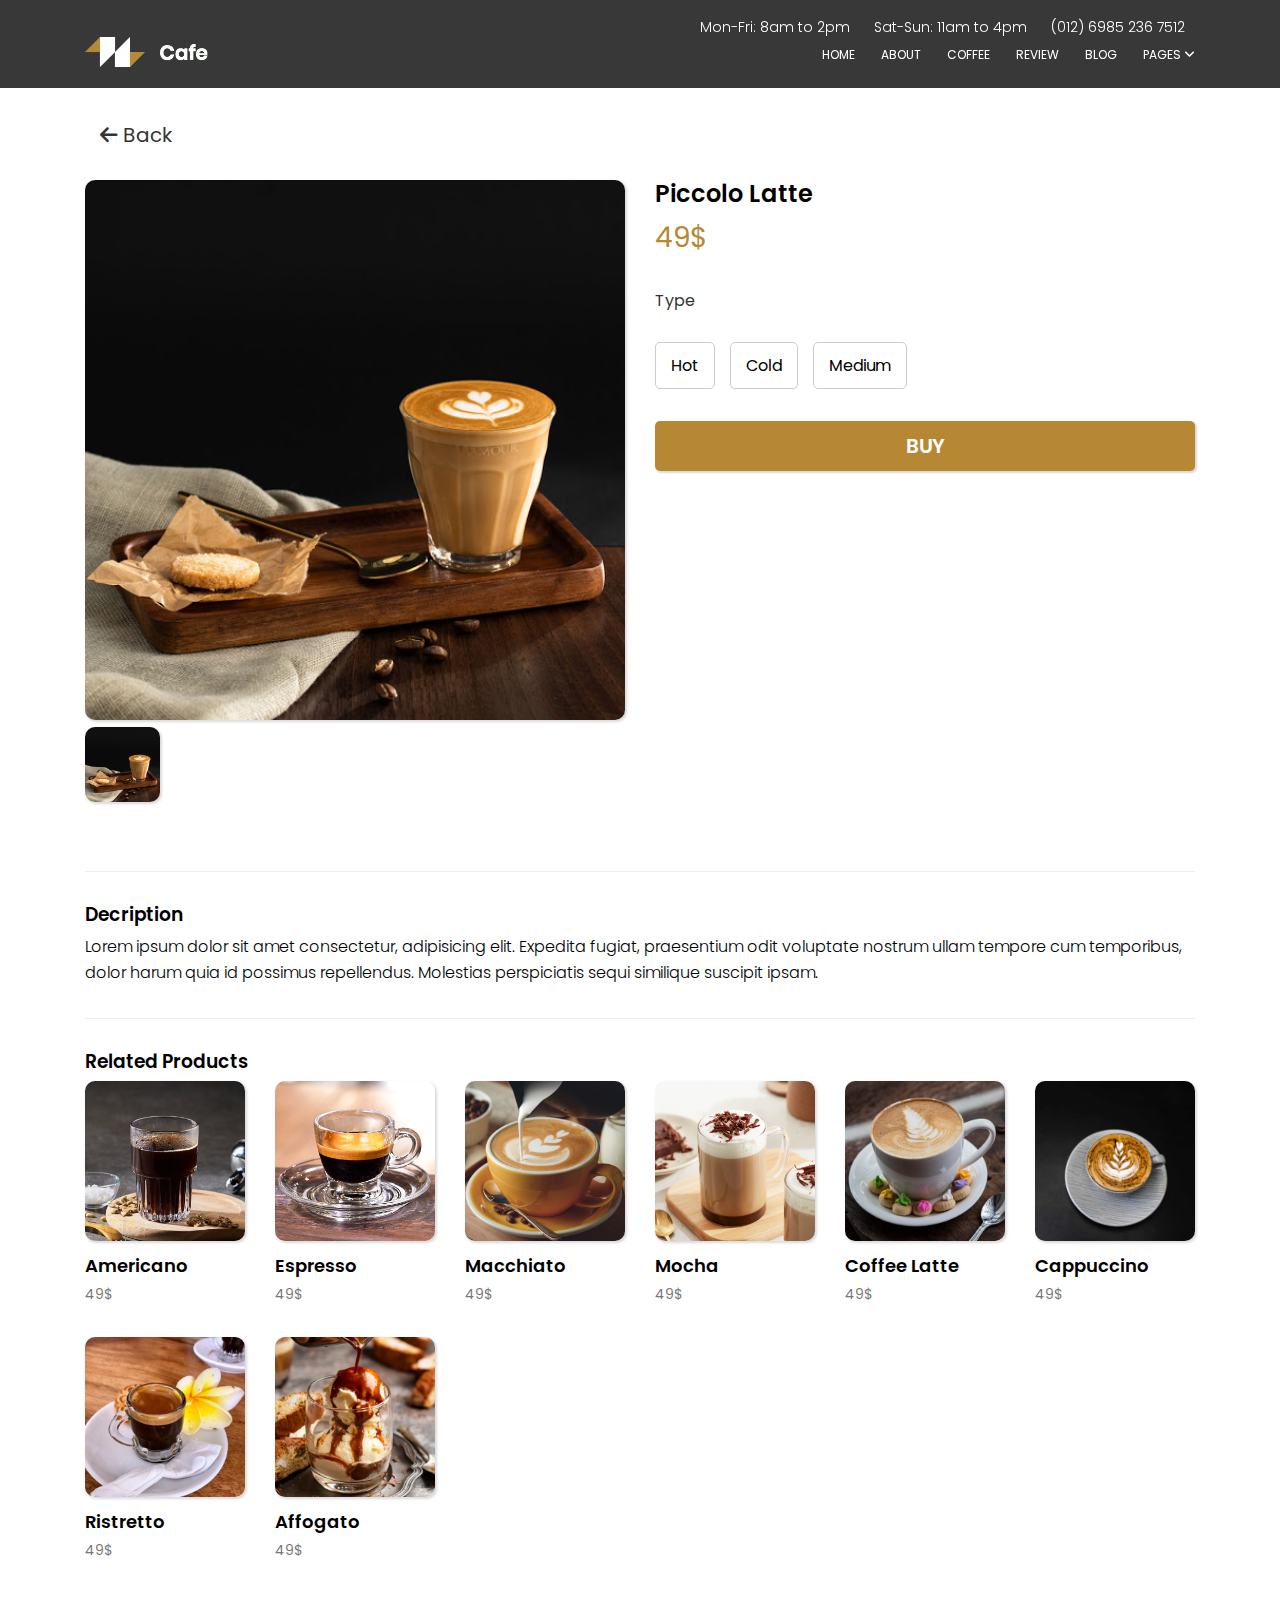
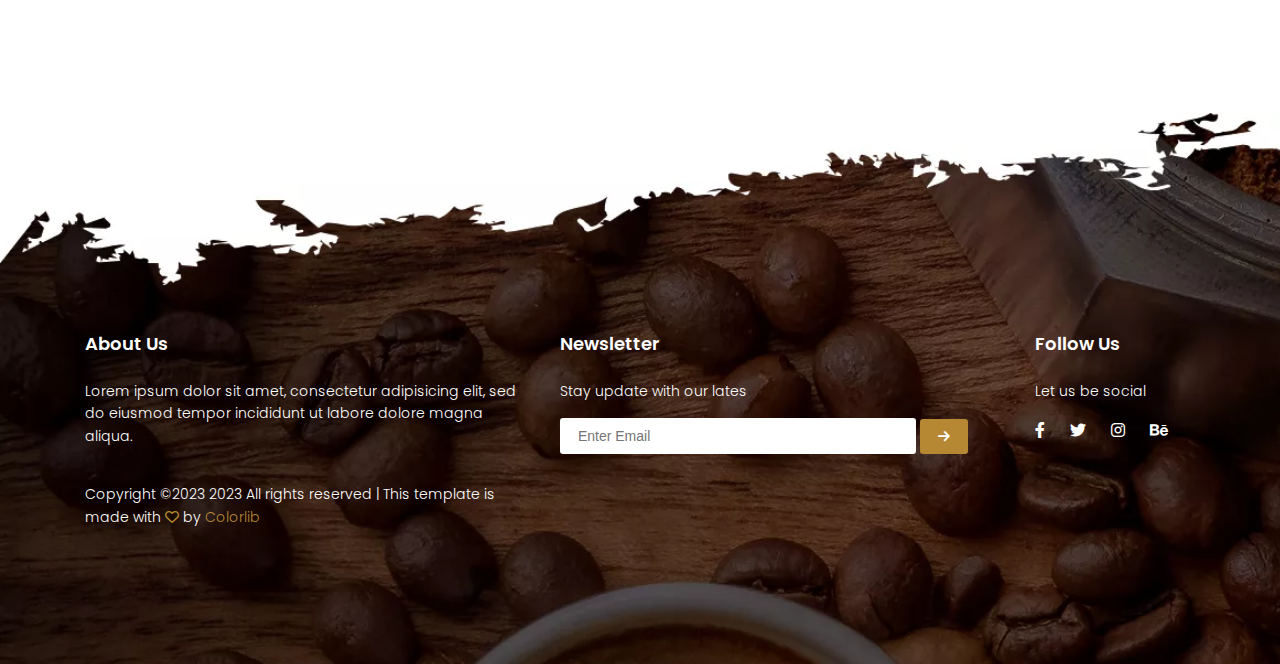
<file: product7.html>
<!DOCTYPE html>
<html lang="en">
<head>
    <meta charset="UTF-8">
    <meta name="viewport" content="width=device-width, initial-scale=1.0">
    <title>Piccolo Latte</title>
    <link rel="shortcut icon" href="./asset/img/logo-icon/logoo.png" type="image/x-icon">
    <link href="https://fonts.googleapis.com/css?family=Poppins:100,200,400,300,500,600,700" rel="stylesheet">
    <link rel="stylesheet" href="./asset/css/style.css">
    <link rel="stylesheet" href="./asset/css/responsive.css">
    <link rel="stylesheet" href="./asset/css/product1.css">
    <link rel="stylesheet" href="./asset/font/fontawesome-free-6.4.2-web/fontawesome-free-6.4.2-web/css/all.css">
</head>
<body>
    <div id="main">
        <div id="header">
            <!-- header-top -->
            <div class="header-top">
                <div class="container">
                    <div class="row justify-content-end">
                        <div class="no-padding col-8 col-s-8">
                            <ul>
                                <li>Mon-Fri: 8am to 2pm</li>
                                <li>Sat-Sun: 11am to 4pm</li>
                                <li>
                                    <a href="tel:(012) 6985 236 7512">(012) 6985 236 7512</a>
                                </li>
                            </ul>
                        </div>
                    </div>
                </div>
            </div>
            <!-- header-top -->

            <!-- Nav -->
            <div class="nav-container">
                <div id="nav-bar" class="container row align-items-center justify-content-between">
                    <div id="logo">
                        <a href="./index.html">
                            <img src="./asset/img/header_banner/logo.png" alt="">
                        </a>
                    </div>
                    <ul id="nav">
                        <li><a href="./index.html">Home</a></li>
                        <li><a href="./index.html">About</a></li>
                        <li><a href="menu.html">Coffee</a></li>
                        <li><a href="index.html">Review</a></li>
                        <li><a href="index.html">Blog</a></li>
                        <li>
                            <a href="#">
                                Pages
                                <i class="fa-solid fa-angle-down"></i>
                            </a>
                            <ul class="subnav">
                                <li><a href="menu.html">Menu</a></li>
                                <li><a href="member.html">Member</a></li>
                            </ul>
                        </li>
                    </ul>

                    
                    <label for="nav-mobile-input" id="mobile-menu" class="mobile-menu-btn js-mobile-menu">
                        <i class="menu-icon fa-solid fa-bars"></i>
                    </label>
                </div>
            </div>
            <!-- Nav -->
        </div>

        <div id="product-content" class="section-gap">
            <div class="container">
                <div class="menu__back mb-30 pr-15 pl-15">
                    <a href="menu.html">
                        <i class="fa-solid fa-arrow-left"></i>
                        <span>Back</span>
                    </a>
                </div>

                <div class="row justify-content-start">
                    <div class="col-6 col-s-6 pr-15 pl-15">
                        <div class="product-img">
                            <img src="./asset/img/content-coffee/coffee-7.jpg" alt="" style="width: 100%; height: auto;">
                            <a href="" class="product__slide">
                                <i class="left fa-solid fa-chevron-left"></i>
                            </a>
                            <a href="" class="product__slide right">
                                <i class="slide__right fa-solid fa-chevron-right"></i>
                            </a>
                        </div>
                        
                        <div class="product-img-thumb mb-30">
                            <img src="./asset/img/content-coffee/coffee-7.jpg" alt="">
                        </div>
                    </div>

                    <div class="product-info col-6 col-s-6 pr-15 pl-15">
                        <div class="product-top mb-32">
                            <div class="product-header">
                                <h2 class="product-name">Piccolo Latte</h2>
                                <div class="product-price">49$</div>
                            </div>
                        </div>

                        <div class="product-body mb-32">
                            <div class="product-type">
                                <div class="product-type-head">
                                    <h4 class="type-header">Type</h4>
                                    <div class="product-type-list row pr-15 pl-15">
                                        <input type="checkbox" hidden name="" class="product__input-hot" id="type-hot">
                                        <label for="type-hot" class="product-type-content type__hot pl-15 pr-15">
                                            <span>Hot</span>
                                        </label>
                                        
                                        <input type="checkbox" hidden name="" class="product__input-cold" id="type-cold">
                                        <label for="type-cold" class="product-type-content type__cold pl-15 pr-15">
                                            <span>Cold</span>
                                        </label>
                                        
                                        <input type="checkbox" hidden name="" class="product__input-md" id="type-md">
                                        <label for="type-md" class="product-type-content type__md pl-15 pr-15">
                                            <span>Medium</span>
                                        </label>
                                    </div>
                                </div>
                            </div>
                        </div>

                        <div class="product-footer">
                            <a href="" class="buy__btn">
                                BUY
                            </a>
                        </div>
                    </div>
                </div>

                <div class="product__description">
                    <div class="col-12 col-s-12">
                        <hr class="line_limit">
                        <div class="description">
                            <h3>Decription</h3>
                            <p>Lorem ipsum dolor sit amet consectetur, adipisicing elit. Expedita fugiat, praesentium odit voluptate nostrum ullam tempore cum temporibus, dolor harum quia id possimus repellendus. Molestias perspiciatis sequi similique suscipit ipsam.</p>
                        </div>
                        <hr class="line_limit">

                        <div class="product__related">
                            <h3>Related Products</h3>
                            <div class="product__related-list row">
                                <div class="menu__item pl-15 pr-15 col-2 col-s-3 col-xs-6">
                                    <div class="menu__item-img">
                                        <a href="product2.html">
                                            <img src="./asset/img/content-coffee/Americano.jpg" alt="" class="img-fluid">
                                        </a>
                                    </div>
                                    <div class="menu__item-info">
                                        <h4 class="menu__item-link">
                                            <a href="product2.html">Americano</a>
                                        </h4>
                                        <div class="price">49$</div>
                                    </div>
                                </div>
            
                                <div class="menu__item pl-15 pr-15 col-2 col-s-3 col-xs-6">
                                    <div class="menu__item-img">
                                        <a href="product3.html">
                                            <img src="./asset/img/content-coffee/Espresso.jpg" alt="" class="img-fluid">
                                        </a>
                                    </div>
                                    <div class="menu__item-info">
                                        <h4 class="menu__item-link">
                                            <a href="product3.html">Espresso</a>
                                        </h4>
                                        <div class="price">49$</div>
                                    </div>
                                </div>
            
                                <div class="menu__item pl-15 pr-15 col-2 col-s-3 col-xs-6">
                                    <div class="menu__item-img">
                                        <a href="product4.html">
                                            <img src="./asset/img/content-coffee/Macchiato.jpg" alt="" class="img-fluid">
                                        </a>
                                    </div>
                                    <div class="menu__item-info">
                                        <h4 class="menu__item-link">
                                            <a href="product4.html">Macchiato</a>
                                        </h4>
                                        <div class="price">49$</div>
                                    </div>
                                </div>
            
                                <div class="menu__item pl-15 pr-15 col-2 col-s-3 col-xs-6">
                                    <div class="menu__item-img">
                                        <a href="product5.html">
                                            <img src="./asset/img/content-coffee/coffee-5.jpg" alt="" class="img-fluid">
                                        </a>
                                    </div>
                                    <div class="menu__item-info">
                                        <h4 class="menu__item-link">
                                            <a href="product5.html">Mocha</a>
                                        </h4>
                                        <div class="price">49$</div>
                                    </div>
                                </div>
            
                                <div class="menu__item pl-15 pr-15 col-2 col-s-3 col-xs-6">
                                    <div class="menu__item-img">
                                        <a href="product6.html">
                                            <img src="./asset/img/content-coffee/coffee-6.jpg" alt="" class="img-fluid">
                                        </a>
                                    </div>
                                    <div class="menu__item-info">
                                        <h4 class="menu__item-link">
                                            <a href="product6.html">Coffee Latte</a>
                                        </h4>
                                        <div class="price">49$</div>
                                    </div>
                                </div>
            
                                <div class="menu__item pl-15 pr-15 col-2 col-s-3 col-xs-6">
                                    <div class="menu__item-img">
                                        <a href="product1.html">
                                            <img src="./asset/img/content-coffee/coffee-1.jpg" alt="" class="img-fluid">
                                        </a>
                                    </div>
                                    <div class="menu__item-info">
                                        <h4 class="menu__item-link">
                                            <a href="product1.html">Cappuccino</a>
                                        </h4>
                                        <div class="price">49$</div>
                                    </div>
                                </div>
            
                                <div class="menu__item pl-15 pr-15 col-2 col-s-3 col-xs-6">
                                    <div class="menu__item-img">
                                        <a href="product8.html">
                                            <img src="./asset/img/content-coffee/Ristretto.jpg" alt="" class="img-fluid">
                                        </a>
                                    </div>
                                    <div class="menu__item-info">
                                        <h4 class="menu__item-link">
                                            <a href="product8.html">Ristretto</a>
                                        </h4>
                                        <div class="price">49$</div>
                                    </div>
                                </div>
            
                                <div class="menu__item pl-15 pr-15 col-2 col-s-3 col-xs-6">
                                    <div class="menu__item-img">
                                        <a href="product9.html">
                                            <img src="./asset/img/content-coffee/coffee-9.jpg" alt="" class="img-fluid">
                                        </a>
                                    </div>
                                    <div class="menu__item-info">
                                        <h4 class="menu__item-link">
                                            <a href="product9.html">Affogato</a>
                                        </h4>
                                        <div class="price">49$</div>
                                    </div>
                                </div>
                            </div>
                        </div>
                    </div>
                </div>
            </div>
        </div>

        <div id="mobile-nav">
            <input type="checkbox" name="" hidden class="nav__input" id="nav-mobile-input">
    
            <nav class="nav__mobile">
                <label for="nav-mobile-input" class="nav__mobile-close">
                    <i class="fa-solid fa-xmark"></i>
                </label>
                <ul class="nav__mobile-list">
                    <li class="nav__mobile-link"><a href="#">Home</a></li>
                    <li class="nav__mobile-link"><a href="index.html">About</a></li>
                    <li class="nav__mobile-link"><a href="menu.html">Coffee</a></li>
                    <li class="nav__mobile-link"><a href="index.html">Review</a></li>
                    <li class="nav__mobile-link"><a href="index.html">Blog</a></li>
                        <label for="sub-nav-mobile-input" class="sub-nav-show d-flex justify-content-between">
                            <span> Pages </span>
                            <i class="show-nav fa-solid fa-angle-down"></i>
                            <!-- <i class="hide-nav fa-solid fa-angle-up"></i> -->
                        </label>
                        <input type="checkbox" name="" hidden class="sub-nav__input" id="sub-nav-mobile-input">
                        <ul id="mb-sub-nav" class="mobile-sub-nav">
                            <li class="sub-nav-list"><a href="menu.html">Menu</a></li>
                            <li class="sub-nav-list"><a href="member.html">Member</a></li>
                        </ul>
                    </li>
                </ul>
            </nav>
    
            <label for="nav-mobile-input" class="nav__overlay"></label>
        </div>

        <div id="footer" class="section-gap">
            <div class="container">
                <div class="footer-area row">
                    <div class="col-5 col-s-6 pr-15 pl-15">
                        <div class="about-us mg-tb-mgb-30">
                            <h6>About Us</h6>
                            <p>Lorem ipsum dolor sit amet, consectetur adipisicing elit, sed do eiusmod tempor incididunt ut labore dolore magna aliqua.</p>
                            <p class="footer-copy">
                                Copyright ©2023 2023 All rights reserved | This template is made with <i class="fa-regular fa-heart" style="color: #b68834;"></i> by <a href="" style="color: #b68834; text-decoration: none;">Colorlib</a>
                            </p>
                        </div>
                    </div>

                    <div class="col-5 col-s-6 pr-15 pl-15">
                        <div class="contact mg-tb-mgb-30">
                            <h6>Newsletter</h6>
                            <p>Stay update with our lates</p>
                            <div>
                                <form action="">
                                    <input type="email" name="EMAIL" class="footer-email" id="" placeholder="Enter Email" required>
                                    <button class="footer-email-btn"><i class="fa-solid fa-arrow-right" style="color: #ffffff;"></i></button>
                                </form>
                            </div>
                        </div>
                    </div>

                    <div class="col-2 col-s-6 pr-15 pl-15 mb-mgt-30">
                        <div class="social mg-tb-mgb-30">
                            <h6>Follow Us</h6>
                            <p>Let us be social</p>
                            <div style="display: flex;">
                                <a href=""><i class="fa-brands fa-facebook-f"></i></a>
                                <a href=""><i class="fa-brands fa-twitter"></i></a>
                                <a href=""><i class="fa-brands fa-instagram"></i></a>
                                <a href=""><i class="fa-brands fa-behance"></i></a>
                            </div>
                        </div>
                    </div>
                </div>
            </div>
        </div> 
    </div>
</body>
</html>
</file>
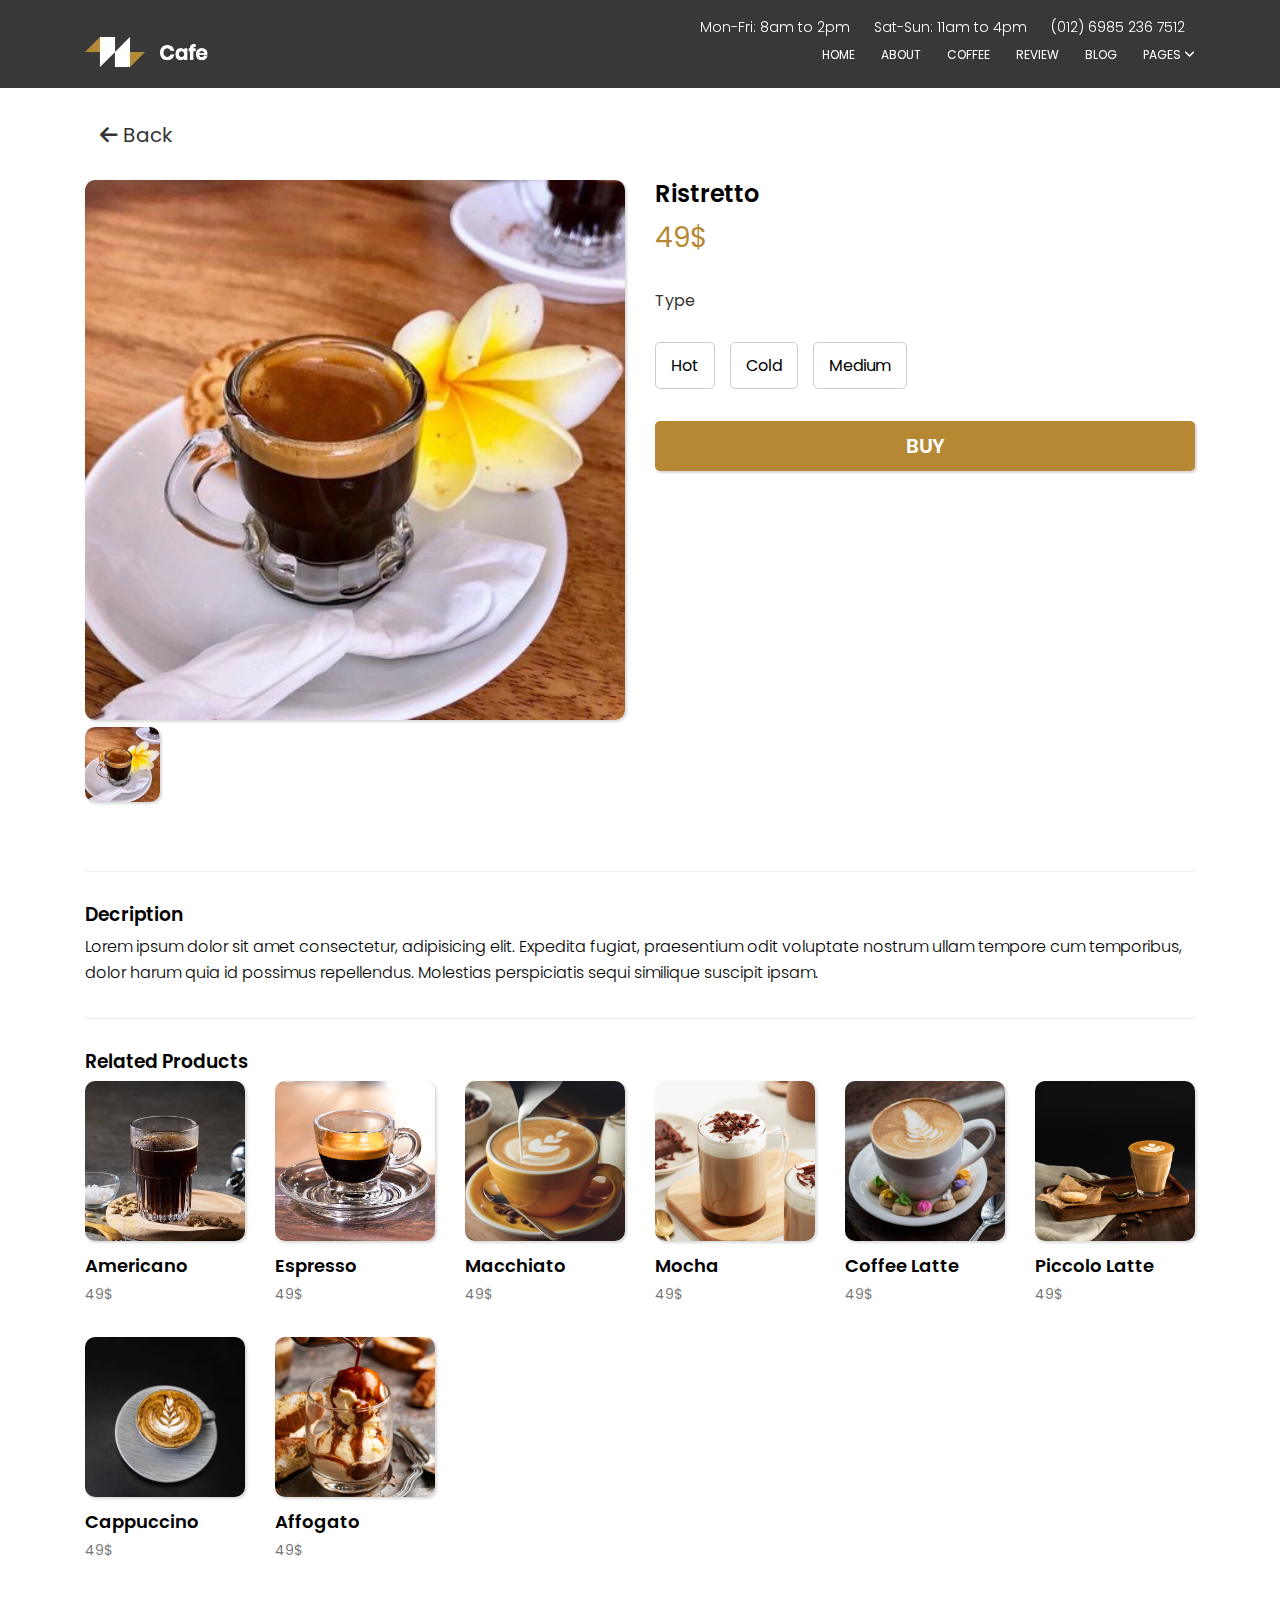
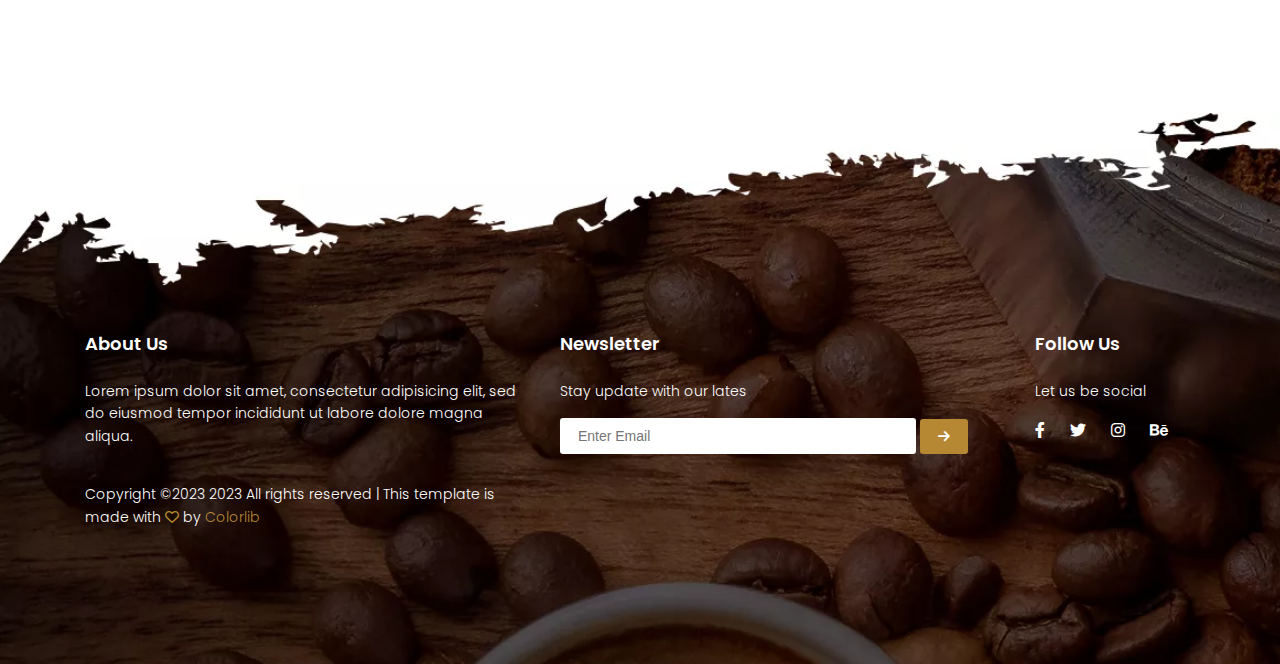
<file: product8.html>
<!DOCTYPE html>
<html lang="en">
<head>
    <meta charset="UTF-8">
    <meta name="viewport" content="width=device-width, initial-scale=1.0">
    <title>Ristretto</title>
    <link rel="shortcut icon" href="./asset/img/logo-icon/logoo.png" type="image/x-icon">
    <link href="https://fonts.googleapis.com/css?family=Poppins:100,200,400,300,500,600,700" rel="stylesheet">
    <link rel="stylesheet" href="./asset/css/style.css">
    <link rel="stylesheet" href="./asset/css/responsive.css">
    <link rel="stylesheet" href="./asset/css/product1.css">
    <link rel="stylesheet" href="./asset/font/fontawesome-free-6.4.2-web/fontawesome-free-6.4.2-web/css/all.css">
</head>
<body>
    <div id="main">
        <div id="header">
            <!-- header-top -->
            <div class="header-top">
                <div class="container">
                    <div class="row justify-content-end">
                        <div class="no-padding col-8 col-s-8">
                            <ul>
                                <li>Mon-Fri: 8am to 2pm</li>
                                <li>Sat-Sun: 11am to 4pm</li>
                                <li>
                                    <a href="tel:(012) 6985 236 7512">(012) 6985 236 7512</a>
                                </li>
                            </ul>
                        </div>
                    </div>
                </div>
            </div>
            <!-- header-top -->

            <!-- Nav -->
            <div class="nav-container">
                <div id="nav-bar" class="container row align-items-center justify-content-between">
                    <div id="logo">
                        <a href="./index.html">
                            <img src="./asset/img/header_banner/logo.png" alt="">
                        </a>
                    </div>
                    <ul id="nav">
                        <li><a href="./index.html">Home</a></li>
                        <li><a href="./index.html">About</a></li>
                        <li><a href="menu.html">Coffee</a></li>
                        <li><a href="index.html">Review</a></li>
                        <li><a href="index.html">Blog</a></li>
                        <li>
                            <a href="#">
                                Pages
                                <i class="fa-solid fa-angle-down"></i>
                            </a>
                            <ul class="subnav">
                                <li><a href="menu.html">Menu</a></li>
                                <li><a href="member.html">Member</a></li>
                            </ul>
                        </li>
                    </ul>

                    
                    <label for="nav-mobile-input" id="mobile-menu" class="mobile-menu-btn js-mobile-menu">
                        <i class="menu-icon fa-solid fa-bars"></i>
                    </label>
                </div>
            </div>
            <!-- Nav -->
        </div>

        <div id="product-content" class="section-gap">
            <div class="container">
                <div class="menu__back mb-30 pr-15 pl-15">
                    <a href="menu.html">
                        <i class="fa-solid fa-arrow-left"></i>
                        <span>Back</span>
                    </a>
                </div>

                <div class="row justify-content-start">
                    <div class="col-6 col-s-6 pr-15 pl-15">
                        <div class="product-img">
                            <img src="./asset/img/content-coffee/Ristretto.jpg" alt="" style="width: 100%; height: auto;">
                            <a href="" class="product__slide">
                                <i class="left fa-solid fa-chevron-left"></i>
                            </a>
                            <a href="" class="product__slide right">
                                <i class="slide__right fa-solid fa-chevron-right"></i>
                            </a>
                        </div>
                        
                        <div class="product-img-thumb mb-30">
                            <img src="./asset/img/content-coffee/Ristretto.jpg" alt="">
                        </div>
                    </div>

                    <div class="product-info col-6 col-s-6 pr-15 pl-15">
                        <div class="product-top mb-32">
                            <div class="product-header">
                                <h2 class="product-name">Ristretto</h2>
                                <div class="product-price">49$</div>
                            </div>
                        </div>

                        <div class="product-body mb-32">
                            <div class="product-type">
                                <div class="product-type-head">
                                    <h4 class="type-header">Type</h4>
                                    <div class="product-type-list row pr-15 pl-15">
                                        <input type="checkbox" hidden name="" class="product__input-hot" id="type-hot">
                                        <label for="type-hot" class="product-type-content type__hot pl-15 pr-15">
                                            <span>Hot</span>
                                        </label>
                                        
                                        <input type="checkbox" hidden name="" class="product__input-cold" id="type-cold">
                                        <label for="type-cold" class="product-type-content type__cold pl-15 pr-15">
                                            <span>Cold</span>
                                        </label>
                                        
                                        <input type="checkbox" hidden name="" class="product__input-md" id="type-md">
                                        <label for="type-md" class="product-type-content type__md pl-15 pr-15">
                                            <span>Medium</span>
                                        </label>
                                    </div>
                                </div>
                            </div>
                        </div>

                        <div class="product-footer">
                            <a href="" class="buy__btn">
                                BUY
                            </a>
                        </div>
                    </div>
                </div>

                <div class="product__description">
                    <div class="col-12 col-s-12">
                        <hr class="line_limit">
                        <div class="description">
                            <h3>Decription</h3>
                            <p>Lorem ipsum dolor sit amet consectetur, adipisicing elit. Expedita fugiat, praesentium odit voluptate nostrum ullam tempore cum temporibus, dolor harum quia id possimus repellendus. Molestias perspiciatis sequi similique suscipit ipsam.</p>
                        </div>
                        <hr class="line_limit">

                        <div class="product__related">
                            <h3>Related Products</h3>
                            <div class="product__related-list row">
                                <div class="menu__item pl-15 pr-15 col-2 col-s-3 col-xs-6">
                                    <div class="menu__item-img">
                                        <a href="product2.html">
                                            <img src="./asset/img/content-coffee/Americano.jpg" alt="" class="img-fluid">
                                        </a>
                                    </div>
                                    <div class="menu__item-info">
                                        <h4 class="menu__item-link">
                                            <a href="product2.html">Americano</a>
                                        </h4>
                                        <div class="price">49$</div>
                                    </div>
                                </div>
            
                                <div class="menu__item pl-15 pr-15 col-2 col-s-3 col-xs-6">
                                    <div class="menu__item-img">
                                        <a href="product3.html">
                                            <img src="./asset/img/content-coffee/Espresso.jpg" alt="" class="img-fluid">
                                        </a>
                                    </div>
                                    <div class="menu__item-info">
                                        <h4 class="menu__item-link">
                                            <a href="product3.html">Espresso</a>
                                        </h4>
                                        <div class="price">49$</div>
                                    </div>
                                </div>
            
                                <div class="menu__item pl-15 pr-15 col-2 col-s-3 col-xs-6">
                                    <div class="menu__item-img">
                                        <a href="product4.html">
                                            <img src="./asset/img/content-coffee/Macchiato.jpg" alt="" class="img-fluid">
                                        </a>
                                    </div>
                                    <div class="menu__item-info">
                                        <h4 class="menu__item-link">
                                            <a href="product4.html">Macchiato</a>
                                        </h4>
                                        <div class="price">49$</div>
                                    </div>
                                </div>
            
                                <div class="menu__item pl-15 pr-15 col-2 col-s-3 col-xs-6">
                                    <div class="menu__item-img">
                                        <a href="product5.html">
                                            <img src="./asset/img/content-coffee/coffee-5.jpg" alt="" class="img-fluid">
                                        </a>
                                    </div>
                                    <div class="menu__item-info">
                                        <h4 class="menu__item-link">
                                            <a href="product5.html">Mocha</a>
                                        </h4>
                                        <div class="price">49$</div>
                                    </div>
                                </div>
            
                                <div class="menu__item pl-15 pr-15 col-2 col-s-3 col-xs-6">
                                    <div class="menu__item-img">
                                        <a href="product6.html">
                                            <img src="./asset/img/content-coffee/coffee-6.jpg" alt="" class="img-fluid">
                                        </a>
                                    </div>
                                    <div class="menu__item-info">
                                        <h4 class="menu__item-link">
                                            <a href="product6.html">Coffee Latte</a>
                                        </h4>
                                        <div class="price">49$</div>
                                    </div>
                                </div>
            
                                <div class="menu__item pl-15 pr-15 col-2 col-s-3 col-xs-6">
                                    <div class="menu__item-img">
                                        <a href="product7.html">
                                            <img src="./asset/img/content-coffee/coffee-7.jpg" alt="" class="img-fluid">
                                        </a>
                                    </div>
                                    <div class="menu__item-info">
                                        <h4 class="menu__item-link">
                                            <a href="product7.html">Piccolo Latte</a>
                                        </h4>
                                        <div class="price">49$</div>
                                    </div>
                                </div>
            
                                <div class="menu__item pl-15 pr-15 col-2 col-s-3 col-xs-6">
                                    <div class="menu__item-img">
                                        <a href="product1.html">
                                            <img src="./asset/img/content-coffee/coffee-1.jpg" alt="" class="img-fluid">
                                        </a>
                                    </div>
                                    <div class="menu__item-info">
                                        <h4 class="menu__item-link">
                                            <a href="product1.html">Cappuccino</a>
                                        </h4>
                                        <div class="price">49$</div>
                                    </div>
                                </div>
            
                                <div class="menu__item pl-15 pr-15 col-2 col-s-3 col-xs-6">
                                    <div class="menu__item-img">
                                        <a href="product9.html">
                                            <img src="./asset/img/content-coffee/coffee-9.jpg" alt="" class="img-fluid">
                                        </a>
                                    </div>
                                    <div class="menu__item-info">
                                        <h4 class="menu__item-link">
                                            <a href="product9.html">Affogato</a>
                                        </h4>
                                        <div class="price">49$</div>
                                    </div>
                                </div>
                            </div>
                        </div>
                    </div>
                </div>
            </div>
        </div>

        <div id="mobile-nav">
            <input type="checkbox" name="" hidden class="nav__input" id="nav-mobile-input">
    
            <nav class="nav__mobile">
                <label for="nav-mobile-input" class="nav__mobile-close">
                    <i class="fa-solid fa-xmark"></i>
                </label>
                <ul class="nav__mobile-list">
                    <li class="nav__mobile-link"><a href="#">Home</a></li>
                    <li class="nav__mobile-link"><a href="index.html">About</a></li>
                    <li class="nav__mobile-link"><a href="menu.html">Coffee</a></li>
                    <li class="nav__mobile-link"><a href="index.html">Review</a></li>
                    <li class="nav__mobile-link"><a href="index.html">Blog</a></li>
                    <li class="mobile-nav-extend">
                        <label for="sub-nav-mobile-input" class="sub-nav-show d-flex justify-content-between">
                            <span> Pages </span>
                            <i class="show-nav fa-solid fa-angle-down"></i>
                            <!-- <i class="hide-nav fa-solid fa-angle-up"></i> -->
                        </label>
                        <input type="checkbox" name="" hidden class="sub-nav__input" id="sub-nav-mobile-input">
                        <ul id="mb-sub-nav" class="mobile-sub-nav">
                            <li class="sub-nav-list"><a href="menu.html">Menu</a></li>
                            <li class="sub-nav-list"><a href="member.html">Member</a></li>
                        </ul>
                    </li>
                </ul>
            </nav>
    
            <label for="nav-mobile-input" class="nav__overlay"></label>
        </div>

        <div id="footer" class="section-gap">
            <div class="container">
                <div class="footer-area row">
                    <div class="col-5 col-s-6 pr-15 pl-15">
                        <div class="about-us mg-tb-mgb-30">
                            <h6>About Us</h6>
                            <p>Lorem ipsum dolor sit amet, consectetur adipisicing elit, sed do eiusmod tempor incididunt ut labore dolore magna aliqua.</p>
                            <p class="footer-copy">
                                Copyright ©2023 2023 All rights reserved | This template is made with <i class="fa-regular fa-heart" style="color: #b68834;"></i> by <a href="" style="color: #b68834; text-decoration: none;">Colorlib</a>
                            </p>
                        </div>
                    </div>

                    <div class="col-5 col-s-6 pr-15 pl-15">
                        <div class="contact mg-tb-mgb-30">
                            <h6>Newsletter</h6>
                            <p>Stay update with our lates</p>
                            <div>
                                <form action="">
                                    <input type="email" name="EMAIL" class="footer-email" id="" placeholder="Enter Email" required>
                                    <button class="footer-email-btn"><i class="fa-solid fa-arrow-right" style="color: #ffffff;"></i></button>
                                </form>
                            </div>
                        </div>
                    </div>

                    <div class="col-2 col-s-6 pr-15 pl-15 mb-mgt-30">
                        <div class="social mg-tb-mgb-30">
                            <h6>Follow Us</h6>
                            <p>Let us be social</p>
                            <div style="display: flex;">
                                <a href=""><i class="fa-brands fa-facebook-f"></i></a>
                                <a href=""><i class="fa-brands fa-twitter"></i></a>
                                <a href=""><i class="fa-brands fa-instagram"></i></a>
                                <a href=""><i class="fa-brands fa-behance"></i></a>
                            </div>
                        </div>
                    </div>
                </div>
            </div>
        </div> 
    </div>
</body>
</html>
</file>
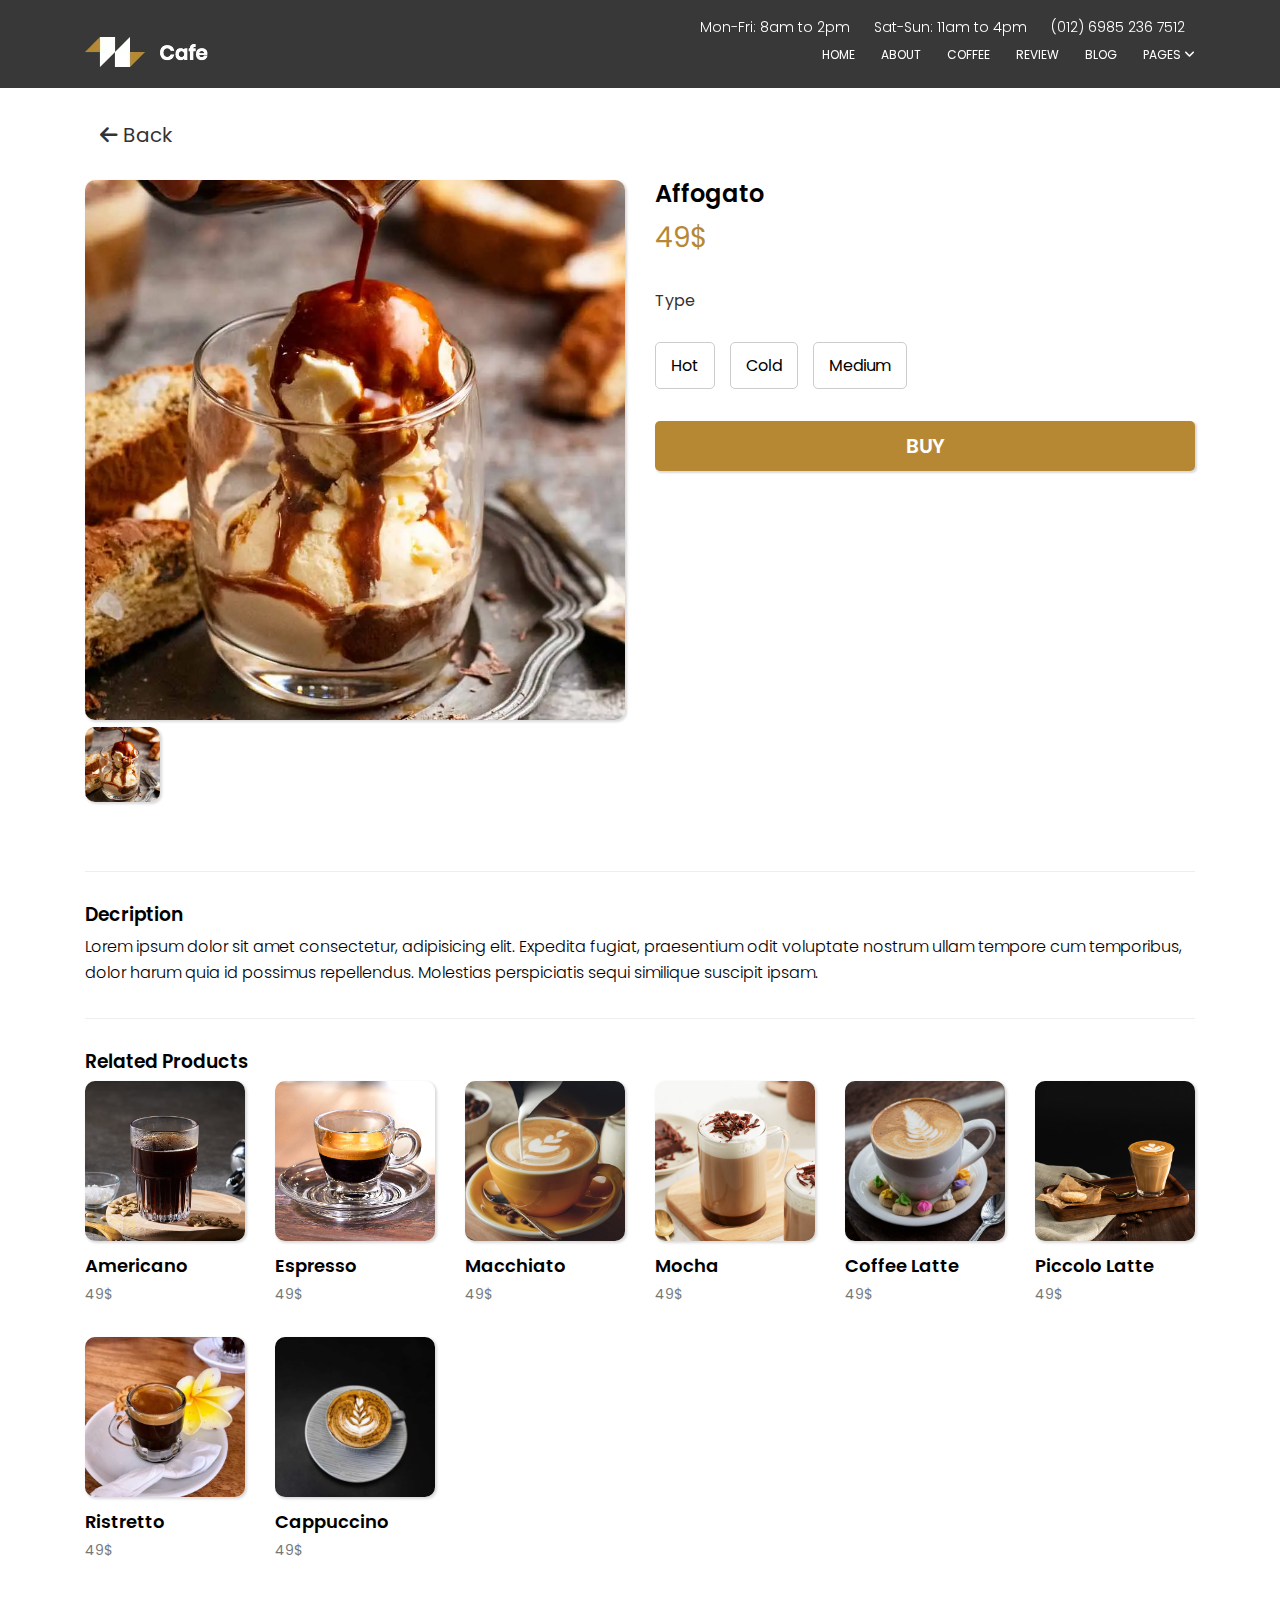
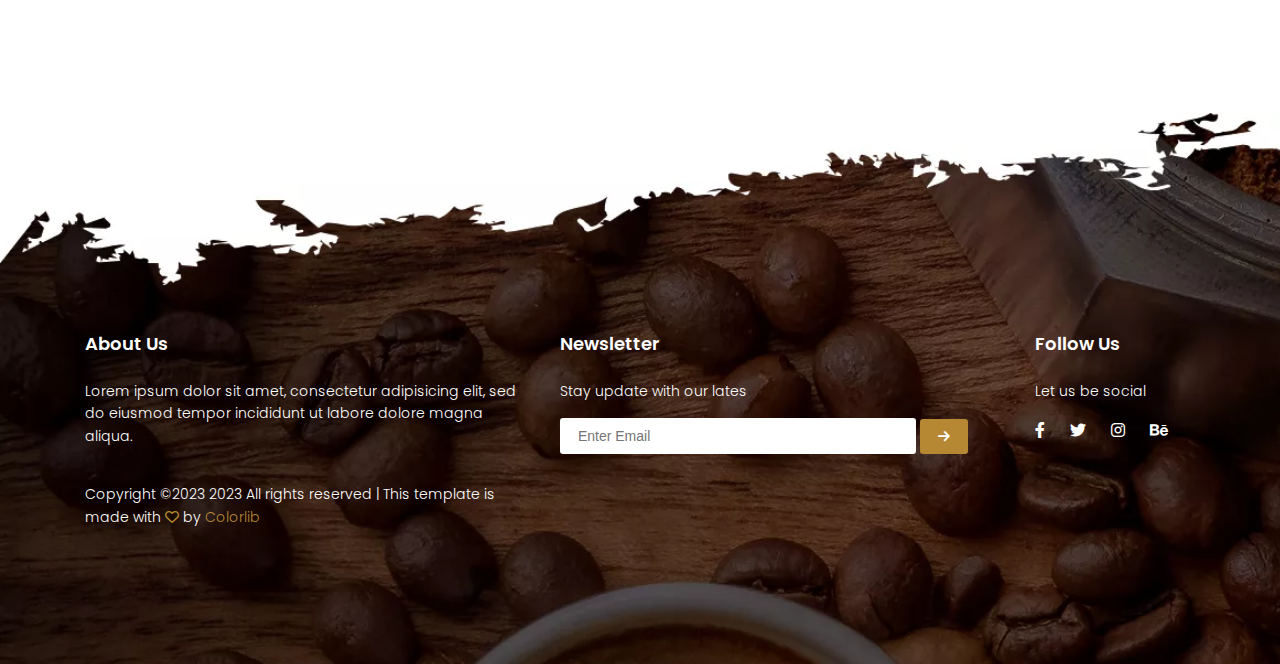
<file: product9.html>
<!DOCTYPE html>
<html lang="en">
<head>
    <meta charset="UTF-8">
    <meta name="viewport" content="width=device-width, initial-scale=1.0">
    <title>Affogato</title>
    <link rel="shortcut icon" href="./asset/img/logo-icon/logoo.png" type="image/x-icon">
    <link href="https://fonts.googleapis.com/css?family=Poppins:100,200,400,300,500,600,700" rel="stylesheet">
    <link rel="stylesheet" href="./asset/css/style.css">
    <link rel="stylesheet" href="./asset/css/responsive.css">
    <link rel="stylesheet" href="./asset/css/product1.css">
    <link rel="stylesheet" href="./asset/font/fontawesome-free-6.4.2-web/fontawesome-free-6.4.2-web/css/all.css">
</head>
<body>
    <div id="main">
        <div id="header">
            <!-- header-top -->
            <div class="header-top">
                <div class="container">
                    <div class="row justify-content-end">
                        <div class="no-padding col-8 col-s-8">
                            <ul>
                                <li>Mon-Fri: 8am to 2pm</li>
                                <li>Sat-Sun: 11am to 4pm</li>
                                <li>
                                    <a href="tel:(012) 6985 236 7512">(012) 6985 236 7512</a>
                                </li>
                            </ul>
                        </div>
                    </div>
                </div>
            </div>
            <!-- header-top -->

            <!-- Nav -->
            <div class="nav-container">
                <div id="nav-bar" class="container row align-items-center justify-content-between">
                    <div id="logo">
                        <a href="./index.html">
                            <img src="./asset/img/header_banner/logo.png" alt="">
                        </a>
                    </div>
                    <ul id="nav">
                        <li><a href="./index.html">Home</a></li>
                        <li><a href="./index.html">About</a></li>
                        <li><a href="menu.html">Coffee</a></li>
                        <li><a href="index.html">Review</a></li>
                        <li><a href="index.html">Blog</a></li>
                        <li>
                            <a href="#">
                                Pages
                                <i class="fa-solid fa-angle-down"></i>
                            </a>
                            <ul class="subnav">
                                <li><a href="menu.html">Menu</a></li>
                                <li><a href="member.html">Member</a></li>
                            </ul>
                        </li>
                    </ul>

                    
                    <label for="nav-mobile-input" id="mobile-menu" class="mobile-menu-btn js-mobile-menu">
                        <i class="menu-icon fa-solid fa-bars"></i>
                    </label>
                </div>
            </div>
            <!-- Nav -->
        </div>

        <div id="product-content" class="section-gap">
            <div class="container">
                <div class="menu__back mb-30 pr-15 pl-15">
                    <a href="menu.html">
                        <i class="fa-solid fa-arrow-left"></i>
                        <span>Back</span>
                    </a>
                </div>

                <div class="row justify-content-start">
                    <div class="col-6 col-s-6 pr-15 pl-15">
                        <div class="product-img">
                            <img src="./asset/img/content-coffee/coffee-9.jpg" alt="" style="width: 100%; height: auto;">
                            <a href="" class="product__slide">
                                <i class="left fa-solid fa-chevron-left"></i>
                            </a>
                            <a href="" class="product__slide right">
                                <i class="slide__right fa-solid fa-chevron-right"></i>
                            </a>
                        </div>
                        
                        <div class="product-img-thumb mb-30">
                            <img src="./asset/img/content-coffee/coffee-9.jpg" alt="">
                        </div>
                    </div>

                    <div class="product-info col-6 col-s-6 pr-15 pl-15">
                        <div class="product-top mb-32">
                            <div class="product-header">
                                <h2 class="product-name">Affogato</h2>
                                <div class="product-price">49$</div>
                            </div>
                        </div>

                        <div class="product-body mb-32">
                            <div class="product-type">
                                <div class="product-type-head">
                                    <h4 class="type-header">Type</h4>
                                    <div class="product-type-list row pr-15 pl-15">
                                        <input type="checkbox" hidden name="" class="product__input-hot" id="type-hot">
                                        <label for="type-hot" class="product-type-content type__hot pl-15 pr-15">
                                            <span>Hot</span>
                                        </label>
                                        
                                        <input type="checkbox" hidden name="" class="product__input-cold" id="type-cold">
                                        <label for="type-cold" class="product-type-content type__cold pl-15 pr-15">
                                            <span>Cold</span>
                                        </label>
                                        
                                        <input type="checkbox" hidden name="" class="product__input-md" id="type-md">
                                        <label for="type-md" class="product-type-content type__md pl-15 pr-15">
                                            <span>Medium</span>
                                        </label>
                                    </div>
                                </div>
                            </div>
                        </div>

                        <div class="product-footer">
                            <a href="" class="buy__btn">
                                BUY
                            </a>
                        </div>
                    </div>
                </div>

                <div class="product__description">
                    <div class="col-12 col-s-12">
                        <hr class="line_limit">
                        <div class="description">
                            <h3>Decription</h3>
                            <p>Lorem ipsum dolor sit amet consectetur, adipisicing elit. Expedita fugiat, praesentium odit voluptate nostrum ullam tempore cum temporibus, dolor harum quia id possimus repellendus. Molestias perspiciatis sequi similique suscipit ipsam.</p>
                        </div>
                        <hr class="line_limit">

                        <div class="product__related">
                            <h3>Related Products</h3>
                            <div class="product__related-list row">
                                <div class="menu__item pl-15 pr-15 col-2 col-s-3 col-xs-6">
                                    <div class="menu__item-img">
                                        <a href="product2.html">
                                            <img src="./asset/img/content-coffee/Americano.jpg" alt="" class="img-fluid">
                                        </a>
                                    </div>
                                    <div class="menu__item-info">
                                        <h4 class="menu__item-link">
                                            <a href="product2.html">Americano</a>
                                        </h4>
                                        <div class="price">49$</div>
                                    </div>
                                </div>
            
                                <div class="menu__item pl-15 pr-15 col-2 col-s-3 col-xs-6">
                                    <div class="menu__item-img">
                                        <a href="product3.html">
                                            <img src="./asset/img/content-coffee/Espresso.jpg" alt="" class="img-fluid">
                                        </a>
                                    </div>
                                    <div class="menu__item-info">
                                        <h4 class="menu__item-link">
                                            <a href="product3.html">Espresso</a>
                                        </h4>
                                        <div class="price">49$</div>
                                    </div>
                                </div>
            
                                <div class="menu__item pl-15 pr-15 col-2 col-s-3 col-xs-6">
                                    <div class="menu__item-img">
                                        <a href="product4.html">
                                            <img src="./asset/img/content-coffee/Macchiato.jpg" alt="" class="img-fluid">
                                        </a>
                                    </div>
                                    <div class="menu__item-info">
                                        <h4 class="menu__item-link">
                                            <a href="product4.html">Macchiato</a>
                                        </h4>
                                        <div class="price">49$</div>
                                    </div>
                                </div>
            
                                <div class="menu__item pl-15 pr-15 col-2 col-s-3 col-xs-6">
                                    <div class="menu__item-img">
                                        <a href="product5.html">
                                            <img src="./asset/img/content-coffee/coffee-5.jpg" alt="" class="img-fluid">
                                        </a>
                                    </div>
                                    <div class="menu__item-info">
                                        <h4 class="menu__item-link">
                                            <a href="product5.html">Mocha</a>
                                        </h4>
                                        <div class="price">49$</div>
                                    </div>
                                </div>
            
                                <div class="menu__item pl-15 pr-15 col-2 col-s-3 col-xs-6">
                                    <div class="menu__item-img">
                                        <a href="product6.html">
                                            <img src="./asset/img/content-coffee/coffee-6.jpg" alt="" class="img-fluid">
                                        </a>
                                    </div>
                                    <div class="menu__item-info">
                                        <h4 class="menu__item-link">
                                            <a href="product6.html">Coffee Latte</a>
                                        </h4>
                                        <div class="price">49$</div>
                                    </div>
                                </div>
            
                                <div class="menu__item pl-15 pr-15 col-2 col-s-3 col-xs-6">
                                    <div class="menu__item-img">
                                        <a href="product7.html">
                                            <img src="./asset/img/content-coffee/coffee-7.jpg" alt="" class="img-fluid">
                                        </a>
                                    </div>
                                    <div class="menu__item-info">
                                        <h4 class="menu__item-link">
                                            <a href="product7.html">Piccolo Latte</a>
                                        </h4>
                                        <div class="price">49$</div>
                                    </div>
                                </div>
            
                                <div class="menu__item pl-15 pr-15 col-2 col-s-3 col-xs-6">
                                    <div class="menu__item-img">
                                        <a href="product8.html">
                                            <img src="./asset/img/content-coffee/Ristretto.jpg" alt="" class="img-fluid">
                                        </a>
                                    </div>
                                    <div class="menu__item-info">
                                        <h4 class="menu__item-link">
                                            <a href="product8.html">Ristretto</a>
                                        </h4>
                                        <div class="price">49$</div>
                                    </div>
                                </div>
            
                                <div class="menu__item pl-15 pr-15 col-2 col-s-3 col-xs-6">
                                    <div class="menu__item-img">
                                        <a href="product1.html">
                                            <img src="./asset/img/content-coffee/coffee-1.jpg" alt="" class="img-fluid">
                                        </a>
                                    </div>
                                    <div class="menu__item-info">
                                        <h4 class="menu__item-link">
                                            <a href="product1.html">Cappuccino</a>
                                        </h4>
                                        <div class="price">49$</div>
                                    </div>
                                </div>
                            </div>
                        </div>
                    </div>
                </div>
            </div>
        </div>

        <div id="mobile-nav">
            <input type="checkbox" name="" hidden class="nav__input" id="nav-mobile-input">
    
            <nav class="nav__mobile">
                <label for="nav-mobile-input" class="nav__mobile-close">
                    <i class="fa-solid fa-xmark"></i>
                </label>
                <ul class="nav__mobile-list">
                    <li class="nav__mobile-link"><a href="#">Home</a></li>
                    <li class="nav__mobile-link"><a href="index.html">About</a></li>
                    <li class="nav__mobile-link"><a href="menu.html">Coffee</a></li>
                    <li class="nav__mobile-link"><a href="index.html">Review</a></li>
                    <li class="nav__mobile-link"><a href="index.html">Blog</a></li>
                    <li class="mobile-nav-extend">
                        <label for="sub-nav-mobile-input" class="sub-nav-show d-flex justify-content-between">
                            <span> Pages </span>
                            <i class="show-nav fa-solid fa-angle-down"></i>
                            <!-- <i class="hide-nav fa-solid fa-angle-up"></i> -->
                        </label>
                        <input type="checkbox" name="" hidden class="sub-nav__input" id="sub-nav-mobile-input">
                        <ul id="mb-sub-nav" class="mobile-sub-nav">
                            <li class="sub-nav-list"><a href="menu.html">Menu</a></li>
                            <li class="sub-nav-list"><a href="member.html">Member</a></li>
                        </ul>
                    </li>
                </ul>
            </nav>
    
            <label for="nav-mobile-input" class="nav__overlay"></label>
        </div>

        <div id="footer" class="section-gap">
            <div class="container">
                <div class="footer-area row">
                    <div class="col-5 col-s-6 pr-15 pl-15">
                        <div class="about-us mg-tb-mgb-30">
                            <h6>About Us</h6>
                            <p>Lorem ipsum dolor sit amet, consectetur adipisicing elit, sed do eiusmod tempor incididunt ut labore dolore magna aliqua.</p>
                            <p class="footer-copy">
                                Copyright ©2023 2023 All rights reserved | This template is made with <i class="fa-regular fa-heart" style="color: #b68834;"></i> by <a href="" style="color: #b68834; text-decoration: none;">Colorlib</a>
                            </p>
                        </div>
                    </div>

                    <div class="col-5 col-s-6 pr-15 pl-15">
                        <div class="contact mg-tb-mgb-30">
                            <h6>Newsletter</h6>
                            <p>Stay update with our lates</p>
                            <div>
                                <form action="">
                                    <input type="email" name="EMAIL" class="footer-email" id="" placeholder="Enter Email" required>
                                    <button class="footer-email-btn"><i class="fa-solid fa-arrow-right" style="color: #ffffff;"></i></button>
                                </form>
                            </div>
                        </div>
                    </div>

                    <div class="col-2 col-s-6 pr-15 pl-15 mb-mgt-30">
                        <div class="social mg-tb-mgb-30">
                            <h6>Follow Us</h6>
                            <p>Let us be social</p>
                            <div style="display: flex;">
                                <a href=""><i class="fa-brands fa-facebook-f"></i></a>
                                <a href=""><i class="fa-brands fa-twitter"></i></a>
                                <a href=""><i class="fa-brands fa-instagram"></i></a>
                                <a href=""><i class="fa-brands fa-behance"></i></a>
                            </div>
                        </div>
                    </div>
                </div>
            </div>
        </div> 
    </div>
</body>
</html>
</file>
<file: asset/css/style.css>
* {
    padding: 0;
    margin: 0;
    box-sizing: border-box;
}

html, body{
    font-family: "Poppins", sans-serif;
    scroll-behavior: smooth;
}

h1, h2, h3, h4, h5, h6 {
    font-family: "Poppins", sans-serif;
    line-height: 1.2em !important;
    margin-bottom: 0;
    margin-top: 0;
    font-weight: 600;
}

a {
    text-decoration: none;
}

.img-fluid {
    width: 100%;
    height: auto;
}

.no-padding {
    padding: 0 !important;
}

.mg-bt-30 {
    margin-bottom: 30px !important;
}

.pd-right-32 {
    padding-right: 32px !important;
}

.section-gap {
    padding: 120px 0;
}

.pr-15 {
    padding-right: 15px !important;
}

.pl-15 {
    padding-left: 15px !important;
}

.mb-10 {
    margin-bottom: 10px !important;
}

.mb-30 {
    margin-bottom: 30px !important;
}

.pt-40 {
    padding-top: 40px;
}

.pb-60 {
    padding-bottom: 60px;
}

.pb-100 {
    padding-bottom: 100px;
}

.container {
    width: 100%;
    padding-right: 15px;
    padding-left: 15px;
    margin-right: auto;
    margin-left: auto;
}

.row {
    display: flex;
    flex-wrap: wrap;
    margin-right: -15px;
    margin-left: -15px;
}

.d-flex {
    display: flex !important;
}

.align-items-center {
    align-items: center !important;
}

.justify-content-start {
    justify-content: start !important;
}

.justify-content-end {
    justify-content: end !important;
}

.justify-content-center {
    justify-content: center !important;
}

.justify-content-between {
    justify-content: space-between !important;
}

#header {
    padding: 14px 0;
    position: fixed;
    left: 0;
    top: 0;
    right: 0;
    z-index: 1;
}

#header.scroll {
    background: rgba(20, 2, 0, 0.8);
    transition: all 1s;
}

#header .header-top {
    height: 22px;
}

.header-top ul {
    text-align: right;
    margin-right: 5px;
}

.header-top ul li {
    display: inline-block;
    color: #fff;
    margin-right: 20px;
    font-size: 14px;
    font-weight: 300;
}

.header-top ul li a {
    text-decoration: none;
    color: #fff;
    transition: all .3s ease-in-out;
}

.header-top li:hover a {
    color: #b68834;
    transform: scale(1.01);
}

.nav-container {
    max-width: 1140px;
    /* width: 100%; */
    padding-right: 15px;
    padding-left: 15px;
    margin-right: auto;
    margin-left: auto;
}

#nav {
    margin-right: -38px;
}

#nav > li {
    margin-left: 10px;
    float: left;
}

#nav li {
    list-style: none;
    position: relative;
    white-space: nowrap;
}

#nav a {
    padding: 10px 8px;
    text-decoration: none;
    display: inline-block;
    color: #fff;
    font-weight: 400;
    font-size: 12px;
    text-transform: uppercase;
    outline: none;
    transition: all .3s ease-in-out;
}

#nav > li > a:hover {
    color: #b68834;
}

#nav .subnav {
    display: none;
    min-width: 160px;
    position: absolute;
    top: 100%;
    left: 0;
    background-color: #fff;
    box-shadow: 0 0 10px rgba(0, 0, 0, 0.3);
    list-style-type: none;
    margin:0;
    transition: 0.5s;
}

#nav li .subnav {
    transition: 1s ease 0.5s;
}

#nav li:hover .subnav {
    display: block;
}

/* #nav > li:hover > a,  */
#nav .subnav li:hover a {
    color: #b68834;
    background-color: #ccc;
}

#nav .subnav a {
    color: #000;
    padding: 0 12px;
    line-height: 38px;
    text-transform: none;
    display: block;
}

#nav .subnav > li {
    text-align: left;
    margin-left: 0px;
}

/* mobile nav */

.nav__mobile-close {
    color: #fff;
    font-size: 24px;
    position: absolute;
    top: 16px;
    right: 16px;
    transition: all .3s ease-in-out;
}

.nav__mobile-close:hover {
    cursor: pointer;
    color: red;
    transform: scale(1.02);
}

.nav__mobile {
    position: fixed;
    top: 0;
    bottom: 0;
    right: 0;
    padding-top: 18px;
    width: 320px;
    max-width: 100%;
    background-color: #000;
    z-index: 9999;
    opacity: 0;
    transform: translateX(100%);
    transition: all 0.3s ease-in-out;
}

.nav__mobile-list {
    margin-top: 24px;
}

.nav__mobile-list .nav__mobile-link:hover a{
    color: #b68834;
}

.nav__mobile-link {
    text-decoration: none;
    list-style: none;
}

.nav__mobile-link a {
    color: #fff;
    display: block;
    width: 100%;
    font-size: 16px;
    padding: 10px 22px 10px 15px;
    position: relative;
    font-weight: 700;
}

.mobile-nav-extend {
    list-style: none;
}

.mobile-nav-extend a {
    color: #fff;
    display: block;
    width: 100%;
    font-size: 16px;
    padding: 10px 22px 10px 15px;
    position: relative;
    font-weight: 700;
}

.sub-nav-show {
    color: #fff;
    padding: 10px 15px;
}

.sub-nav-show span {
    width: 100%;
    font-size: 16px;
    font-weight: 700;
    position: relative;
}

.sub-nav-show:hover {
    cursor: pointer;
    color: #b68834;
}

.mobile-sub-nav {
    display: none;
    list-style: none;
    margin-top: 16px;
}

.mobile-sub-nav li {
    padding-left: 60px;
}

.mobile-sub-nav li:hover a {
    color: #b68834;
}

.mobile-menu-btn {
    display: none;
    color: #fff;
    font-size: 28px;
    margin-right: -30px;
}

.mobile-menu-btn:hover {
    cursor: pointer;
    color: #b68834;
}

.nav__overlay {
    display: none;
    position: fixed;
    width: 100%;
    height: 100%;
    right: 0;
    bottom: 0;
    right: 0;
    left: 0;
    z-index: 99;
    background-color: rgba(0, 0, 0, 0.3);
    animation: fadeIn .3s ease-in-out;
}

.nav__input:checked ~ .nav__overlay {
    display: block;
}

.nav__input:checked ~ .nav__mobile {
    transform: translateX(0);
    opacity: 1;
}

.sub-nav__input:checked ~ .mobile-sub-nav {
    display: block;
}

/* mobile nav */

#banner {
    /* position: relative; */
    background: url('../img/header_banner/banner.jpg') top center;
    background-size: cover;
    background-repeat: no-repeat;
    display: block;
    /* padding-top: 23%; */
}

.banner-content {
    height: 730px;
}

#banner .text-content {
    margin-top: -250px;
    padding: 0 15px;
    color: #fff;
}

#banner .text-content .pre-heading {
    font-size: 14px;
}

#banner .text-content .heading {
    margin: 20px 0;
    font-size: 60px;
}

#banner .text-content .banner-btn {
    background: #fff;
    border: 1px solid transparent;
    color: #222;
    padding-left: 40px;
    padding-right: 40px;
    border-radius: 50px;
    display: inline-block;
    line-height: 36px;
    text-decoration: none;
    font-size: 14px;
    font-weight: 500;
    position: relative;
}

#banner .text-content .banner-btn:hover {
    color: #fff;
    background: rgba(182, 136, 52, 0);
    transition: all 0.3s ease 0s;
    border: 1px solid #fff;
    background: transparent;
    color: #fff;
}

#content .overlay-right-back {
    background: url("../img/content-about/video-bg.jpg") no-repeat center;
    background-size: cover;
    border-radius: 10px;
    height: 350px;
    position: relative;
    box-shadow: 3px 3px 3px #222;
    transition: all 0.3s ease-in-out;
    justify-content: center;
}

#content .overlay-right-back:hover {
    transform: scale(1.03);
} 

#content .overlay {
    background-color: rgba(0, 0, 0, 0.78);
    border-radius: 10px;
}

#content .overlay-right-pos {
    position: absolute;
    left: 0;
    right: 0;
    top: 0;
    bottom: 0;
}

.overlay-right .play-btn {
    z-index: 2;
}

#content .overlay-left {
    padding-left: 10%;
    line-height: 1.6;
}

.overlay-left h6 {
    text-transform: uppercase;
    letter-spacing: 2px;
    color: #b68834;
    font-size: 12px;
    font-weight: 300;
}

.overlay-left h1 {
    padding-bottom: 20px;
    font-size: 36px;
}

.overlay-left p {
    margin-top: 0;
    font-weight: 300;
    margin-bottom: 1rem;
    font-size: 14px;
}

#content-coffee {
    background: url("../img/content-coffee/menu-bg.jpg") center no-repeat;
    background-size: cover;
}

#content-coffee .menu-lists {
    display: flex;
    flex-wrap: wrap;
}

.menu-title {
    text-align: center;
}

.menu-title h1 {
    margin-bottom: 10px;
    font-size: 36px;
}

.menu-title p {
    color: #777;
    font-size: 14px;
    margin-top: 0;
    margin-bottom: 1rem;
    font-weight: 300;
}

.menu-single-list-content {
    background-color: #fff;
    box-shadow: 0px 10px 30px 0px rgba(182, 136, 52, 0.2);
    border-radius: 10px;
    padding: 30px 30px;
    margin-bottom: 30px
}

.list-content {
    padding-bottom: 20px;
}

.list-content h4 {
    font-size: 18px;
    color: #222;
}

.list-content .price {
    font-size: 18px;
    color: #b68834;
    font-weight: 600;
}

.menu-single-list-content p {
    color: #777;
    font-size: 14px;
    font-weight: 300px;

}

.menu-btn {
    display: flex;
    justify-content: flex-end;
}

.menu-btn-content {
    background-color: #b68834;
    width: 100px;
    height: 50px;
    border: 1px solid #ccc;
    border-radius: 2px;
    display: flex;
    align-items: center;
    justify-content: center;
}

.buy-btn {
    color: #222;
    font-size: 18px;
    text-decoration: none;
    font-weight: 600;
    transition: all 0.3s ease-in-out;
}

.menu-btn-content:hover {
    cursor: pointer;
    background-color: #ccc;
    color: #b68834;
    font-weight: 600;
    transform: scale(1.05);
}

#content-review {
    background-color: #b68834;
    color: #fff;
}

#content-review p {
    color: #fff;
}

#content-review .review {
}

#content-review .review-title {
    margin: 20px 0;
}

.checked {
    color: orange;
}

.review-left,
.review-right {
    padding: 0 15px;
}

.review-right p, 
.review-left p {
    font-size: 14px;
    margin-bottom: 16px;
    font-weight: 300;
    text-align: left;
    line-height: 22.75px;
}

#content-review .quantity {
    margin-top: 100px;
}

.quantity-content h1 {
    font-size: 60px;
    font-weight: 100;
    line-height: 72px;
}

.quantity-content p {
    font-size: 14px;
    font-weight: 300;
    margin-top: 0;
    margin-bottom: 16px;
}

#content-blog .blog-content {
    padding: 0 15px;
}

.blog-content img {
    width: 100%;
    height: auto;
}

.blog-content .blog-tags li{
    display: inline-block;
    list-style: none;
    margin: 20px 0;
    padding: 4px 20px;
    border: 1px solid #eee;
    border-radius: 20px;
    font-size: 12px;
    font-weight: 300;
    line-height: 22.75px;
    transition: all 0.3s ease-in-out;
}
.blog-content .blog-tags li:hover {
    cursor: pointer;
    color: #fff;
    background-color: #b68834;

}

.blog-content a {
    text-decoration: none;
    font-size: 18px;
    color: #222;
}

.blog-content a h4 {
    margin-bottom: 10px;
}

.blog-content p {
    color: #777777;
    font-size: 14px;
    margin-bottom: 16px;
    line-height: 22.75px;
    text-align: left;
}

.blog-content .date {
    font-size: 14px;
    color: #222;
    font-weight: 600;
}

#footer {
    padding-top: 220px;
    background: url("../img/footer/footer-bg.jpg") no-repeat;
    background-size: cover;
}

#footer .footer-area {
    display: flex;
}

#footer h6 {
    font-size: 18px;
    color: #fff;
    margin-bottom: 25px;
    font-weight: 600;
}

#footer p {
    color: #fff;
    font-size: 14px;
    margin-bottom: 16px;
    line-height: 1.6;
    font-weight: 300;
}

#footer .about-us .footer-copy {
    margin-bottom: 16px;
    padding-top: 20px;
}

#footer .contact .footer-email {
    padding: 10px 18px;
    width: 80%;
    font-size: 14px;
    border: none;
    font-weight: 300;
    background: #fff;
    color: #777;
    border-radius: 3px;
}

.contact .footer-email-btn {
    padding: 10px 18px;
    background-color: #b68834;
    cursor: pointer;
    transition: all 0.2s ease-in;
    border: none;
    border-radius: 3px;
}

.contact .footer-email-btn:hover {
    transform: scale(1.05);
}

.social a {
    padding-right: 25px;
    color: #fff;
    transition: all 0.3s ease-in;
}

.social a:hover {
    color: #b68834;
}

@keyframes fadeIn {
    from {
        opacity: 0;
    }
    to {
        opacity: 1;
    }
}
</file>
<file: asset/css/responsive.css>
[class*="col-"] {
    width: 100%;
}
/* Mobile */
@media only screen and (max-width: 46.1875em){
    .col-xs-1 {width: 8.33%;}
    .col-xs-2 {width: 16.66%;}
    .col-xs-3 {width: 25%;}
    .col-xs-4 {width: 33.33%;}
    .col-xs-5 {width: 41.66%;}
    .col-xs-6 {width: 50%;}
    .col-xs-7 {width: 58.33%;}
    .col-xs-8 {width: 66.66%;}
    .col-xs-9 {width: 75%;}
    .col-xs-10 {width: 83.33%;}
    .col-xs-11 {width: 91.66%;}
    .col-xs-12 {width: 100%;}
}

/* Tablet */
@media only screen and (min-width: 46.25em) and (max-width: 63.9375em) {
    .col-s-1 {width: 8.33%;}
    .col-s-2 {width: 16.66%;}
    .col-s-3 {width: 25%;}
    .col-s-4 {width: 33.33%;}
    .col-s-5 {width: 41.66%;}
    .col-s-6 {width: 50%;}
    .col-s-7 {width: 58.33%;}
    .col-s-8 {width: 66.66%;}
    .col-s-9 {width: 75%;}
    .col-s-10 {width: 83.33%;}
    .col-s-11 {width: 91.66%;}
    .col-s-12 {width: 100%;}
}
  
/* PC */
@media only screen and (min-width: 64em) {
    .col-1 {width: 8.33%;}
    .col-2 {width: 16.66%;}
    .col-3 {width: 25%;}
    .col-4 {width: 33.33%;}
    .col-5 {width: 41.66%;}
    .col-6 {width: 50%;}
    .col-7 {width: 58.33%;}
    .col-8 {width: 66.66%;}
    .col-9 {width: 75%;}
    .col-10 {width: 83.33%;}
    .col-11 {width: 91.66%;}
    .col-12 {width: 100%;}
}


/* mobile and tablet */
@media only screen and (max-width: 63.9375em) {
    .mb-tb-mgl-15 {
        margin-left: 15px;
    }

    .mb-tb-mgr-15 {
        margin-right: 15px;
    }
    
    .mb-tb-mgl-30 {
        margin-left: 30px;
    }

    .mb-tb-mgr-30 {
        margin-right: 30px;
    }

    .mg-tb-mgb-30 {
        margin-bottom: 30px;
    }

    .fullscreen {
        height: 920px !important;
    }

    .banner-content h1 {
        font-size: 45px;
    }

    #header {
        height: auto;
    }

    .header-top {
        display: none;
    }

    .overlay-left {
        margin-top: 50px;
    }
    
    #nav-bar .mobile-menu-btn {
        display: block;
    }

    #nav {
        display: none;
    }

    .member__header {
        text-align: center;
    }

    .member__info {
        text-align: center;
    }

    .member__name {
        margin: auto;
    }
}

/* Mobile */
@media only screen and (max-width: 46.1875em) {
    .mb-mgt-30 {
        margin-top: 30px;
    }
    
    .container {
        max-width: 720px;
    }

    .quantity-content {
        text-align: center;
    }

    
}

/* Tablet */
@media only screen and (min-width: 46.25em) and (max-width: 63.9375em) {
    #header, #banner, 
    #content-about, #content-coffee, 
    #gallery, #content-review, #content-blog, 
    #footer, #menu__content, #product-content,
    #members, #contact {
        padding-left: 50px;
        padding-right: 50px;
    }

    .container {
        max-width: 960px;
    }
}

/* PC */
@media only screen and (min-width: 64em) {
    .container {
        max-width: 1140px;
    }
}
</file>
<file: asset/css/member.css>
#slider img.slides {
    width: 100%;
    height: auto;
}

.slides {
    display: none;
}


#members {
    background: url('../img/content-coffee/menu-bg.jpg') center no-repeat;
    background-size: cover;
}

.member__header {
    color: #b68834;
    font-size: 30px;
    text-align: center;
    font-weight: 400;
    letter-spacing: 4px;
    text-transform: uppercase;
    margin: 10px 0 60px;
    color: #b68834;
}

.member__info {
    padding: 10px 15px;
}

.member__info i {
    font-size: 140px;
}

.member__info p {
    font-size: 16px;
    font-weight: 600;
    padding-top: 10px;
}

.contact__heading {
    margin-bottom: 48px;
}

.contact__heading h2 {
    color: #b68834;
    font-size: 30px;
    text-align: center;
    font-weight: 400;
    letter-spacing: 4px;
    text-transform: uppercase;
    margin: 10px 0;
}

.contact__heading p {
    font-size: 15px;
    text-align: center;
    margin: 15px 0;
    font-style: italic;
    opacity: 0.6;
}

.contact__info {
    margin: 10px 0;
    font-weight: 500;
}

.contact__info p {
    color: #000;
    font-size: 18px;
    line-height: 1.6;
    margin-bottom: 16px;
}

.contact__info p a {
    color: #000;
    transition: all 0.3s ease-in-out;
}

.contact__info a:hover {
    color: #b68834;
}

.contact__form {
    box-shadow: rgba(0, 0, 0, 0.24) 0px 3px 8px;;
}

.contact__form h4 {
    color: #b68834;
    font-size: 18px;
    margin: 30px 0 10px;
}

.contact__input {
    background-color: #f9f9f9;
    border: 1px solid #e5e5e5;
    border-radius: 3px;
    font-size: 16px;
    width: 100%;
    padding: 10px;
    margin-top: 16px;
}

.contact__input:focus {
    outline: 0;
    border-color: #b68834;
}

.contact__input:checked {
    border: 1px solid #b68834;
}

.gender__input {
    cursor: pointer;
    width: 50%;
    text-align: center;
    float: left;
    border-radius: 0;
    padding: 10px;
    border: 1px solid #e5e5e5;
    background-color: #f9f9f9;
    transition: all .3s ease-in-out;
}

.gender__input:first-of-type {
    border-top-left-radius: 3px;
    border-bottom-left-radius: 3px;
}

.gender__input:last-of-type {
    border-top-right-radius: 3px;
    border-bottom-right-radius: 3px;
}

input[type="radio"]:checked + label {
    background-color: #b68834;
    color: #fff;
    border-color: #bd8200;
}

.input-group { 
    margin-top: 24px;
}

.submit-btn {
    color: #fff;
    background-color: #b68834;
    font-size: 16px;
    float: right;
    border: none;
    margin-top: 16px;
    padding: 16px;
    margin-bottom: 32px;
    transition: all .3s ease-in-out;
    appearance: none;
    -webkit-appearance: none;
}

.submit-btn:hover {
    background-color: #bd8200;
    cursor: pointer;
    opacity: 0.8;
    transform: scale(1.02);
}
</file>
<file: asset/css/menu.css>
#menu__content .menu__header {
    margin-bottom: 24px;
}

.menu__header h3 {
    font-size: 24px;
    font-weight: 500;
}

.menu__list .menu__item {
    margin-bottom: 32px;
}

.menu__item-img {
    margin-bottom: 8px;
}

.menu__item-img img {
    border-radius: 10px;
    box-shadow: rgba(0, 0, 0, 0.15) 1.95px 1.95px 2.6px;
}

.menu__item-img:hover {
    transform: scale(1.02);
}

.menu__item-info .price {
    font-size: 14px;
    color: #777;
    padding-top: 8px;
}

.menu__item-link > a {
    color: #000;
    font-size: 18px;
    transition: all 0.2s ease-in-out 0.1s;
}

.menu__item-link:hover > a {
    color: #b68834;
}
</file>
<file: asset/css/product1.css>
a {
    color: #333;
}

.flex-col {
    flex-wrap: wrap;
    flex-direction: column;
}

.img-fluid {
    width: 100%;
    max-width: 100%; 
    height: auto;
}

.mb-32 {
    margin-bottom: 32px !important;
}

#header {
    background-color: rgba(0, 0, 0, 0.78);
}

.menu__back a {
    font-size: 20px;
}

.menu__back:hover a {
    color: #b68834;
}

.product-img {
    position: relative;
}

.product-img img {
    border-radius: 10px;
    box-shadow: rgba(0, 0, 0, 0.15) 1.95px 1.95px 2.6px;
}  

.product-img-thumb img {
    width: 75px;
    height: 75px;
    border-radius: 10px;
    box-shadow: rgba(0, 0, 0, 0.15) 1.95px 1.95px 2.6px;
}

.product__slide {
    position: absolute;
    top: 0;
    bottom: 0;
    left: 0;
    text-align: center;
    color: #fff;
    text-shadow: 0 1px 2px rgba(0, 0, 0, .6);
    font-size: 20px;
    z-index: 999;
    display: none;
}

.product__slide .left {
    position: absolute;
    top: 50%;
    font-size: 30px;
    margin-left: 10px;
    opacity: 0.6;
}

.product__slide.right {
    right: 0;
    left: auto;
    margin-right: 30px;
}

.product__slide .slide__right {
    position: absolute;
    top: 50%;
    font-size: 30px;
    opacity: 0.6;
}

.product-img:hover {
    cursor: pointer;
}

.product-img:hover .product__slide {
    display: block;
}

.product-info .product-price {
    color: #b68834;
    font-size: 28px;
    margin-top: 8px;
}

.product-type h4 {
    font-size: 16px;
    color: #333;
    font-weight: 400;
}

.product-type-list {
    margin-top: 32px;
}

.product-type-content {
    border: 1px solid #ccc;
    border-radius: 5px;
    margin-right: 15px;
    padding: 10px 15px;
    cursor: pointer;
}

.product-type-content:hover {
    background-color: #b68834;
}

.product__input-hot:checked ~ .type__hot,
.product__input-cold:checked ~ .type__cold,
.product__input-md:checked ~ .type__md{
    background-color: #b68834;
}

.product-footer {
    width: 100%;
    padding: 10px ;
    text-align: center;
    background-color: #b68834;
    border-radius: 5px;
    box-shadow: rgba(0, 0, 0, 0.15) 1.95px 1.95px 2px;
}

.buy__btn {
    display: block;
    font-size: 20px;
    font-weight: 600;
    width: 100%;
    color: #fff;
}

.product-footer:hover {
    opacity: 0.8;
    transform: scale(1.01);
}

.line_limit {
    margin: 32px 0;
    border: 0;
    border-top: 1px solid #eee;
}

.description { 
    line-height: 1.6;
    font-weight: 300;
}

.description h3, 
.description p {
    margin-bottom: 8px;
}

.product__related h3 {
    margin-bottom: 8px;
}

.menu__item {
    margin-bottom: 32px;
}

.menu__item-img {
    margin-bottom: 8px;
}

.menu__item-img img {
    border-radius: 10px;
    box-shadow: rgba(0, 0, 0, 0.15) 1.95px 1.95px 2.6px;
}

.menu__item-img:hover {
    transform: scale(1.02);
}

.menu__item-img:hover {
    transform: scale(1.02);
}

.menu__item-info .price {
    font-size: 14px;
    color: #777;
    padding-top: 8px;
}

.menu__item-link > a {
    color: #000;
    font-size: 18px;
    transition: all 0.2s ease-in-out 0.1s;
}

.menu__item-link:hover > a {
    color: #b68834;
}
</file>
